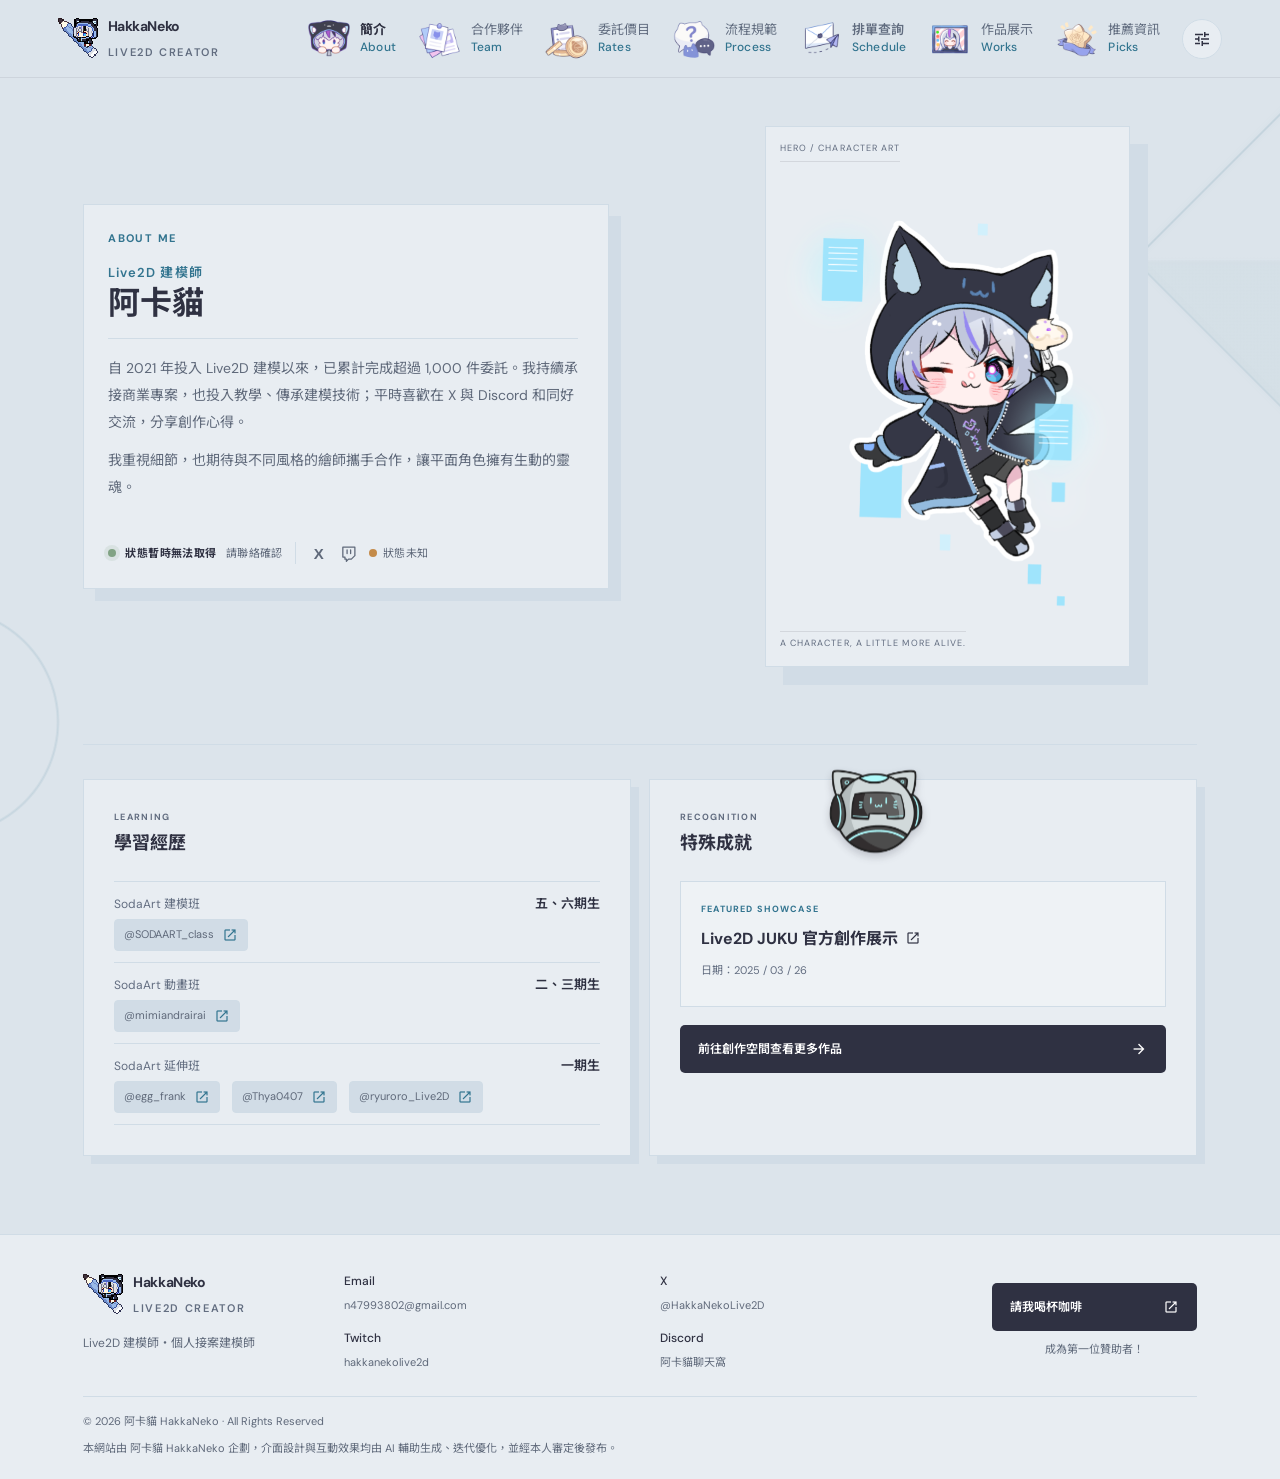
<file: index.html>
<!doctype html>
<html lang="zh-Hant">
  <head>
    <meta charset="utf-8" />
    <meta name="viewport" content="width=device-width, initial-scale=1" />
    <meta name="description" content="阿卡貓 HakkaNeko｜Live2D 建模、動態設計與創作交流。" />
    <meta name="theme-color" content="#e8eef3" />
    <meta property="og:type" content="website" />
    <meta property="og:site_name" content="阿卡貓 HakkaNeko" />
    <meta property="og:locale" content="zh_TW" />
    <meta property="og:title" content="阿卡貓 HakkaNeko｜Live2D 建模與動態設計" />
    <meta property="og:description" content="阿卡貓 HakkaNeko｜Live2D 建模、動態設計與創作交流。" />
    <meta property="og:url" content="https://hakkanekolive2d.cc/" />
    <meta property="og:image" content="https://hakkanekolive2d.cc/assets/images/hero-happy2024.png" />
    <meta property="og:image:type" content="image/png" />
    <meta property="og:image:width" content="965" />
    <meta property="og:image:height" content="1305" />
    <meta property="og:image:alt" content="阿卡貓 HakkaNeko，Live2D 建模與動態設計" />
    <meta name="twitter:card" content="summary" />
    <meta name="twitter:title" content="阿卡貓 HakkaNeko｜Live2D 建模與動態設計" />
    <meta name="twitter:description" content="阿卡貓 HakkaNeko｜Live2D 建模、動態設計與創作交流。" />
    <meta name="twitter:image" content="https://hakkanekolive2d.cc/assets/images/hero-happy2024.png" />
    <meta name="twitter:image:alt" content="阿卡貓 HakkaNeko 的角色插圖" />
    <link rel="icon" href="assets/images/hakkaneko-pixel.gif" type="image/gif" />
    <title>阿卡貓 HakkaNeko｜Live2D 建模與動態設計</title>
    <script src="theme-init.js?v=system-theme-follow-1"></script>
    <link rel="stylesheet" href="styles.css?v=site-background-flow-14" />
    <script src="script.js?v=site-preferences-9" defer></script>
  </head>
  <body>
    <div class="page-loader" data-page-loader role="status" aria-live="polite" aria-label="頁面載入中">
      <div class="page-loader-content">
        <span class="page-loader-mark" aria-hidden="true"><img class="page-loader-icon" src="assets/images/hakkaneko-pixel.gif" alt="" /></span>
        <span class="page-loader-label" aria-hidden="true">LOADING</span>
      </div>
    </div>
    <a class="skip-link" href="#main">跳至主要內容</a>
    <header class="site-header">
      <a class="brand" href="/" aria-label="阿卡貓首頁">
        <img class="brand-icon" src="assets/images/hakkaneko-pixel.gif" alt="" aria-hidden="true" />
        <span>HakkaNeko<small>LIVE2D CREATOR</small></span>
      </a>
      <button class="menu-toggle" aria-label="開啟導覽選單" aria-expanded="false" aria-controls="site-nav">
      </button>
      <nav class="site-nav" id="site-nav" aria-label="主要導覽">
        <a class="current nav-about" href="/" aria-current="page"><span class="nav-label">簡介<span class="nav-label-en" aria-hidden="true">About</span></span></a>
        <a class="nav-partners" href="collab/"><span class="nav-label">合作夥伴<span class="nav-label-en" aria-hidden="true">Team</span></span></a>
        <a class="nav-pricing" href="pricing/"><span class="nav-label">委託價目<span class="nav-label-en" aria-hidden="true">Rates</span></span></a>
        <a class="nav-process" href="process/"><span class="nav-label">流程規範<span class="nav-label-en" aria-hidden="true">Process</span></span></a>
        <a class="nav-schedule" href="schedule/"><span class="nav-label">排單查詢<span class="nav-label-en" aria-hidden="true">Schedule</span></span></a>
        <a class="nav-works" href="works/"><span class="nav-label">作品展示<span class="nav-label-en" aria-hidden="true">Works</span></span></a>
        <a class="nav-recommend" href="recommend/"><span class="nav-label">推薦資訊<span class="nav-label-en" aria-hidden="true">Picks</span></span></a>
        <div class="site-nav-settings" data-mobile-preferences-target>
          <p class="site-preferences-heading">顯示設定</p>
        </div>
      </nav>
      <div class="site-preferences">
        <button class="preferences-toggle" type="button" data-preferences-toggle aria-label="開啟顯示設定" aria-expanded="false" aria-controls="site-preferences-panel">
          <span class="material-icon" aria-hidden="true">tune</span>
        </button>
        <div class="site-preferences-panel" id="site-preferences-panel" data-preferences-panel hidden>
          <p class="site-preferences-heading">顯示設定</p>
          <div class="site-preferences-controls" data-preferences-controls>
            <button class="theme-toggle" type="button" data-theme-toggle aria-label="日夜模式" aria-pressed="false"><span class="material-icon" data-theme-icon aria-hidden="true">light_mode</span><span data-theme-label>日間模式</span></button>
            <button class="theme-toggle" type="button" data-pet-visibility-toggle aria-label="首頁貓球顯示設定" aria-pressed="true"><span class="material-icon" data-pet-visibility-icon aria-hidden="true">visibility</span><span data-pet-visibility-label>貓球顯示中</span></button>
          </div>
        </div>
      </div>
    </header>
    <main id="main">
      <section class="home-hero page-wrap">
        <div class="hero-copy">
          <p class="section-kicker">ABOUT ME</p>
          <h1 class="hero-profile-heading"><span class="hero-profile-role">Live2D 建模師</span><span class="hero-profile-name">阿卡貓</span></h1>
          <hr class="hero-profile-divider" aria-hidden="true" />
          <div class="hero-profile-copy">
            <p class="lead">自 2021 年投入 Live2D 建模以來，已累計完成超過 1,000 件委託。我持續承接商業專案，也投入教學、傳承建模技術；平時喜歡在 X 與 Discord 和同好交流，分享創作心得。</p>
            <p class="lead">我重視細節，也期待與不同風格的繪師攜手合作，讓平面角色擁有生動的靈魂。</p>
          </div>
          <div class="availability status-chip">
            <span class="availability-copy" data-commission-status data-state="unavailable" role="status" aria-live="polite">
              <span class="status-indicator" aria-hidden="true"></span>
              <strong data-status-label>狀態暫時無法取得</strong>
              <span data-status-detail>請聯絡確認</span>
            </span>
            <div class="availability-social" aria-label="社群連結與直播狀態">
              <a class="availability-social-link" href="https://x.com/HakkaNekoLive2D" target="_blank" rel="noopener noreferrer" aria-label="X（Twitter）">
                <span class="social-x-mark" aria-hidden="true">X</span>
              </a>
              <a class="availability-social-link" href="https://www.twitch.tv/hakkanekolive2d" target="_blank" rel="noopener noreferrer" aria-label="Twitch 頻道">
                <svg viewBox="0 0 24 24" aria-hidden="true">
                  <path d="M4 3h17v12l-5 5h-4l-3 3v-3H7v-3H4V3Z"></path>
                  <path d="M10 7v5M15 7v5"></path>
                </svg>
              </a>
              <span class="twitch-live-status" data-twitch-status data-endpoint="" data-state="loading" role="status" aria-live="polite" aria-label="Twitch 直播狀態：確認中">
                <span class="twitch-live-indicator" aria-hidden="true"></span>
                <span data-twitch-status-label>確認中</span>
              </span>
            </div>
          </div>
        </div>
        <div class="hero-visual">
          <button class="hero-frame" type="button" data-hero-card aria-label="阿卡貓角色卡，點擊與角色互動">
            <span class="frame-index">HERO / CHARACTER ART</span>
            <span class="hero-art-container">
              <img class="hero-art-image" src="assets/images/hero-happy2024.png" alt="阿卡貓穿著黑色貓耳帽外套、手持畫筆的角色插畫" fetchpriority="high" />
            </span>
            <span class="hero-pixel-popups" aria-hidden="true">
              <span class="hero-pixel-layout hero-pixel-layout--one">
                <span class="hero-pixel-popup" data-icon="auto_awesome"></span>
                <span class="hero-pixel-popup" data-icon="favorite"></span>
                <span class="hero-pixel-popup" data-icon="grid_view"></span>
                <span class="hero-pixel-popup" data-icon="add"></span>
              </span>
              <span class="hero-pixel-layout hero-pixel-layout--two">
                <span class="hero-pixel-popup" data-icon="diamond"></span>
                <span class="hero-pixel-popup" data-icon="auto_awesome"></span>
                <span class="hero-pixel-popup" data-icon="terminal"></span>
                <span class="hero-pixel-popup" data-icon="favorite"></span>
              </span>
              <span class="hero-pixel-layout hero-pixel-layout--three">
                <span class="hero-pixel-popup" data-icon="add"></span>
                <span class="hero-pixel-popup" data-icon="grid_view"></span>
                <span class="hero-pixel-popup" data-icon="auto_awesome"></span>
                <span class="hero-pixel-popup" data-icon="diamond"></span>
              </span>
            </span>
            <span class="hero-card-dialogue" data-hero-dialogue role="status" aria-live="polite"></span>
            <span class="frame-caption">A CHARACTER, A LITTLE MORE ALIVE.</span>
          </button>
        </div>
      </section>
      <section class="home-profile-records page-wrap content-section" aria-label="學習經歷與特殊成就">
        <hr class="profile-records-divider" aria-hidden="true" />
        <div class="profile-records-grid">
          <article class="profile-record-card">
            <header class="profile-record-card-heading">
              <div>
                <p class="profile-record-overline">LEARNING</p>
                <h3>學習經歷</h3>
              </div>
            </header>
            <ul class="learning-record-list">
              <li>
                <div class="learning-record-details">
                  <div class="learning-record-heading"><span class="learning-record-course">SodaArt 建模班</span><strong class="learning-record-cohort">五、六期生</strong></div>
                  <a class="learning-record-link" href="https://x.com/SODAART_class" target="_blank" rel="noopener noreferrer">@SODAART_class <span class="external-link-icon" aria-hidden="true"></span></a>
                </div>
              </li>
              <li>
                <div class="learning-record-details">
                  <div class="learning-record-heading"><span class="learning-record-course">SodaArt 動畫班</span><strong class="learning-record-cohort">二、三期生</strong></div>
                  <a class="learning-record-link" href="https://x.com/mimiandrairai" target="_blank" rel="noopener noreferrer">@mimiandrairai <span class="external-link-icon" aria-hidden="true"></span></a>
                </div>
              </li>
              <li>
                <div class="learning-record-details">
                  <div class="learning-record-heading"><span class="learning-record-course">SodaArt 延伸班</span><strong class="learning-record-cohort">一期生</strong></div>
                  <div class="learning-record-links" aria-label="延伸班相關帳號">
                    <a class="learning-record-link" href="https://x.com/egg_frank" target="_blank" rel="noopener noreferrer">@egg_frank <span class="external-link-icon" aria-hidden="true"></span></a>
                    <a class="learning-record-link" href="https://x.com/Thya0407" target="_blank" rel="noopener noreferrer">@Thya0407 <span class="external-link-icon" aria-hidden="true"></span></a>
                    <a class="learning-record-link" href="https://x.com/ryuroro_Live2D" target="_blank" rel="noopener noreferrer">@ryuroro_Live2D <span class="external-link-icon" aria-hidden="true"></span></a>
                  </div>
                </div>
              </li>
            </ul>
          </article>
          <article class="profile-record-card profile-achievement-card">
            <header class="profile-record-card-heading">
              <div>
                <p class="profile-record-overline">RECOGNITION</p>
                <h3>特殊成就</h3>
              </div>
            </header>
            <div class="profile-achievement">
              <p class="profile-achievement-label">FEATURED SHOWCASE</p>
              <h4><a href="https://x.com/HakkaNekoLive2D/status/1904751322123165795" target="_blank" rel="noopener noreferrer">Live2D JUKU 官方創作展示 <span class="external-link-icon" aria-hidden="true"></span></a></h4>
              <time datetime="2025-03-26">日期：2025 / 03 / 26</time>
            </div>
            <a class="button button-primary profile-record-link" href="works/">前往創作空間查看更多作品 <span class="material-icon button-arrow" aria-hidden="true">arrow_forward</span></a>
          </article>
        </div>
      </section>
    </main>
    <footer class="site-footer" id="site-footer">
      <div class="footer-main">
        <div class="footer-identity">
          <a class="brand" href="/"><img class="brand-icon" src="assets/images/hakkaneko-pixel.gif" alt="" aria-hidden="true" /><span>HakkaNeko<small>LIVE2D CREATOR</small></span></a>
          <p class="footer-role">Live2D 建模師・個人接案建模師</p>
        </div>
        <nav class="footer-links" aria-label="社群與聯絡方式">
          <a class="footer-link" href="mailto:n47993802@gmail.com"><span>Email</span><span>n47993802@gmail.com</span></a>
          <a class="footer-link" href="https://x.com/HakkaNekoLive2D" target="_blank" rel="noopener noreferrer"><span>X</span><span>@HakkaNekoLive2D</span></a>
          <a class="footer-link" href="https://www.twitch.tv/hakkanekolive2d" target="_blank" rel="noopener noreferrer"><span>Twitch</span><span>hakkanekolive2d</span></a>
          <a class="footer-link" href="https://discord.gg/sXeKwm4Bkz" target="_blank" rel="noopener noreferrer"><span>Discord</span><span>阿卡貓聊天窩</span></a>
        </nav>
      </div>
      <div class="footer-support">
        <a class="button button-primary" href="https://ko-fi.com/hakkanekolive2d" target="_blank" rel="noopener noreferrer">請我喝杯咖啡 <span class="button-arrow button-external-icon" aria-hidden="true"></span></a>
        <p>成為第一位贊助者！</p>
      </div>
      <div class="footer-bottom">
        <small>© <span data-year></span> 阿卡貓 HakkaNeko · All Rights Reserved</small>
        <p>本網站由 阿卡貓 HakkaNeko 企劃，介面設計與互動效果均由 AI 輔助生成、迭代優化，並經本人審定後發布。</p>
      </div>
    </footer>
    <aside class="desktop-pet" data-desktop-pet aria-label="貓球角色互動">
      <div class="desktop-pet-stage" data-pet-stage>
        <button class="desktop-pet-character is-floating" data-pet-character type="button" aria-label="貓球，點擊對話；拖曳並放開可拋出" title="點我說話，拖曳我再放開">
          <span class="desktop-pet-art">
            <img src="assets/images/cat-orb.png" alt="" draggable="false" />
          </span>
          <span class="desktop-pet-emote" data-pet-emote aria-hidden="true"></span>
        </button>
      </div>
      <span class="desktop-pet-speech" data-pet-speech role="status" aria-live="polite" aria-atomic="true">
        <span class="desktop-pet-speech-text" data-pet-speech-text aria-hidden="true"></span>
        <span class="visually-hidden" data-pet-speech-accessible></span>
      </span>
    </aside>
  </body>
</html>
</file>
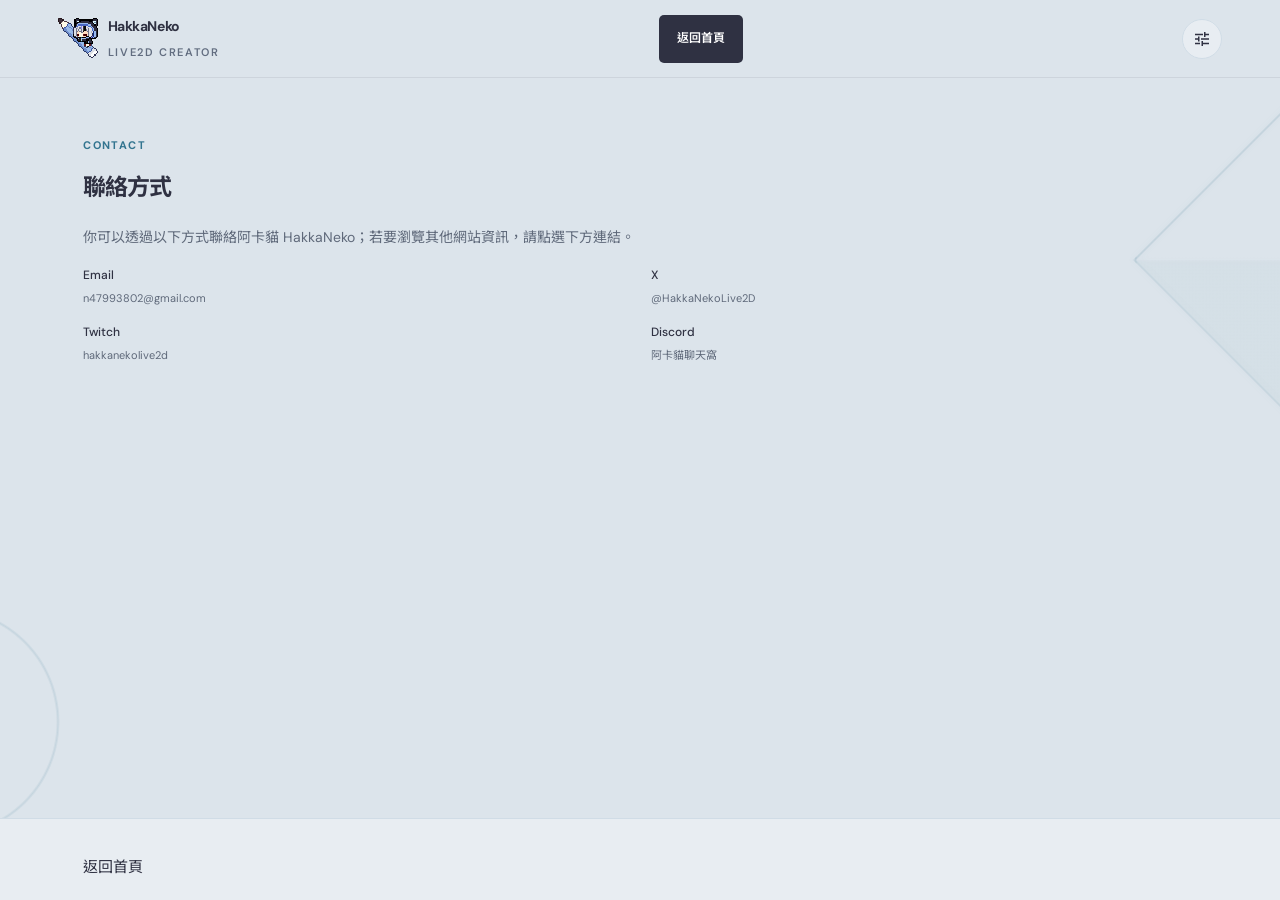
<file: contact/index.html>
<!doctype html>
<html lang="zh-Hant">
  <head>
    <meta charset="utf-8" />
    <meta name="viewport" content="width=device-width, initial-scale=1" />
    <meta name="description" content="聯絡阿卡貓 HakkaNeko，了解 Live2D 建模、動態設計與創作合作。" />
    <meta name="theme-color" content="#e8eef3" />
    <meta property="og:type" content="website" />
    <meta property="og:site_name" content="阿卡貓 HakkaNeko" />
    <meta property="og:locale" content="zh_TW" />
    <meta property="og:title" content="聯絡阿卡貓 HakkaNeko" />
    <meta property="og:description" content="聯絡阿卡貓 HakkaNeko，了解 Live2D 建模、動態設計與創作合作。" />
    <meta property="og:url" content="https://hakkanekolive2d.cc/contact/" />
    <meta property="og:image" content="https://hakkanekolive2d.cc/assets/images/hero-happy2024.png" />
    <meta property="og:image:type" content="image/png" />
    <meta property="og:image:width" content="965" />
    <meta property="og:image:height" content="1305" />
    <meta property="og:image:alt" content="阿卡貓 HakkaNeko 的角色插圖" />
    <meta name="twitter:card" content="summary_large_image" />
    <meta name="twitter:title" content="聯絡阿卡貓 HakkaNeko" />
    <meta name="twitter:description" content="聯絡阿卡貓 HakkaNeko，了解 Live2D 建模、動態設計與創作合作。" />
    <meta name="twitter:image" content="https://hakkanekolive2d.cc/assets/images/hero-happy2024.png" />
    <meta name="twitter:image:alt" content="阿卡貓 HakkaNeko 的角色插圖" />
    <link rel="icon" href="../assets/images/hakkaneko-pixel.gif" type="image/gif" />
    <script src="../theme-init.js?v=system-theme-follow-1"></script>
    <link rel="stylesheet" href="../styles.css?v=site-background-flow-14" />
    <script src="../script.js?v=site-preferences-9" defer></script>
    <title>聯絡阿卡貓 HakkaNeko</title>
  </head>
  <body>
    <header class="site-header">
      <a class="brand" href="../">
        <img class="brand-icon" src="../assets/images/hakkaneko-pixel.gif" alt="" aria-hidden="true" />
        <span>HakkaNeko<small>LIVE2D CREATOR</small></span>
      </a>
      <a class="button button-primary" href="../index.html#site-footer">返回首頁</a>
      <div class="site-preferences">
        <button class="preferences-toggle" type="button" data-preferences-toggle aria-label="開啟顯示設定" aria-expanded="false" aria-controls="site-preferences-panel"><span class="material-icon" aria-hidden="true">tune</span></button>
        <div class="site-preferences-panel" id="site-preferences-panel" data-preferences-panel hidden>
          <p class="site-preferences-heading">顯示設定</p>
          <div class="site-preferences-controls" data-preferences-controls>
            <button class="theme-toggle" type="button" data-theme-toggle aria-label="日夜模式" aria-pressed="false"><span class="material-icon" data-theme-icon aria-hidden="true">light_mode</span><span data-theme-label>日間模式</span></button>
            <button class="theme-toggle" type="button" data-pet-visibility-toggle aria-label="首頁貓球顯示設定" aria-pressed="true"><span class="material-icon" data-pet-visibility-icon aria-hidden="true">visibility</span><span data-pet-visibility-label>貓球顯示中</span></button>
          </div>
        </div>
      </div>
    </header>
    <main id="main" class="page-wrap content-section">
      <p class="section-kicker">CONTACT</p>
      <h1 class="page-subtitle">聯絡方式</h1>
      <p class="page-copy">你可以透過以下方式聯絡阿卡貓 HakkaNeko；若要瀏覽其他網站資訊，請點選下方連結。</p>
      <nav class="footer-links" aria-label="社群與聯絡方式">
        <a class="footer-link" href="mailto:n47993802@gmail.com"><span>Email</span><span>n47993802@gmail.com</span></a>
        <a class="footer-link" href="https://x.com/HakkaNekoLive2D" target="_blank" rel="noopener noreferrer"><span>X</span><span>@HakkaNekoLive2D</span></a>
        <a class="footer-link" href="https://www.twitch.tv/hakkanekolive2d" target="_blank" rel="noopener noreferrer"><span>Twitch</span><span>hakkanekolive2d</span></a>
        <a class="footer-link" href="https://discord.gg/sXeKwm4Bkz" target="_blank" rel="noopener noreferrer"><span>Discord</span><span>阿卡貓聊天窩</span></a>
      </nav>
    </main>
    <footer class="site-footer inner-footer">
      <a href="../">返回首頁</a>
    </footer>
  </body>
</html>
</file>
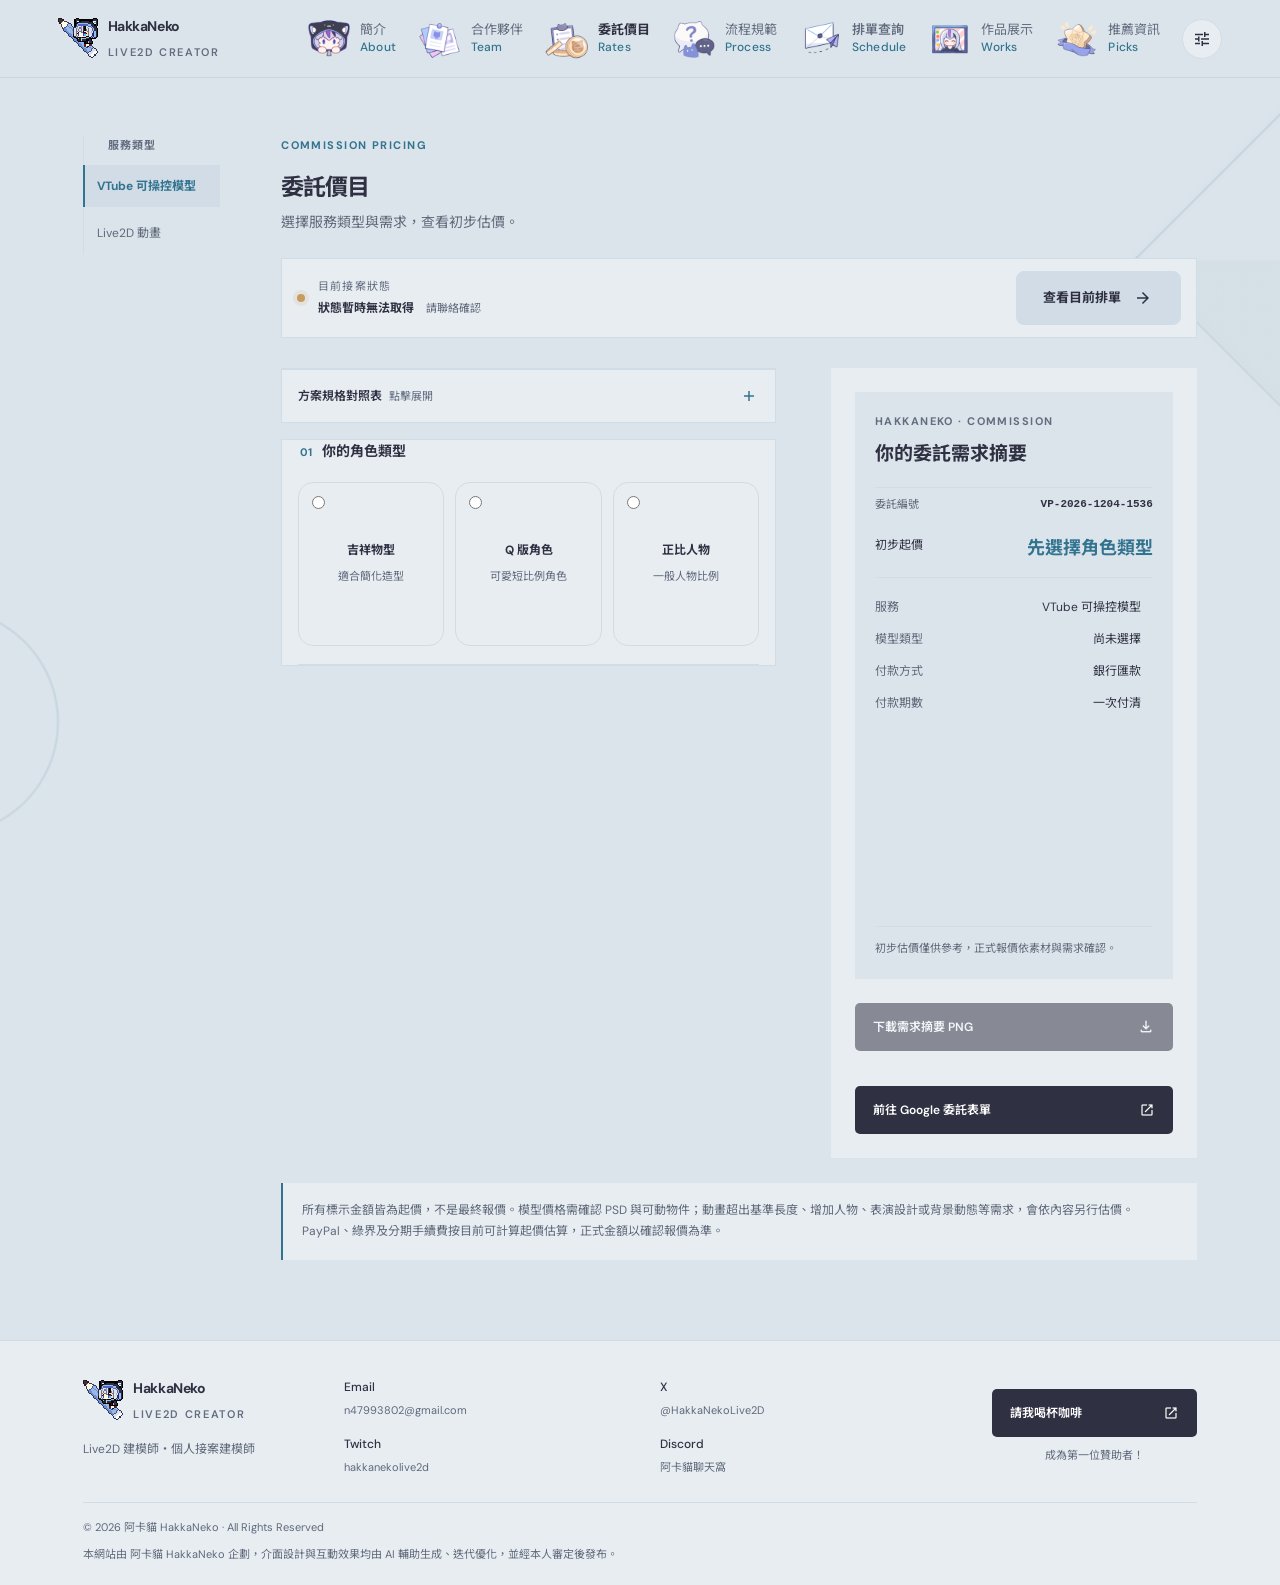
<file: pricing/index.html>
<!doctype html>
<html lang="zh-Hant">
  <head>
    <meta charset="utf-8" /><meta name="viewport" content="width=device-width, initial-scale=1" />
    <meta name="description" content="選擇你的 Live2D 建模或動態設計需求，整理規格並聯絡阿卡貓洽詢報價。" />
    <meta property="og:type" content="website" /><meta property="og:site_name" content="阿卡貓 HakkaNeko" /><meta property="og:locale" content="zh_TW" />
    <meta property="og:title" content="委託價目｜阿卡貓 HakkaNeko" /><meta property="og:description" content="選擇你的 Live2D 建模或動態設計需求，整理規格並聯絡阿卡貓洽詢報價。" /><meta property="og:url" content="https://hakkanekolive2d.cc/pricing/" />
    <meta property="og:image" content="https://hakkanekolive2d.cc/assets/images/hero-happy2024.png" /><meta property="og:image:type" content="image/png" /><meta property="og:image:width" content="965" /><meta property="og:image:height" content="1305" /><meta property="og:image:alt" content="阿卡貓 HakkaNeko 的角色插圖" />
    <meta name="twitter:card" content="summary_large_image" /><meta name="twitter:title" content="委託價目｜阿卡貓 HakkaNeko" /><meta name="twitter:description" content="選擇你的 Live2D 建模或動態設計需求，整理規格並聯絡阿卡貓洽詢報價。" />
    <meta name="twitter:image" content="https://hakkanekolive2d.cc/assets/images/hero-happy2024.png" /><meta name="twitter:image:alt" content="阿卡貓 HakkaNeko 的角色插圖" />
    <link rel="icon" href="../assets/images/hakkaneko-pixel.gif" type="image/gif" />
    <title>委託價目｜阿卡貓 HakkaNeko</title><script src="../theme-init.js?v=system-theme-follow-1"></script><link rel="stylesheet" href="../styles.css?v=site-background-flow-14" /><script src="../script.js?v=site-preferences-9" defer></script>
  </head>
  <body>
    <div class="page-loader" data-page-loader role="status" aria-live="polite" aria-label="頁面載入中">
      <div class="page-loader-content">
        <span class="page-loader-mark" aria-hidden="true"><img class="page-loader-icon" src="../assets/images/hakkaneko-pixel.gif" alt="" /></span>
        <span class="page-loader-label" aria-hidden="true">LOADING</span>
      </div>
    </div>
    <a class="skip-link" href="#main">跳至主要內容</a>
    <header class="site-header">
      <a class="brand" href="../"><img class="brand-icon" src="../assets/images/hakkaneko-pixel.gif" alt="" aria-hidden="true" /><span>HakkaNeko<small>LIVE2D CREATOR</small></span></a>
      <button class="menu-toggle" aria-label="開啟導覽選單" aria-expanded="false" aria-controls="site-nav"></button>
      <nav class="site-nav" id="site-nav" aria-label="主要導覽">
        <a class="nav-about" href="../"><span class="nav-label">簡介<span class="nav-label-en" aria-hidden="true">About</span></span></a><a class="nav-partners" href="../collab/"><span class="nav-label">合作夥伴<span class="nav-label-en" aria-hidden="true">Team</span></span></a><a class="current nav-pricing" href="./" aria-current="page"><span class="nav-label">委託價目<span class="nav-label-en" aria-hidden="true">Rates</span></span></a><a class="nav-process" href="../process/"><span class="nav-label">流程規範<span class="nav-label-en" aria-hidden="true">Process</span></span></a><a class="nav-schedule" href="../schedule/"><span class="nav-label">排單查詢<span class="nav-label-en" aria-hidden="true">Schedule</span></span></a><a class="nav-works" href="../works/"><span class="nav-label">作品展示<span class="nav-label-en" aria-hidden="true">Works</span></span></a><a class="nav-recommend" href="../recommend/"><span class="nav-label">推薦資訊<span class="nav-label-en" aria-hidden="true">Picks</span></span></a>
        <div class="site-nav-settings" data-mobile-preferences-target><p class="site-preferences-heading">顯示設定</p></div>
      </nav>
      <div class="site-preferences">
        <button class="preferences-toggle" type="button" data-preferences-toggle aria-label="開啟顯示設定" aria-expanded="false" aria-controls="site-preferences-panel"><span class="material-icon" aria-hidden="true">tune</span></button>
        <div class="site-preferences-panel" id="site-preferences-panel" data-preferences-panel hidden>
          <p class="site-preferences-heading">顯示設定</p>
          <div class="site-preferences-controls" data-preferences-controls>
            <button class="theme-toggle" type="button" data-theme-toggle aria-label="日夜模式" aria-pressed="false"><span class="material-icon" data-theme-icon aria-hidden="true">light_mode</span><span data-theme-label>日間模式</span></button>
            <button class="theme-toggle" type="button" data-pet-visibility-toggle aria-label="首頁貓球顯示設定" aria-pressed="true"><span class="material-icon" data-pet-visibility-icon aria-hidden="true">visibility</span><span data-pet-visibility-label>貓球顯示中</span></button>
          </div>
        </div>
      </div>
    </header>
    <main id="main">
      <section class="page-wrap content-section pricing-layout">
        <div class="local-page-nav pricing-local-nav">
          <p class="local-page-nav-heading">服務類型</p>
          <div class="local-page-nav-tabs" role="tablist" aria-label="委託服務類型" data-fade-panels data-replay-visited-panels>
            <button id="pricing-tab-model" type="button" role="tab" aria-selected="true" aria-controls="pricing-model-panel" tabindex="0" data-service-value="model">VTube 可操控模型</button>
            <button id="pricing-tab-animation" type="button" role="tab" aria-selected="false" aria-controls="pricing-animation-panel" tabindex="-1" data-service-value="animation">Live2D 動畫</button>
          </div>
        </div>
        <div class="pricing-main-content">
          <div class="pricing-page-heading">
            <p class="section-kicker">COMMISSION PRICING</p>
            <h1 class="page-subtitle">委託價目</h1>
            <p class="page-copy">選擇服務類型與需求，查看初步估價。</p>
          </div>
          <a class="status-panel" href="../schedule/" data-commission-status data-state="unavailable" aria-live="polite" aria-label="狀態暫時無法取得，請聯絡確認，查看目前排單">
            <span class="status-indicator" aria-hidden="true"></span>
            <div><small>目前接案狀態</small><strong data-status-label>狀態暫時無法取得</strong><span data-status-detail>請聯絡確認</span></div>
            <span class="status-link-arrow">查看目前排單<span class="material-icon" aria-hidden="true">arrow_forward</span></span>
          </a>
          <div class="calculator" id="commission-calculator">
          <input type="radio" name="service" value="model" checked hidden />
          <input type="radio" name="service" value="animation" hidden />
          <div class="calculator-groups">
            <div class="pricing-service-panel" id="pricing-model-panel" role="tabpanel" aria-labelledby="pricing-tab-model" tabindex="0">
          <details class="plan-comparison" id="plan-comparison">
              <summary>
                <span>方案規格對照表 <small>點擊展開</small></span>
                <span class="material-icon plan-comparison-icon" aria-hidden="true">add</span>
              </summary>
              <div class="plan-comparison-content" role="region" aria-label="建模方案規格對照表">
                <div class="plan-comparison-scroll">
                  <table class="plan-comparison-table">
                    <thead>
                      <tr>
                        <th scope="col">規格項目</th>
                        <th scope="col">標準</th>
                        <th scope="col">專業</th>
                        <th scope="col">頂級</th>
                      </tr>
                    </thead>
                    <tbody>
                      <tr>
                        <th scope="row">面部捕捉</th>
                        <td>基礎九軸</td>
                        <td>XYZ 軸大幅度</td>
                        <td>全功能精細捕捉</td>
                      </tr>
                      <tr>
                        <th scope="row">口型動態</th>
                        <td>基礎口型</td>
                        <td>進階口型（含特殊發音）</td>
                        <td>全口型（含舌頭與細節，AIUEO 口型免費）</td>
                      </tr>
                      <tr>
                        <th scope="row">物理晃動</th>
                        <td>基礎物理</td>
                        <td>複雜物理（多層服裝、長髮）</td>
                        <td>頂級物理（碰撞與細緻動態）</td>
                      </tr>
                      <tr>
                        <th scope="row">特效動畫</th>
                        <td>額外加購</td>
                        <td>額外加購</td>
                        <td>內含基礎特效</td>
                      </tr>
                      <tr class="plan-comparison-price">
                        <th scope="row">方案起價</th>
                        <td data-plan-comparison-price="standard">—</td>
                        <td data-plan-comparison-price="professional">—</td>
                        <td data-plan-comparison-price="top">—</td>
                      </tr>
                    </tbody>
                  </table>
                </div>
                <p>請先選擇角色類型查看對應起價；方案內容仍需依 PSD 與角色複雜度確認。</p>
              </div>
            </details>

            <div class="calculator-selection-flow" id="calculator-selection-flow">
              <div class="calculator-branch" id="model-options" data-service-panel="model">
                <fieldset class="choice-group choice-card-group">
                  <legend><span>01</span>你的角色類型</legend>
                  <label class="choice-row choice-card">
                    <input type="radio" name="model-type" value="simplified" />
                    <span class="choice-card-title">吉祥物型</span>
                    <span class="choice-card-summary">適合簡化造型</span>
                    <small><strong>吉祥物型適用</strong>例如史萊姆或輪廓、細節較簡化的角色。</small>
                  </label>
                  <label class="choice-row choice-card">
                    <input type="radio" name="model-type" value="chibi" />
                    <span class="choice-card-title">Q 版角色</span>
                    <span class="choice-card-summary">可愛短比例角色</span>
                    <small><strong>Q 版角色適用</strong>頭身比例較短、造型可愛的角色。</small>
                  </label>
                  <label class="choice-row choice-card">
                    <input type="radio" name="model-type" value="proportionate" />
                    <span class="choice-card-title">正比人物</span>
                    <span class="choice-card-summary">一般人物比例</span>
                    <small><strong>正比人物適用</strong>一般人物比例的角色，適合製作較完整的身體動態。</small>
                  </label>
                </fieldset>

                <fieldset class="choice-group choice-card-group" id="model-plan-options" hidden>
                  <legend><span>02</span>選擇建模方案</legend>
                  <label class="choice-row choice-card choice-plan-card" data-model-plan-option="standard">
                    <input type="radio" name="model-plan" value="standard" checked />
                    <span class="choice-plan-name"><strong>標準方案</strong><small data-model-plan-price="standard"></small></span>
                    <span class="choice-card-summary">頭部重點動態＋身體簡單動態</span>
                    <small><strong>標準方案包含</strong>基本頭部控制、眨眼／口型、簡單身體搖擺與呼吸物理（依模型適用）。</small>
                  </label>
                  <label class="choice-row choice-card choice-plan-card" data-model-plan-option="professional">
                    <input type="radio" name="model-plan" value="professional" />
                    <span class="choice-plan-name"><strong>專業方案</strong><small data-model-plan-price="professional"></small></span>
                    <span class="choice-card-summary">完整動態與優化物理效果</span>
                    <small><strong>專業方案包含</strong>完整身體與頭部動態、基本手部動態，以及物理效果優化。</small>
                  </label>
                  <label class="choice-row choice-card choice-plan-card" data-model-plan-option="top">
                    <input type="radio" name="model-plan" value="top" />
                    <span class="choice-plan-name"><strong>頂級方案</strong><small data-model-plan-price="top"></small></span>
                    <span class="choice-card-summary">全身高動態與極致物理</span>
                    <small><strong>頂級方案包含</strong>高精細度、追蹤判斷與五官連動、配件獨立物理，並可依需求規劃更完整的動態表現。</small>
                  </label>
                </fieldset>
              </div>
            </div>

            <div class="calculator-branch calculator-service-extra" id="model-extra-options" data-service-panel="model" hidden>
              <fieldset class="choice-group">
                <legend><span>03</span>想加做哪些項目？</legend>
                <div class="quantity-options">
                  <div class="quantity-option">
                    <label for="addon-expressions">表情拆分<small data-model-quantity-price="expressions"></small></label>
                    <div class="quantity-stepper">
                      <button class="quantity-step-button" type="button" data-quantity-step="down" aria-controls="addon-expressions" aria-label="減少表情拆分數量">−</button>
                      <input id="addon-expressions" type="number" min="0" step="1" value="0" data-model-quantity="expressions" aria-label="表情拆分數量" />
                      <button class="quantity-step-button" type="button" data-quantity-step="up" aria-controls="addon-expressions" aria-label="增加表情拆分數量">+</button>
                    </div>
                  </div>
                  <div class="quantity-option">
                    <label for="addon-hairstyles">髮型拆分<small data-model-quantity-price="hairstyles"></small></label>
                    <div class="quantity-stepper">
                      <button class="quantity-step-button" type="button" data-quantity-step="down" aria-controls="addon-hairstyles" aria-label="減少髮型拆分數量">−</button>
                      <input id="addon-hairstyles" type="number" min="0" step="1" value="0" data-model-quantity="hairstyles" aria-label="髮型拆分數量" />
                      <button class="quantity-step-button" type="button" data-quantity-step="up" aria-controls="addon-hairstyles" aria-label="增加髮型拆分數量">+</button>
                    </div>
                  </div>
                  <div class="quantity-option">
                    <label for="addon-outfits">服裝<small data-model-quantity-price="outfits"></small></label>
                    <div class="quantity-stepper">
                      <button class="quantity-step-button" type="button" data-quantity-step="down" aria-controls="addon-outfits" aria-label="減少服裝數量">−</button>
                      <input id="addon-outfits" type="number" min="0" step="1" value="0" data-model-quantity="outfits" aria-label="服裝數量" />
                      <button class="quantity-step-button" type="button" data-quantity-step="up" aria-controls="addon-outfits" aria-label="增加服裝數量">+</button>
                    </div>
                  </div>
                  <div class="quantity-option">
                    <label for="addon-accessories">配件<small data-model-quantity-price="accessories"></small></label>
                    <div class="quantity-stepper">
                      <button class="quantity-step-button" type="button" data-quantity-step="down" aria-controls="addon-accessories" aria-label="減少配件數量">−</button>
                      <input id="addon-accessories" type="number" min="0" step="1" value="0" data-model-quantity="accessories" aria-label="配件數量" />
                      <button class="quantity-step-button" type="button" data-quantity-step="up" aria-controls="addon-accessories" aria-label="增加配件數量">+</button>
                    </div>
                  </div>
                  <div class="quantity-option">
                    <label for="addon-gestures">手勢動畫<small data-model-quantity-price="gestures"></small></label>
                    <div class="quantity-stepper">
                      <button class="quantity-step-button" type="button" data-quantity-step="down" aria-controls="addon-gestures" aria-label="減少手勢動畫數量">−</button>
                      <input id="addon-gestures" type="number" min="0" step="1" value="0" data-model-quantity="gestures" aria-label="手勢動畫數量" />
                      <button class="quantity-step-button" type="button" data-quantity-step="up" aria-controls="addon-gestures" aria-label="增加手勢動畫數量">+</button>
                    </div>
                  </div>
                  <div class="quantity-option">
                    <label for="addon-effects">特效動畫<small data-model-quantity-price="effects"></small></label>
                    <div class="quantity-stepper">
                      <button class="quantity-step-button" type="button" data-quantity-step="down" aria-controls="addon-effects" aria-label="減少特效動畫數量">−</button>
                      <input id="addon-effects" type="number" min="0" step="1" value="0" data-model-quantity="effects" aria-label="特效動畫數量" />
                      <button class="quantity-step-button" type="button" data-quantity-step="up" aria-controls="addon-effects" aria-label="增加特效動畫數量">+</button>
                    </div>
                  </div>
                </div>
              </fieldset>
              <fieldset class="choice-group">
                <legend><span>04</span>還有其他功能需求嗎？（選填）</legend>
                <div class="toggle-options">
                  <label class="toggle-option"><input type="checkbox" data-model-addon="tongue" /><span>吐舌</span><small data-model-addon-price></small></label>
                  <label class="toggle-option"><input type="checkbox" data-model-addon="animalEars" /><span>獸耳</span><small data-model-addon-price></small></label>
                  <label class="toggle-option"><input type="checkbox" data-model-addon="tail" /><span>尾巴</span><small data-model-addon-price></small></label>
                  <label class="toggle-option"><input type="checkbox" data-model-addon="aiueo" /><span>AIUEO 口型</span><small data-model-addon-price></small></label>
                  <label class="toggle-option"><input type="checkbox" data-model-addon="trackingLoss" /><span>追蹤丟失動畫</span><small data-model-addon-price></small></label>
                  <label class="toggle-option"><input type="checkbox" data-model-addon="chibiConversion" /><span>Q 版化</span><small data-model-addon-price></small></label>
                  <label class="toggle-option"><input type="checkbox" data-model-addon="vbridger" data-requires-plan="top" /><span>VBridger 相容</span><small data-model-addon-price></small></label>
                  <label class="toggle-option"><input type="checkbox" value="工程資料加購" data-manual-model-option /><span>工程資料加購</span><small>需另外提出</small></label>
                </div>
                <p class="field-note auto-additions-note" data-auto-additions-note hidden>AIUEO 口型與追蹤丟失動畫會自動加入頂級方案（免費），無需手動勾選。</p>
              </fieldset>
            </div>

            </div>
            <div class="pricing-service-panel" id="pricing-animation-panel" role="tabpanel" aria-labelledby="pricing-tab-animation" tabindex="0" hidden>
            <div class="calculator-selection-flow">
              <div class="calculator-branch" id="animation-options" data-service-panel="animation" hidden>
                <fieldset class="choice-group choice-card-group choice-card-group-two">
                  <legend><span>01</span>想製作哪一類動畫？</legend>
                  <label class="choice-row choice-card">
                    <input type="radio" name="animation-type" value="short" />
                    <span class="choice-card-title">短版動態素材</span>
                    <span class="choice-card-summary">貼圖、Logo、短循環</span>
                    <small><strong>短版素材包含</strong>動態貼圖、動態 Logo 或適合循環播放的短動畫。</small>
                  </label>
                  <label class="choice-row choice-card">
                    <input type="radio" name="animation-type" value="scene" />
                    <span class="choice-card-title">場景／影片型動畫</span>
                    <span class="choice-card-summary">背景與演出設計</span>
                    <small><strong>影片型動畫包含</strong>背景、OP／ED 或其他需要場景與演出設計的動畫內容。</small>
                  </label>
                </fieldset>
              </div>
            </div>

            <div class="calculator-branch calculator-service-extra" id="animation-detail-options" data-service-panel="animation" hidden>
              <div data-animation-panel="short">
                <fieldset class="choice-group">
                  <legend><span>02</span>短版素材細節</legend>
                  <div class="animation-quantity-options">
                    <div class="form-field-row quantity-option">
                      <label for="short-quantity">想製作幾件？</label>
                      <div class="quantity-stepper">
                        <button class="quantity-step-button" type="button" data-quantity-step="down" aria-controls="short-quantity" aria-label="減少短版素材件數">−</button>
                        <input id="short-quantity" type="number" min="1" step="1" value="1" data-short-quantity />
                        <button class="quantity-step-button" type="button" data-quantity-step="up" aria-controls="short-quantity" aria-label="增加短版素材件數">+</button>
                      </div>
                    </div>
                    <div class="form-field-row quantity-option">
                      <label for="short-duration">每件預計幾秒？</label>
                      <div class="quantity-stepper">
                        <button class="quantity-step-button" type="button" data-quantity-step="down" aria-controls="short-duration" aria-label="減少短版素材秒數">−</button>
                        <input id="short-duration" type="number" min="1" step="1" value="3" data-short-duration />
                        <button class="quantity-step-button" type="button" data-quantity-step="up" aria-controls="short-duration" aria-label="增加短版素材秒數">+</button>
                      </div>
                    </div>
                  </div>
                  <label class="toggle-option"><input type="checkbox" value="循環播放" data-short-loop /><span>需要循環播放（已包含於起價）</span></label>
                  <p class="field-note">每件 3 秒 NT$500 起；超過 3 秒依內容另估。</p>
                </fieldset>
              </div>

              <div data-animation-panel="scene" hidden>
                <fieldset class="choice-group">
                  <legend><span>02</span>場景／影片細節</legend>
                  <div class="animation-quantity-options">
                    <div class="form-field-row quantity-option">
                      <label for="scene-duration">預計製作幾秒？</label>
                      <div class="quantity-stepper">
                        <button class="quantity-step-button" type="button" data-quantity-step="down" aria-controls="scene-duration" aria-label="減少動畫秒數">−</button>
                        <input id="scene-duration" type="number" min="1" step="1" value="5" data-scene-duration />
                        <button class="quantity-step-button" type="button" data-quantity-step="up" aria-controls="scene-duration" aria-label="增加動畫秒數">+</button>
                      </div>
                    </div>
                    <div class="form-field-row quantity-option">
                      <label for="scene-characters">動畫裡有幾位人物？</label>
                      <div class="quantity-stepper">
                        <button class="quantity-step-button" type="button" data-quantity-step="down" aria-controls="scene-characters" aria-label="減少人物數量">−</button>
                        <input id="scene-characters" type="number" min="1" step="1" value="1" data-scene-characters />
                        <button class="quantity-step-button" type="button" data-quantity-step="up" aria-controls="scene-characters" aria-label="增加人物數量">+</button>
                      </div>
                    </div>
                  </div>
                  <label class="text-field" for="scene-detail">想要的視覺風格或精緻度
                    <textarea id="scene-detail" rows="3" data-scene-detail placeholder="可以描述風格、畫面細節，或提供參考方向"></textarea>
                  </label>
                  <label class="text-field" for="scene-performance">有指定的表演內容嗎？
                    <textarea id="scene-performance" rows="3" data-scene-performance placeholder="有想呈現的動作或演出情節，都可以寫在這裡"></textarea>
                  </label>
                  <label class="text-field" for="scene-background">背景也需要動起來嗎？
                    <textarea id="scene-background" rows="3" data-scene-background placeholder="基準內容為靜態背景；若需要背景動畫，請描述想法"></textarea>
                  </label>
                  <p class="field-note">5 秒、1 位人物、單一循環動作、靜態背景 NT$2,000 起；其他需求另行確認。</p>
                </fieldset>
              </div>
            </div>
            </div>

            <div class="calculator-payment-options" data-payment-options hidden>
              <fieldset class="choice-group">
                <legend><span data-section-number="payment-method">05</span>選擇付款方式</legend>
                <label class="choice-row"><input type="radio" name="payment-method" value="bank" checked /><span>銀行匯款</span><small>無平台手續費</small></label>
                <label class="choice-row"><input type="radio" name="payment-method" value="paypal" /><span>PayPal</span><small>另加 5% 手續費</small></label>
                <label class="choice-row"><input type="radio" name="payment-method" value="ecpay" /><span>綠界／超商</span><small>另加 2.9% 手續費</small></label>
              </fieldset>
              <fieldset class="choice-group">
                <legend><span data-section-number="payment-plan">06</span>選擇付款期數</legend>
                <label class="choice-row"><input type="radio" name="payment-plan" value="full" checked /><span>一次付清</span></label>
                <label class="choice-row"><input type="radio" name="payment-plan" value="two" /><span>兩期分款</span><small>50%／50%，總價 +3%</small></label>
                <label class="choice-row"><input type="radio" name="payment-plan" value="three" /><span>三期付款</span><small>平均分三期，總價 +5%</small></label>
              </fieldset>
              <fieldset class="choice-group">
                <legend><span data-section-number="delivery">07</span>希望交期與其他想法</legend>
                <label class="toggle-option toggle-option-rush"><input type="checkbox" data-rush /><span>有加急需求（排程確認後另行報價）</span></label>
                <div class="form-field-row rush-date-field" data-rush-date-field hidden>
                  <label for="rush-date">希望哪天交付？</label><input id="rush-date" type="date" data-rush-date />
                </div>
                <label class="text-field" for="extra-notes">還有什麼想先聊聊？
                  <textarea id="extra-notes" rows="4" data-extra-notes placeholder="其他需求、疑問或想法，都可以先寫下來"></textarea>
                </label>
              </fieldset>
            </div>
          </div>
          <aside class="summary-card">
            <div class="quote-card" id="quote-card">
              <div class="quote-header">
                <p class="eyebrow">HAKKANEKO · COMMISSION</p>
                <h2>你的委託需求摘要</h2>
                <div class="commission-id">
                  <span>委託編號</span>
                  <code id="commission-id">選擇服務後產生</code>
                </div>
                <div class="summary-total" aria-live="off">
                  <span id="summary-total-label">初步起價</span>
                  <strong id="summary-total">選擇服務後顯示</strong>
                </div>
                <span class="visually-hidden" id="summary-total-announcement" aria-live="polite" aria-atomic="true"></span>
              </div>
              <div class="summary-scroll" role="region" aria-label="委託需求明細" tabindex="0">
                <ul class="summary-list" id="summary-list" aria-live="polite"></ul>
              </div>
              <p class="quote-note" id="summary-note">金額會依目前所選項目估算；正式報價須確認素材與 PSD。需人工估價的項目不包含在可計算起價內。</p>
            </div>
            <div class="quote-actions">
              <button class="button button-primary quote-download" id="download-quote" type="button" disabled>下載需求摘要 PNG <span class="material-icon button-arrow" aria-hidden="true">download</span></button>
              <p class="quote-status" id="quote-status" aria-live="polite"></p>
              <a class="button button-primary quote-form-link" href="https://forms.gle/4C5KzcuAiEAndyMf6" target="_blank" rel="noopener noreferrer">前往 Google 委託表單 <span class="button-arrow button-external-icon" aria-hidden="true"></span></a>
            </div>
          </aside>
          </div>
          <div class="notice-box">所有標示金額皆為起價，不是最終報價。模型價格需確認 PSD 與可動物件；動畫超出基準長度、增加人物、表演設計或背景動態等需求，會依內容另行估價。PayPal、綠界及分期手續費按目前可計算起價估算，正式金額以確認報價為準。</div>
          <div class="pricing-toast" data-auto-additions-toast role="status" aria-live="polite" aria-atomic="true" hidden></div>
        </div>
      </section>
    </main>
    <footer class="site-footer inner-footer">
      <div class="footer-main">
        <div class="footer-identity">
          <a class="brand" href="../"><img class="brand-icon" src="../assets/images/hakkaneko-pixel.gif" alt="" aria-hidden="true" /><span>HakkaNeko<small>LIVE2D CREATOR</small></span></a>
          <p class="footer-role">Live2D 建模師・個人接案建模師</p>
        </div>
        <nav class="footer-links" aria-label="社群與聯絡方式">
          <a class="footer-link" href="mailto:n47993802@gmail.com"><span>Email</span><span>n47993802@gmail.com</span></a>
          <a class="footer-link" href="https://x.com/HakkaNekoLive2D" target="_blank" rel="noopener noreferrer"><span>X</span><span>@HakkaNekoLive2D</span></a>
          <a class="footer-link" href="https://www.twitch.tv/hakkanekolive2d" target="_blank" rel="noopener noreferrer"><span>Twitch</span><span>hakkanekolive2d</span></a>
          <a class="footer-link" href="https://discord.gg/sXeKwm4Bkz" target="_blank" rel="noopener noreferrer"><span>Discord</span><span>阿卡貓聊天窩</span></a>
        </nav>
      </div>
      <div class="footer-support">
        <a class="button button-primary" href="https://ko-fi.com/hakkanekolive2d" target="_blank" rel="noopener noreferrer">請我喝杯咖啡 <span class="button-arrow button-external-icon" aria-hidden="true"></span></a>
        <p>成為第一位贊助者！</p>
      </div>
      <div class="footer-bottom">
        <small>© <span data-year></span> 阿卡貓 HakkaNeko · All Rights Reserved</small>
        <p>本網站由 阿卡貓 HakkaNeko 企劃，介面設計與互動效果均由 AI 輔助生成、迭代優化，並經本人審定後發布。</p>
      </div>
    </footer>
  </body>
</html>
</file>
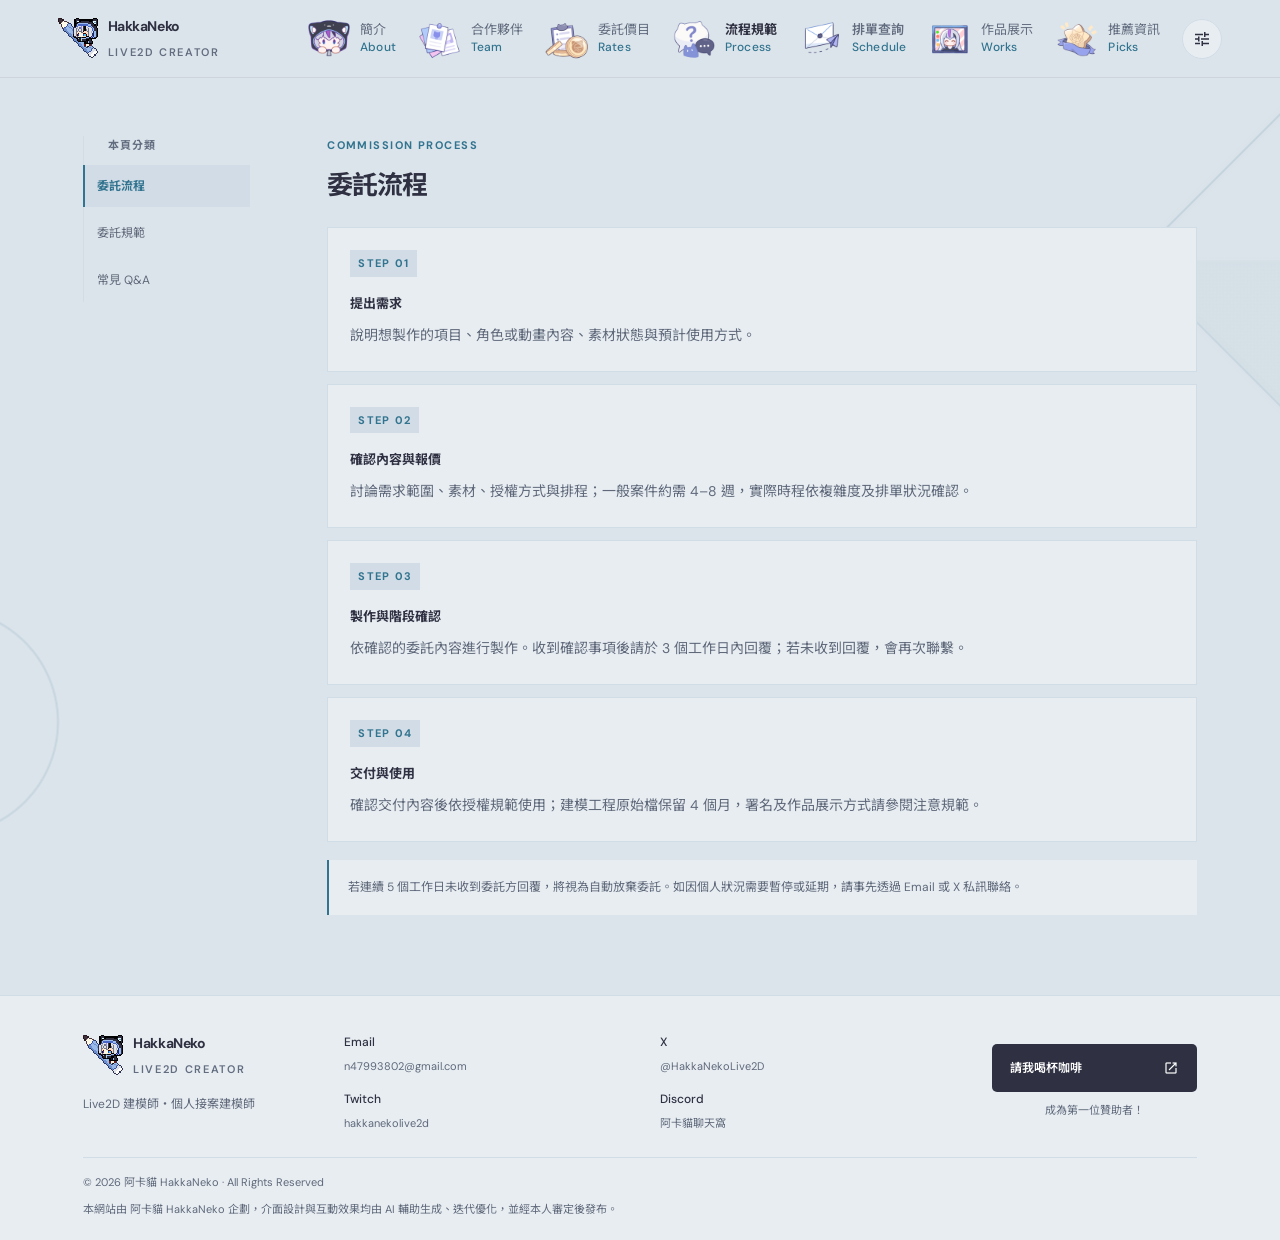
<file: process/index.html>
<!doctype html>
<html lang="zh-Hant">
  <head>
    <meta charset="utf-8" /><meta name="viewport" content="width=device-width, initial-scale=1" />
    <meta name="description" content="查看阿卡貓 Live2D 委託流程、常見問題與規範更新狀態。" />
    <meta property="og:type" content="website" /><meta property="og:site_name" content="阿卡貓 HakkaNeko" /><meta property="og:locale" content="zh_TW" />
    <meta property="og:title" content="委託流程與規範｜阿卡貓 HakkaNeko" /><meta property="og:description" content="查看阿卡貓 Live2D 委託流程、常見問題與規範更新狀態。" /><meta property="og:url" content="https://hakkanekolive2d.cc/process/" />
    <meta property="og:image" content="https://hakkanekolive2d.cc/assets/images/hero-happy2024.png" /><meta property="og:image:type" content="image/png" /><meta property="og:image:width" content="965" /><meta property="og:image:height" content="1305" /><meta property="og:image:alt" content="阿卡貓 HakkaNeko 的角色插圖" />
    <meta name="twitter:card" content="summary_large_image" /><meta name="twitter:title" content="委託流程與規範｜阿卡貓 HakkaNeko" /><meta name="twitter:description" content="查看阿卡貓 Live2D 委託流程、常見問題與規範更新狀態。" />
    <meta name="twitter:image" content="https://hakkanekolive2d.cc/assets/images/hero-happy2024.png" /><meta name="twitter:image:alt" content="阿卡貓 HakkaNeko 的角色插圖" />
    <link rel="icon" href="../assets/images/hakkaneko-pixel.gif" type="image/gif" />
    <title>委託流程與規範｜阿卡貓 HakkaNeko</title><script src="../theme-init.js?v=system-theme-follow-1"></script><link rel="stylesheet" href="../styles.css?v=site-background-flow-14" /><script src="../script.js?v=site-preferences-9" defer></script>
  </head>
  <body>
    <div class="page-loader" data-page-loader role="status" aria-live="polite" aria-label="頁面載入中">
      <div class="page-loader-content">
        <span class="page-loader-mark" aria-hidden="true"><img class="page-loader-icon" src="../assets/images/hakkaneko-pixel.gif" alt="" /></span>
        <span class="page-loader-label" aria-hidden="true">LOADING</span>
      </div>
    </div>
    <a class="skip-link" href="#main">跳至主要內容</a>
    <header class="site-header">
      <a class="brand" href="../"><img class="brand-icon" src="../assets/images/hakkaneko-pixel.gif" alt="" aria-hidden="true" /><span>HakkaNeko<small>LIVE2D CREATOR</small></span></a>
      <button class="menu-toggle" aria-label="開啟導覽選單" aria-expanded="false" aria-controls="site-nav"></button>
      <nav class="site-nav" id="site-nav" aria-label="主要導覽">
        <a class="nav-about" href="../"><span class="nav-label">簡介<span class="nav-label-en" aria-hidden="true">About</span></span></a><a class="nav-partners" href="../collab/"><span class="nav-label">合作夥伴<span class="nav-label-en" aria-hidden="true">Team</span></span></a><a class="nav-pricing" href="../pricing/"><span class="nav-label">委託價目<span class="nav-label-en" aria-hidden="true">Rates</span></span></a><a class="current nav-process" href="./" aria-current="page"><span class="nav-label">流程規範<span class="nav-label-en" aria-hidden="true">Process</span></span></a><a class="nav-schedule" href="../schedule/"><span class="nav-label">排單查詢<span class="nav-label-en" aria-hidden="true">Schedule</span></span></a><a class="nav-works" href="../works/"><span class="nav-label">作品展示<span class="nav-label-en" aria-hidden="true">Works</span></span></a><a class="nav-recommend" href="../recommend/"><span class="nav-label">推薦資訊<span class="nav-label-en" aria-hidden="true">Picks</span></span></a>
        <div class="site-nav-settings" data-mobile-preferences-target><p class="site-preferences-heading">顯示設定</p></div>
      </nav>
      <div class="site-preferences">
        <button class="preferences-toggle" type="button" data-preferences-toggle aria-label="開啟顯示設定" aria-expanded="false" aria-controls="site-preferences-panel"><span class="material-icon" aria-hidden="true">tune</span></button>
        <div class="site-preferences-panel" id="site-preferences-panel" data-preferences-panel hidden>
          <p class="site-preferences-heading">顯示設定</p>
          <div class="site-preferences-controls" data-preferences-controls>
            <button class="theme-toggle" type="button" data-theme-toggle aria-label="日夜模式" aria-pressed="false"><span class="material-icon" data-theme-icon aria-hidden="true">light_mode</span><span data-theme-label>日間模式</span></button>
            <button class="theme-toggle" type="button" data-pet-visibility-toggle aria-label="首頁貓球顯示設定" aria-pressed="true"><span class="material-icon" data-pet-visibility-icon aria-hidden="true">visibility</span><span data-pet-visibility-label>貓球顯示中</span></button>
          </div>
        </div>
      </div>
    </header>
    <main id="main">
      <h1 class="visually-hidden">委託流程與規範</h1>
      <div class="page-wrap local-page-layout process-page-layout">
        <div class="local-page-nav process-page-nav">
          <p class="local-page-nav-heading">本頁分類</p>
          <div class="local-page-nav-tabs" role="tablist" aria-label="流程頁面分類" data-replay-visited-panels data-reset-scroll-if-clamped>
            <button id="process-tab-overview" type="button" role="tab" aria-selected="true" aria-controls="process-overview" tabindex="0">委託流程</button>
            <button id="process-tab-guidelines" type="button" role="tab" aria-selected="false" aria-controls="commission-guidelines" tabindex="-1">委託規範</button>
            <button id="process-tab-faq" type="button" role="tab" aria-selected="false" aria-controls="process-faq" tabindex="-1">常見 Q&amp;A</button>
          </div>
        </div>
        <div class="local-page-content process-page-content">
          <section class="local-page-section tab-panel-enter" id="process-overview" role="tabpanel" aria-labelledby="process-tab-overview" tabindex="0">
            <p class="section-kicker">COMMISSION PROCESS</p><h2 class="page-subtitle">委託流程</h2>
            <div class="process-grid">
              <article class="process-step"><span>STEP 01</span><h2>提出需求</h2><p>說明想製作的項目、角色或動畫內容、素材狀態與預計使用方式。</p></article>
              <article class="process-step"><span>STEP 02</span><h2>確認內容與報價</h2><p>討論需求範圍、素材、授權方式與排程；一般案件約需 4–8 週，實際時程依複雜度及排單狀況確認。</p></article>
              <article class="process-step"><span>STEP 03</span><h2>製作與階段確認</h2><p>依確認的委託內容進行製作。收到確認事項後請於 3 個工作日內回覆；若未收到回覆，會再次聯繫。</p></article>
              <article class="process-step"><span>STEP 04</span><h2>交付與使用</h2><p>確認交付內容後依授權規範使用；建模工程原始檔保留 4 個月，署名及作品展示方式請參閱注意規範。</p></article>
            </div>
            <div class="notice-box">若連續 5 個工作日未收到委託方回覆，將視為自動放棄委託。如因個人狀況需要暫停或延期，請事先透過 Email 或 X 私訊聯絡。</div>
          </section>
          <section class="local-page-section" id="commission-guidelines" role="tabpanel" aria-labelledby="process-tab-guidelines" tabindex="0" hidden>
            <p class="section-kicker">COMMISSION GUIDELINES</p><h2 class="page-subtitle">委託規範</h2>
            <div class="faq-list commission-terms">
              <article class="guideline-card">
                <h3>一、委託資格</h3>
                <p>委託者須年滿 18 歲。若提供不實年齡資訊而引發法律糾紛，一切責任由委託方承擔；本人以個人身份接案，不負任何連帶責任。</p>
              </article>
              <article class="guideline-card">
                <h3>二、取消、終止與退款</h3>
                <ul>
                  <li>委託方主動取消：已付定金不退還，並需補足當前製作進度費用。</li>
                  <li>修改確認階段 3 個工作日內未回覆，將再次聯繫；若連續 5 個工作日無任何回應，視為自動放棄委託。</li>
                  <li>若因本人不可抗力因素取消，將全額退款。</li>
                </ul>
                <p><strong>暫停／延期申請：</strong>若因個人狀況暫時無法回覆，請事先透過 Email 或 X 私訊告知，可協議暫停製作進度，待確認後再繼續，不影響已付費用。</p>
              </article>
              <article class="guideline-card">
                <h3>三、製作期程與授權</h3>
                <ul>
                  <li>所有報價已包含商業使用授權費用，無需額外支付。</li>
                  <li>一般案件約 4–8 週完成，實際依專案複雜度與排單狀況調整。</li>
                  <li>排單等待情況請查看「排單查詢」，或直接聯繫詢問目前檔期。</li>
                  <li>建模工程原始檔保留 4 個月；逾期須重新支付全額費用方可取件。</li>
                </ul>
              </article>
              <article class="guideline-card">
                <h3>四、使用授權與作品展示</h3>
                <ul>
                  <li>公開使用時須標註：「Live2D 建模：阿卡貓 HakkaNeko」。</li>
                  <li>本人保留將成品收錄至個人作品集及宣傳素材的權利，除非選購買斷方案。</li>
                  <li>建模工程原始檔買斷以總金額 1.5 倍計算；買斷內容禁止再轉讓或聲稱為自製。</li>
                </ul>
              </article>
              <article class="guideline-card">
                <h3>五、禁止行為與違約責任</h3>
                <p>以下行為一經發現，即終止所有授權並依法追訴：</p>
                <ul>
                  <li>將成品轉售、轉交、轉讓，或提供第三方商業使用。</li>
                  <li>移除或偽造建模師署名資訊。</li>
                  <li>未經授權對成品進行二次修改後販售。</li>
                </ul>
                <p>違約者需支付原價 3 倍違約金，並承擔本人因此產生的相關法律費用。</p>
              </article>
              <article class="guideline-card">
                <h3>六、著作權保護聲明</h3>
                <p>本人（阿卡貓 HakkaNeko）以個人創作者身份提供服務，所有作品均受中華民國著作權法及 DMCA 相關規範保護。</p>
                <ul>
                  <li>如發現任何平台有盜用、仿冒或未授權使用情形，本人將依 DMCA 程序向平台申請下架，並保留追訴之權利。</li>
                  <li>Live2D 工程檔為個人智慧財產，任何反編譯或未授權解包行為均屬侵權。</li>
                  <li>以上規範為個人委託條款，如有疑問歡迎直接聯繫溝通；本人保有最終解釋權。</li>
                </ul>
                <p>以上條款由創作者本人（阿卡貓 HakkaNeko）制定，不代表任何機構立場。</p>
              </article>
            </div>
          </section>
          <section class="local-page-section" id="process-faq" role="tabpanel" aria-labelledby="process-tab-faq" tabindex="0" hidden>
            <p class="section-kicker">FAQ</p><h2 class="page-subtitle">常見問題</h2>
            <div class="faq-list">
              <details><summary>第一次詢問委託，需要準備哪些資料？</summary><p>可以先整理想製作的項目、角色設定或素材、預計使用方式和希望完成時間；詳細資料會依服務項目再確認。</p></details>
              <details><summary>已經有立繪，可以只委託 Live2D 建模嗎？</summary><p>請先說明目前持有的立繪素材與授權狀況，確認素材適合建模後，再討論委託範圍。</p></details>
              <details><summary>商業使用需要另外購買授權嗎？</summary><p>報價已包含商業使用授權費用。公開使用作品時，仍須標註「Live2D 建模：阿卡貓 HakkaNeko」。</p></details>
              <details><summary>一般需要多久交件？</summary><p>一般案件約 4–8 週完成，實際時程會依專案複雜度與排單狀況調整；目前排單請查看「排單查詢」。</p></details>
              <details><summary>建模工程原始檔會保留多久？可以買斷嗎？</summary><p>建模工程原始檔保留 4 個月；逾期取件需重新支付全額費用。建模工程原始檔買斷以總金額 1.5 倍計算，買斷內容不得轉讓或聲稱為自製。</p></details>
              <details><summary>如果我需要取消或暫停委託呢？</summary><p>委託方主動取消時，已付定金不退還，並需補足當前製作進度費用。若需暫停或延期，請事先透過 Email 或 X 私訊告知；若本人因不可抗力取消，將全額退款。</p></details>
              <details><summary>修改確認時需要多久回覆？</summary><p>請於 3 個工作日內回覆；未回覆時會再次聯繫，若連續 5 個工作日無回應，視為自動放棄委託。如有個人狀況，請提前聯繫討論暫停或延期。</p></details>
            </div>
          </section>
        </div>
      </div>
    </main>
    <footer class="site-footer inner-footer">
      <div class="footer-main">
        <div class="footer-identity">
          <a class="brand" href="../"><img class="brand-icon" src="../assets/images/hakkaneko-pixel.gif" alt="" aria-hidden="true" /><span>HakkaNeko<small>LIVE2D CREATOR</small></span></a>
          <p class="footer-role">Live2D 建模師・個人接案建模師</p>
        </div>
        <nav class="footer-links" aria-label="社群與聯絡方式">
          <a class="footer-link" href="mailto:n47993802@gmail.com"><span>Email</span><span>n47993802@gmail.com</span></a>
          <a class="footer-link" href="https://x.com/HakkaNekoLive2D" target="_blank" rel="noopener noreferrer"><span>X</span><span>@HakkaNekoLive2D</span></a>
          <a class="footer-link" href="https://www.twitch.tv/hakkanekolive2d" target="_blank" rel="noopener noreferrer"><span>Twitch</span><span>hakkanekolive2d</span></a>
          <a class="footer-link" href="https://discord.gg/sXeKwm4Bkz" target="_blank" rel="noopener noreferrer"><span>Discord</span><span>阿卡貓聊天窩</span></a>
        </nav>
      </div>
      <div class="footer-support">
        <a class="button button-primary" href="https://ko-fi.com/hakkanekolive2d" target="_blank" rel="noopener noreferrer">請我喝杯咖啡 <span class="button-arrow button-external-icon" aria-hidden="true"></span></a>
        <p>成為第一位贊助者！</p>
      </div>
      <div class="footer-bottom">
        <small>© <span data-year></span> 阿卡貓 HakkaNeko · All Rights Reserved</small>
        <p>本網站由 阿卡貓 HakkaNeko 企劃，介面設計與互動效果均由 AI 輔助生成、迭代優化，並經本人審定後發布。</p>
      </div>
    </footer>
  </body>
</html>
</file>
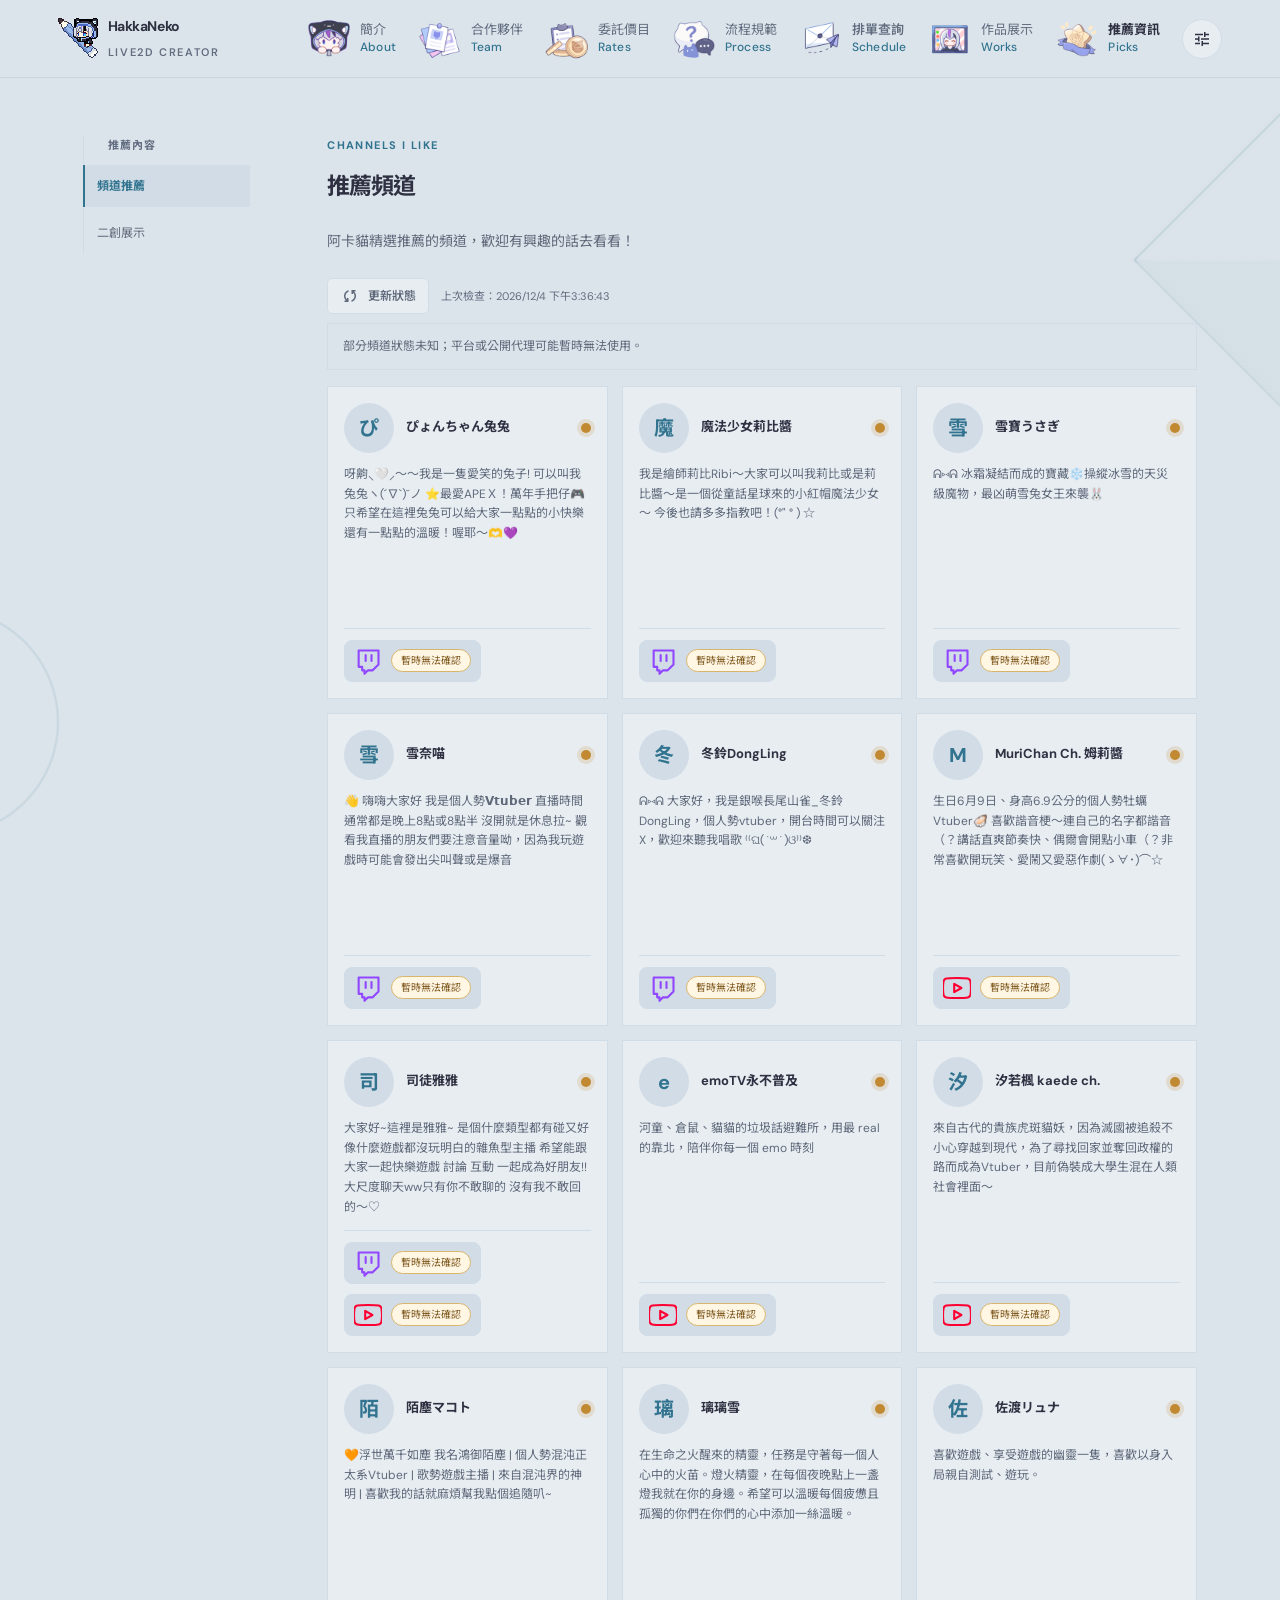
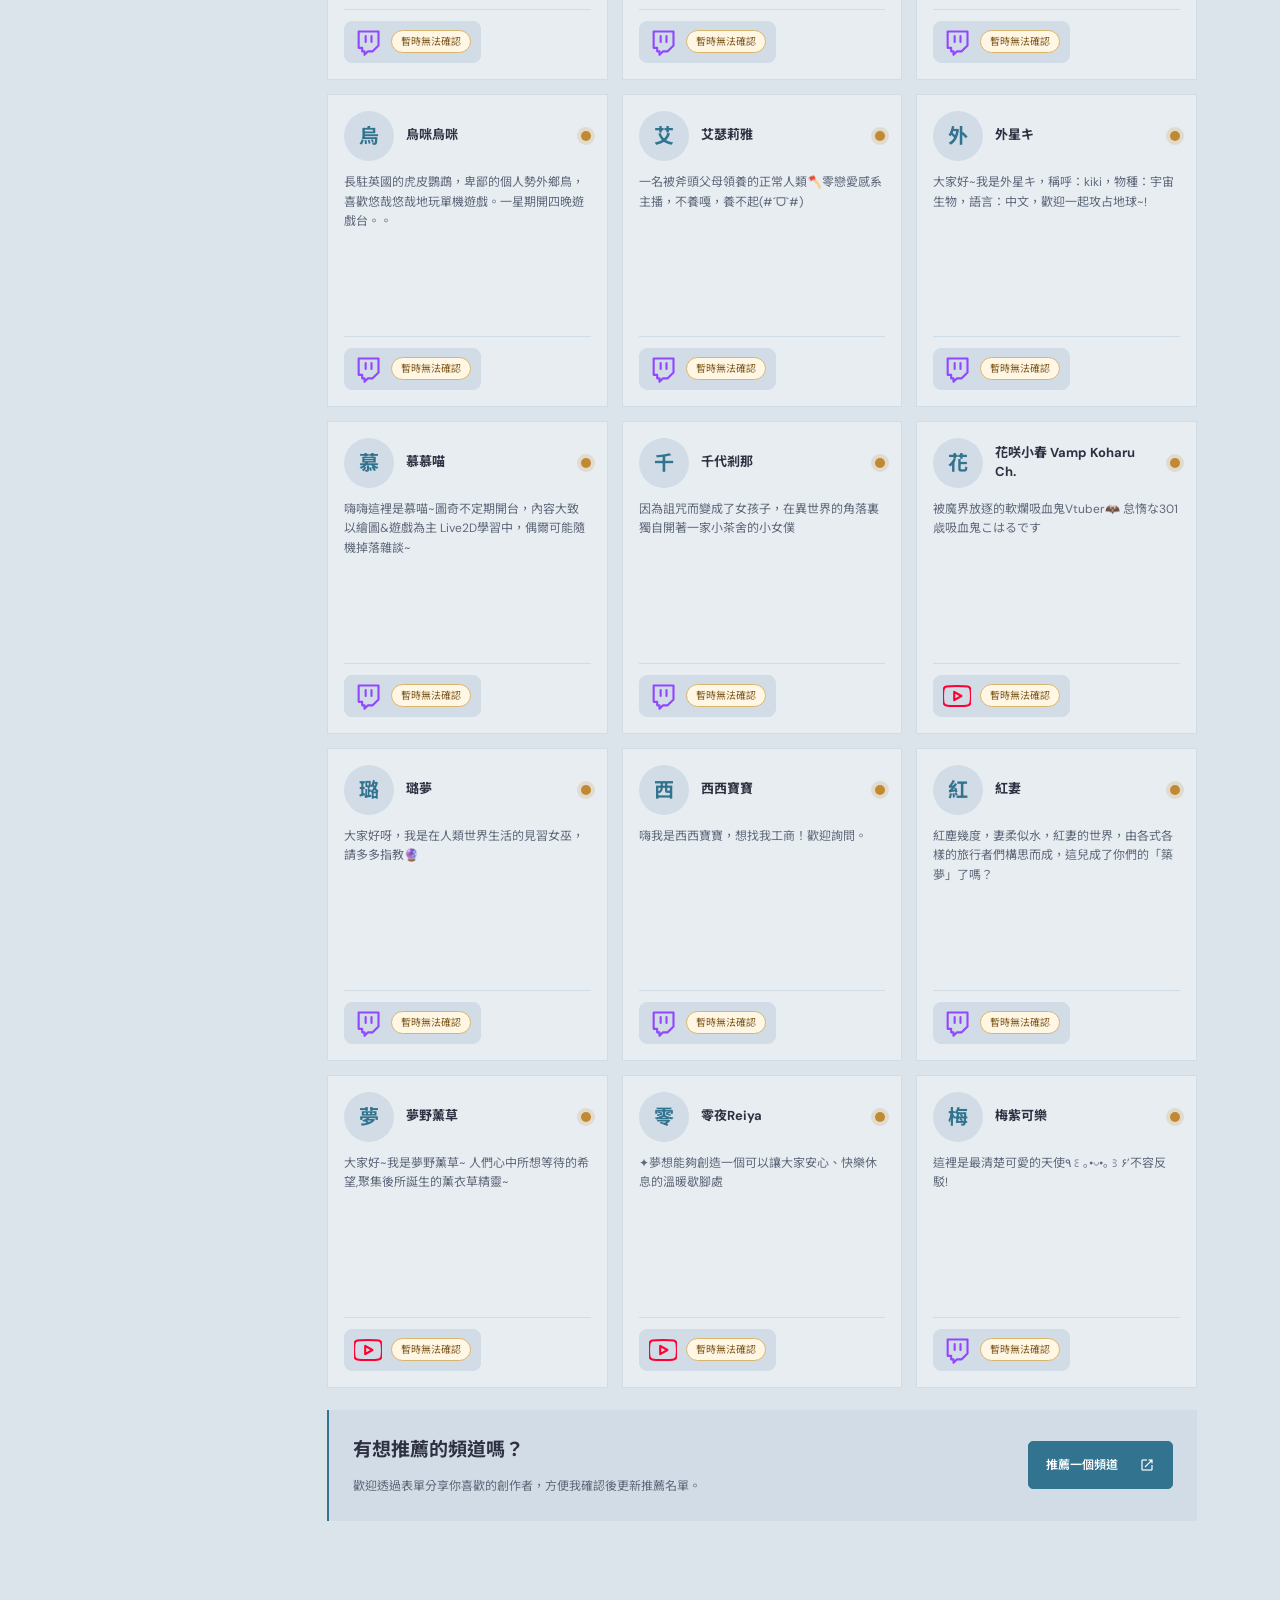
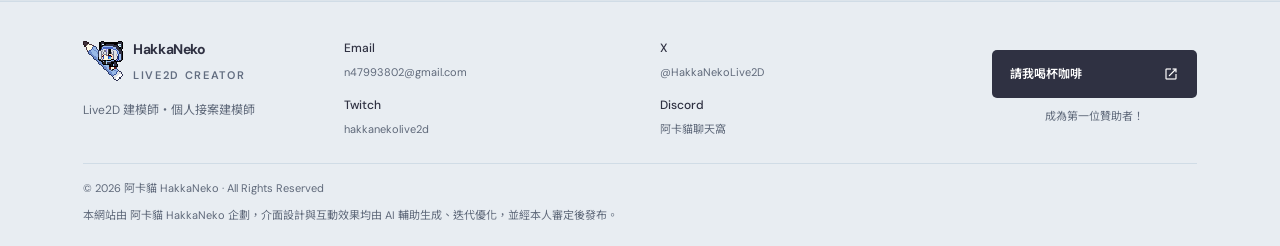
<file: recommend/index.html>
<!doctype html>
<html lang="zh-Hant">
  <head>
    <meta charset="utf-8" /><meta name="viewport" content="width=device-width, initial-scale=1" />
    <meta name="description" content="阿卡貓推薦的頻道，以及粉絲創作的阿卡貓二創作品。" />
    <meta property="og:type" content="website" /><meta property="og:site_name" content="阿卡貓 HakkaNeko" /><meta property="og:locale" content="zh_TW" />
    <meta property="og:title" content="推薦與粉絲二創｜阿卡貓 HakkaNeko" /><meta property="og:description" content="阿卡貓推薦的頻道，以及粉絲創作的阿卡貓二創作品。" /><meta property="og:url" content="https://hakkanekolive2d.cc/recommend/" />
    <meta property="og:image" content="https://hakkanekolive2d.cc/assets/images/hero-happy2024.png" /><meta property="og:image:type" content="image/png" /><meta property="og:image:width" content="965" /><meta property="og:image:height" content="1305" /><meta property="og:image:alt" content="阿卡貓 HakkaNeko 的角色插圖" />
    <meta name="twitter:card" content="summary_large_image" /><meta name="twitter:title" content="推薦與粉絲二創｜阿卡貓 HakkaNeko" /><meta name="twitter:description" content="阿卡貓推薦的頻道，以及粉絲創作的阿卡貓二創作品。" />
    <meta name="twitter:image" content="https://hakkanekolive2d.cc/assets/images/hero-happy2024.png" /><meta name="twitter:image:alt" content="阿卡貓 HakkaNeko 的角色插圖" />
    <link rel="icon" href="../assets/images/hakkaneko-pixel.gif" type="image/gif" />
    <title>推薦與粉絲二創｜阿卡貓 HakkaNeko</title><script src="../theme-init.js?v=system-theme-follow-1"></script><link rel="stylesheet" href="../styles.css?v=channel-card-compact-1" /><script src="channels-config.js?v=channel-add-recommended-3" defer></script><script src="fanart-config.js?v=fanart-inventory-fallback-1" defer></script><script src="../script.js?v=site-preferences-9" defer></script><script src="channels.js?v=channel-manual-refresh-silent-1" defer></script><script src="fanart.js?v=fanart-raw-media-fallback-1" defer></script>
  </head>
  <body>
    <div class="page-loader" data-page-loader data-page-loader-page="recommend" data-page-loader-wait-for="channels fanart" role="status" aria-live="polite" aria-label="頁面載入中">
      <div class="page-loader-content">
        <span class="page-loader-mark" aria-hidden="true"><img class="page-loader-icon" src="../assets/images/hakkaneko-pixel.gif" alt="" /></span>
        <span class="page-loader-label" aria-hidden="true">LOADING</span>
        <span class="page-loader-description" data-page-loader-message>正在載入頻道與二創資料……</span>
      </div>
    </div>
    <a class="skip-link" href="#main">跳至主要內容</a>
    <header class="site-header">
      <a class="brand" href="../"><img class="brand-icon" src="../assets/images/hakkaneko-pixel.gif" alt="" aria-hidden="true" /><span>HakkaNeko<small>LIVE2D CREATOR</small></span></a>
      <button class="menu-toggle" aria-label="開啟導覽選單" aria-expanded="false" aria-controls="site-nav"></button>
      <nav class="site-nav" id="site-nav" aria-label="主要導覽">
        <a class="nav-about" href="../"><span class="nav-label">簡介<span class="nav-label-en" aria-hidden="true">About</span></span></a><a class="nav-partners" href="../collab/"><span class="nav-label">合作夥伴<span class="nav-label-en" aria-hidden="true">Team</span></span></a><a class="nav-pricing" href="../pricing/"><span class="nav-label">委託價目<span class="nav-label-en" aria-hidden="true">Rates</span></span></a><a class="nav-process" href="../process/"><span class="nav-label">流程規範<span class="nav-label-en" aria-hidden="true">Process</span></span></a><a class="nav-schedule" href="../schedule/"><span class="nav-label">排單查詢<span class="nav-label-en" aria-hidden="true">Schedule</span></span></a><a class="nav-works" href="../works/"><span class="nav-label">作品展示<span class="nav-label-en" aria-hidden="true">Works</span></span></a><a class="current nav-recommend" href="./" aria-current="page"><span class="nav-label">推薦資訊<span class="nav-label-en" aria-hidden="true">Picks</span></span></a>
        <div class="site-nav-settings" data-mobile-preferences-target><p class="site-preferences-heading">顯示設定</p></div>
      </nav>
      <div class="site-preferences">
        <button class="preferences-toggle" type="button" data-preferences-toggle aria-label="開啟顯示設定" aria-expanded="false" aria-controls="site-preferences-panel"><span class="material-icon" aria-hidden="true">tune</span></button>
        <div class="site-preferences-panel" id="site-preferences-panel" data-preferences-panel hidden>
          <p class="site-preferences-heading">顯示設定</p>
          <div class="site-preferences-controls" data-preferences-controls>
            <button class="theme-toggle" type="button" data-theme-toggle aria-label="日夜模式" aria-pressed="false"><span class="material-icon" data-theme-icon aria-hidden="true">light_mode</span><span data-theme-label>日間模式</span></button>
            <button class="theme-toggle" type="button" data-pet-visibility-toggle aria-label="首頁貓球顯示設定" aria-pressed="true"><span class="material-icon" data-pet-visibility-icon aria-hidden="true">visibility</span><span data-pet-visibility-label>貓球顯示中</span></button>
          </div>
        </div>
      </div>
    </header>
    <main id="main">
      <h1 class="visually-hidden">推薦</h1>
      <div class="page-wrap local-page-layout">
        <div class="local-page-nav">
          <p class="local-page-nav-heading">推薦內容</p>
          <div class="local-page-nav-tabs" role="tablist" aria-label="推薦內容分類" data-replay-visited-panels data-reset-scroll-if-clamped>
            <button id="recommend-tab-channels" type="button" role="tab" aria-selected="true" aria-controls="channel-recommendations" tabindex="0">頻道推薦</button>
            <button id="recommend-tab-fan-art" type="button" role="tab" aria-selected="false" aria-controls="fan-art" tabindex="-1">二創展示</button>
          </div>
        </div>
        <div class="local-page-content recommend-page-content">
          <section class="local-page-section" id="channel-recommendations" role="tabpanel" aria-labelledby="recommend-tab-channels" tabindex="0">
            <p class="section-kicker">CHANNELS I LIKE</p><h2 class="page-subtitle">推薦頻道</h2>
            <p class="page-copy">阿卡貓精選推薦的頻道，歡迎有興趣的話去看看！</p>
            <div class="channel-toolbar">
              <button class="button channel-refresh-button" type="button" data-channel-refresh aria-label="手動更新 Twitch 與 YouTube 直播狀態">
                <span class="material-icon" aria-hidden="true">sync</span>
                <span>更新狀態</span>
              </button>
              <div class="channel-updated">
                <p>上次檢查：<time data-channel-updated>尚未檢查</time></p>
              </div>
            </div>
            <p class="channel-status-message" data-channel-status-message role="status" aria-live="polite" hidden></p>
            <div class="channel-grid" data-channel-list></div>
            <div class="channel-submit-note">
              <div class="channel-submit-copy">
                <h3>有想推薦的頻道嗎？</h3>
                <p>歡迎透過表單分享你喜歡的創作者，方便我確認後更新推薦名單。</p>
              </div>
              <a class="button button-primary" href="https://forms.gle/rVPU5LbpxFzeMySu7" target="_blank" rel="noopener noreferrer">推薦一個頻道 <span class="button-arrow button-external-icon" aria-hidden="true"></span></a>
            </div>
          </section>
          <section class="local-page-section" id="fan-art" role="tabpanel" aria-labelledby="recommend-tab-fan-art" tabindex="0" hidden>
            <p class="section-kicker">MADE BY YOU</p><h2 class="page-subtitle">二創展示</h2>
            <section class="fanart-character-intro" aria-labelledby="fanart-character-heading">
              <header class="fanart-character-intro-heading">
                <h3 id="fanart-character-heading">角色設定</h3>
                <p>先認識三位角色的基本資料與故事，再來看看大家為他們創作的二創作品。</p>
              </header>
              <div class="fanart-character-grid">
                <article class="fanart-character-card">
                  <header class="fanart-character-card-heading">
                    <span class="material-icon" aria-hidden="true">auto_awesome</span>
                    <h4>阿卡貓</h4>
                  </header>
                  <dl class="fanart-character-facts">
                    <div><dt>身高</dt><dd>174 公分</dd></div>
                    <div><dt>生日</dt><dd>08 / 19</dd></div>
                    <div><dt>性別</dt><dd>男性</dd></div>
                  </dl>
                  <p>誤入奇幻世界的普通男孩，意外獲得召喚「駭客面板」的能力。透過面板，他能在一定程度上修改現實，也因此接觸到許多原本不屬於他的事物。</p>
                </article>
                <article class="fanart-character-card">
                  <header class="fanart-character-card-heading">
                    <span class="material-icon" aria-hidden="true">auto_awesome</span>
                    <h4>阿卡咪</h4>
                  </header>
                  <dl class="fanart-character-facts">
                    <div><dt>身高</dt><dd>未公開</dd></div>
                    <div><dt>生日</dt><dd>未公開</dd></div>
                    <div><dt>性別</dt><dd>女性</dd></div>
                  </dl>
                  <p>她似乎某天突然出現在這個世界，是一名特殊角色。目前公開資訊不多。</p>
                </article>
                <article class="fanart-character-card">
                  <header class="fanart-character-card-heading">
                    <span class="material-icon" aria-hidden="true">auto_awesome</span>
                    <h4>貓球</h4>
                  </header>
                  <dl class="fanart-character-facts">
                    <div><dt>身高</dt><dd>未公開</dd></div>
                    <div><dt>生日</dt><dd>未公開</dd></div>
                    <div><dt>性別</dt><dd>？？？</dd></div>
                  </dl>
                  <p>一個來歷不明的小夥伴，平常總跟在阿卡貓身邊。牠喜歡陪大家聊天，也會在大家心情低落時，努力想辦法讓對方打起精神。</p>
                </article>
              </div>
            </section>
            <div class="artist-form-note">
              <div class="artist-form-copy">
                <p class="section-kicker">FAN ART SUBMISSION</p>
                <h3>二創投稿須知</h3>
                <ul class="fanart-submission-rules">
                  <li>請勿投稿過度血腥或 NSFW 作品；如需例外，請事先取得同意。</li>
                  <li>請尊重既有角色設定；服裝與造型創作不在此限。</li>
                  <li>投稿即表示同意阿卡貓於網站及社群媒體展示作品，署名方式可選擇標示創作者或匿名。</li>
                </ul>
                <div class="fanart-tag"><small>投稿 Tag</small><strong>#阿捏卡好</strong></div>
              </div>
              <div class="artist-form-action">
                <p>確認須知後，填寫投稿表單。</p>
                <a class="button button-primary" href="https://forms.gle/FTnW6fVrQpXQhqrN6" target="_blank" rel="noopener noreferrer">分享你的二創 <span class="button-arrow button-external-icon" aria-hidden="true"></span></a>
              </div>
            </div>
            <p class="fanart-status" data-fanart-status role="status" aria-live="polite">正在讀取二創作品清單……</p>
            <div class="filter-row fanart-filters" data-fanart-filters role="group" aria-label="二創作品類型篩選"></div>
            <div class="fanart-grid" data-fanart-gallery></div>
            <div class="notice-box">部分來源素材沒有附上創作者資訊，請先確認匿名投稿或補上署名，再公開展示。投稿署名資料可在二創設定中逐件維護。</div>
            <section class="fanart-r18" aria-labelledby="fanart-r18-heading">
              <header class="fanart-r18-heading">
                <p class="section-kicker">18+ CONTENT</p>
                <h3 id="fanart-r18-heading"><span class="fanart-r18-badge" aria-hidden="true">18+</span> R18 成人向作品</h3>
                <p>此區可能包含成人向內容。請確認你已年滿 18 歲，並同意檢視後再繼續。</p>
              </header>
              <div class="fanart-r18-gate" data-fanart-r18-gate>
                <p>作品預覽會在你同意後才載入。</p>
                <div class="fanart-r18-gate-actions">
                  <button class="button button-text" type="button" data-fanart-r18-decline>不同意，返回一般作品</button>
                  <button class="button button-primary" type="button" data-fanart-r18-consent aria-controls="fanart-r18-content">我已年滿 18 歲，並同意檢視</button>
                </div>
              </div>
              <div class="fanart-r18-content" id="fanart-r18-content" data-fanart-r18-content hidden>
                <p class="fanart-r18-status" data-fanart-r18-status role="status" aria-live="polite"></p>
                <div class="fanart-grid" data-fanart-r18-gallery></div>
                <button class="button button-primary" type="button" data-fanart-r18-retry hidden>重新載入 R18 作品</button>
              </div>
            </section>
          </section>
        </div>
      </div>
    </main>
    <footer class="site-footer inner-footer">
      <div class="footer-main">
        <div class="footer-identity">
          <a class="brand" href="../"><img class="brand-icon" src="../assets/images/hakkaneko-pixel.gif" alt="" aria-hidden="true" /><span>HakkaNeko<small>LIVE2D CREATOR</small></span></a>
          <p class="footer-role">Live2D 建模師・個人接案建模師</p>
        </div>
        <nav class="footer-links" aria-label="社群與聯絡方式">
          <a class="footer-link" href="mailto:n47993802@gmail.com"><span>Email</span><span>n47993802@gmail.com</span></a>
          <a class="footer-link" href="https://x.com/HakkaNekoLive2D" target="_blank" rel="noopener noreferrer"><span>X</span><span>@HakkaNekoLive2D</span></a>
          <a class="footer-link" href="https://www.twitch.tv/hakkanekolive2d" target="_blank" rel="noopener noreferrer"><span>Twitch</span><span>hakkanekolive2d</span></a>
          <a class="footer-link" href="https://discord.gg/sXeKwm4Bkz" target="_blank" rel="noopener noreferrer"><span>Discord</span><span>阿卡貓聊天窩</span></a>
        </nav>
      </div>
      <div class="footer-support">
        <a class="button button-primary" href="https://ko-fi.com/hakkanekolive2d" target="_blank" rel="noopener noreferrer">請我喝杯咖啡 <span class="button-arrow button-external-icon" aria-hidden="true"></span></a>
        <p>成為第一位贊助者！</p>
      </div>
      <div class="footer-bottom">
        <small>© <span data-year></span> 阿卡貓 HakkaNeko · All Rights Reserved</small>
        <p>本網站由 阿卡貓 HakkaNeko 企劃，介面設計與互動效果均由 AI 輔助生成、迭代優化，並經本人審定後發布。</p>
      </div>
    </footer>
  </body>
</html>
</file>
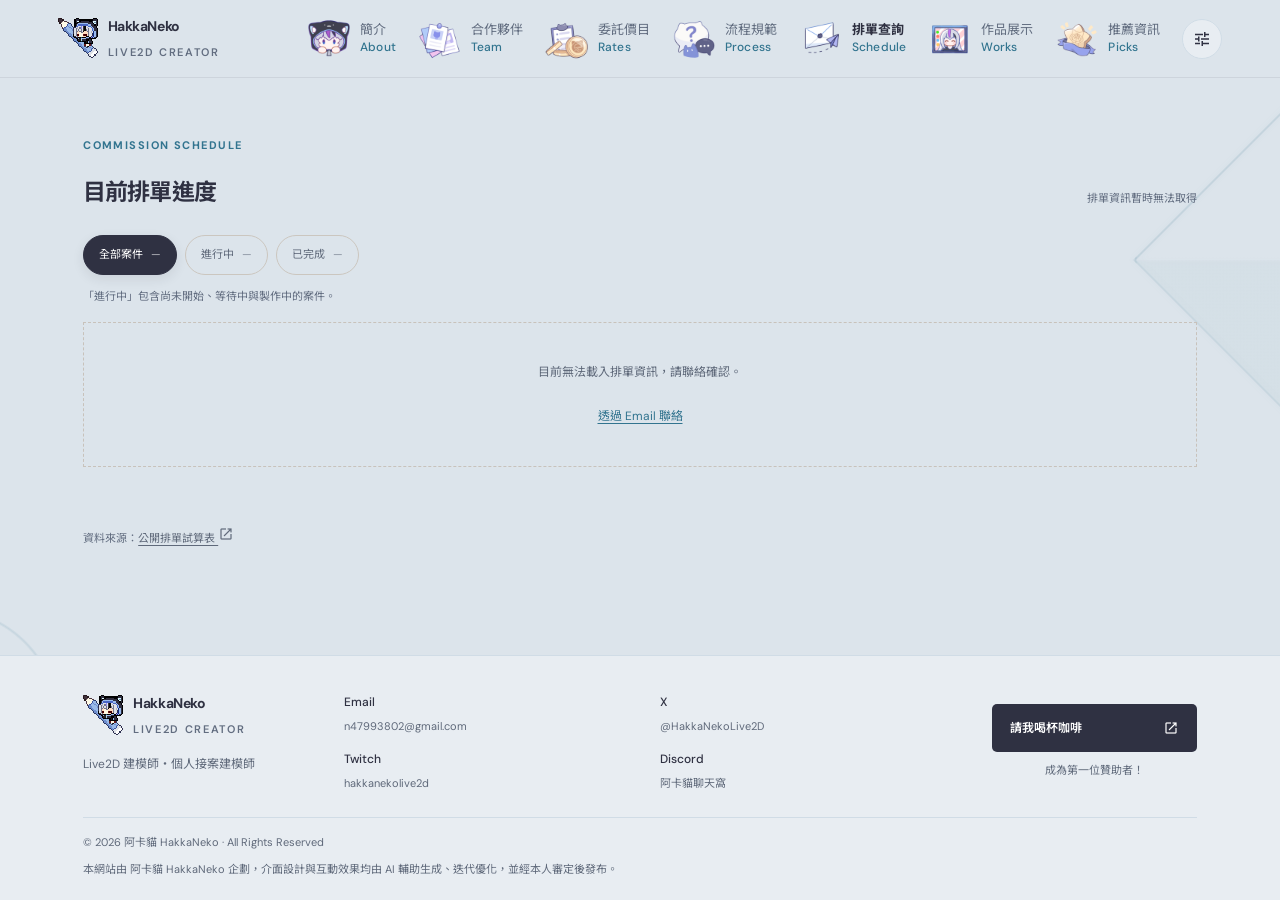
<file: schedule/index.html>
<!doctype html>
<html lang="zh-Hant">
  <head>
    <meta charset="utf-8" /><meta name="viewport" content="width=device-width, initial-scale=1" />
    <meta name="description" content="查看阿卡貓 Live2D 委託排單進度，依月份瀏覽進行中與已完成案件。" />
    <meta name="theme-color" content="#e8eef3" />
    <meta property="og:type" content="website" /><meta property="og:site_name" content="阿卡貓 HakkaNeko" /><meta property="og:locale" content="zh_TW" />
    <meta property="og:title" content="目前排單進度｜阿卡貓 HakkaNeko" /><meta property="og:description" content="查看阿卡貓 Live2D 委託排單進度，依月份瀏覽進行中與已完成案件。" /><meta property="og:url" content="https://hakkanekolive2d.cc/schedule/" />
    <meta property="og:image" content="https://hakkanekolive2d.cc/assets/images/hero-happy2024.png" /><meta property="og:image:type" content="image/png" /><meta property="og:image:width" content="965" /><meta property="og:image:height" content="1305" /><meta property="og:image:alt" content="阿卡貓 HakkaNeko 的角色插圖" />
    <meta name="twitter:card" content="summary_large_image" /><meta name="twitter:title" content="目前排單進度｜阿卡貓 HakkaNeko" /><meta name="twitter:description" content="查看阿卡貓 Live2D 委託排單進度，依月份瀏覽進行中與已完成案件。" />
    <meta name="twitter:image" content="https://hakkanekolive2d.cc/assets/images/hero-happy2024.png" /><meta name="twitter:image:alt" content="阿卡貓 HakkaNeko 的角色插圖" />
    <link rel="icon" href="../assets/images/hakkaneko-pixel.gif" type="image/gif" />
    <title>目前排單進度｜阿卡貓 HakkaNeko</title><script src="../theme-init.js?v=system-theme-follow-1"></script><link rel="stylesheet" href="../styles.css?v=site-background-flow-14" /><script src="../script.js?v=site-preferences-9" defer></script>
  </head>
  <body>
    <div class="page-loader" data-page-loader role="status" aria-live="polite" aria-label="頁面載入中">
      <div class="page-loader-content">
        <span class="page-loader-mark" aria-hidden="true"><img class="page-loader-icon" src="../assets/images/hakkaneko-pixel.gif" alt="" /></span>
        <span class="page-loader-label" aria-hidden="true">LOADING</span>
        <span class="page-loader-description" data-page-loader-message>正在讀取最新排單資料……</span>
      </div>
    </div>
    <a class="skip-link" href="#main">跳至主要內容</a>
    <header class="site-header">
      <a class="brand" href="../"><img class="brand-icon" src="../assets/images/hakkaneko-pixel.gif" alt="" aria-hidden="true" /><span>HakkaNeko<small>LIVE2D CREATOR</small></span></a>
      <button class="menu-toggle" aria-label="開啟導覽選單" aria-expanded="false" aria-controls="site-nav"></button>
      <nav class="site-nav" id="site-nav" aria-label="主要導覽">
        <a class="nav-about" href="../"><span class="nav-label">簡介<span class="nav-label-en" aria-hidden="true">About</span></span></a><a class="nav-partners" href="../collab/"><span class="nav-label">合作夥伴<span class="nav-label-en" aria-hidden="true">Team</span></span></a><a class="nav-pricing" href="../pricing/"><span class="nav-label">委託價目<span class="nav-label-en" aria-hidden="true">Rates</span></span></a><a class="nav-process" href="../process/"><span class="nav-label">流程規範<span class="nav-label-en" aria-hidden="true">Process</span></span></a><a class="nav-schedule current" href="./" aria-current="page"><span class="nav-label">排單查詢<span class="nav-label-en" aria-hidden="true">Schedule</span></span></a><a class="nav-works" href="../works/"><span class="nav-label">作品展示<span class="nav-label-en" aria-hidden="true">Works</span></span></a><a class="nav-recommend" href="../recommend/"><span class="nav-label">推薦資訊<span class="nav-label-en" aria-hidden="true">Picks</span></span></a>
        <div class="site-nav-settings" data-mobile-preferences-target><p class="site-preferences-heading">顯示設定</p></div>
      </nav>
      <div class="site-preferences">
        <button class="preferences-toggle" type="button" data-preferences-toggle aria-label="開啟顯示設定" aria-expanded="false" aria-controls="site-preferences-panel"><span class="material-icon" aria-hidden="true">tune</span></button>
        <div class="site-preferences-panel" id="site-preferences-panel" data-preferences-panel hidden>
          <p class="site-preferences-heading">顯示設定</p>
          <div class="site-preferences-controls" data-preferences-controls>
            <button class="theme-toggle" type="button" data-theme-toggle aria-label="日夜模式" aria-pressed="false"><span class="material-icon" data-theme-icon aria-hidden="true">light_mode</span><span data-theme-label>日間模式</span></button>
            <button class="theme-toggle" type="button" data-pet-visibility-toggle aria-label="首頁貓球顯示設定" aria-pressed="true"><span class="material-icon" data-pet-visibility-icon aria-hidden="true">visibility</span><span data-pet-visibility-label>貓球顯示中</span></button>
          </div>
        </div>
      </div>
    </header>
    <main id="main">
      <h1 class="visually-hidden">目前排單進度</h1>
      <section class="page-wrap content-section schedule-page-content">
        <div class="schedule-intro">
          <div><p class="section-kicker">COMMISSION SCHEDULE</p><h2 class="page-subtitle">目前排單進度</h2></div>
          <p class="schedule-updated" id="schedule-updated" aria-live="polite">正在讀取最新排單…</p>
        </div>
        <div class="filter-row schedule-filters" role="group" aria-label="依委託進度篩選">
          <button class="filter-button active" type="button" data-schedule-filter="all" aria-pressed="true">全部案件 <span data-count="all">—</span></button>
          <button class="filter-button" type="button" data-schedule-filter="active" aria-pressed="false">進行中 <span data-count="active">—</span></button>
          <button class="filter-button" type="button" data-schedule-filter="completed" aria-pressed="false">已完成 <span data-count="completed">—</span></button>
        </div>
        <p class="schedule-filter-note">「進行中」包含尚未開始、等待中與製作中的案件。</p>
        <div class="schedule-list" id="schedule-list" aria-live="polite" aria-busy="true">
        </div>
        <noscript><p class="notice-box">此排單頁需要啟用 JavaScript 才能讀取最新資料；請直接前往 <a href="https://docs.google.com/spreadsheets/d/1D-3fx7SqNWTx_prA4Wd0ricCVnM7Zaox3Br0EWQ7Yfc/edit?usp=sharing" target="_blank" rel="noreferrer">公開排單試算表</a> 查看。</p></noscript>
        <p class="schedule-source">資料來源：<a href="https://docs.google.com/spreadsheets/d/1D-3fx7SqNWTx_prA4Wd0ricCVnM7Zaox3Br0EWQ7Yfc/edit?usp=sharing" target="_blank" rel="noreferrer">公開排單試算表 <span class="external-link-icon" aria-hidden="true"></span></a></p>
      </section>
    </main>
    <footer class="site-footer inner-footer">
      <div class="footer-main">
        <div class="footer-identity">
          <a class="brand" href="../"><img class="brand-icon" src="../assets/images/hakkaneko-pixel.gif" alt="" aria-hidden="true" /><span>HakkaNeko<small>LIVE2D CREATOR</small></span></a>
          <p class="footer-role">Live2D 建模師・個人接案建模師</p>
        </div>
        <nav class="footer-links" aria-label="社群與聯絡方式">
          <a class="footer-link" href="mailto:n47993802@gmail.com"><span>Email</span><span>n47993802@gmail.com</span></a>
          <a class="footer-link" href="https://x.com/HakkaNekoLive2D" target="_blank" rel="noopener noreferrer"><span>X</span><span>@HakkaNekoLive2D</span></a>
          <a class="footer-link" href="https://www.twitch.tv/hakkanekolive2d" target="_blank" rel="noopener noreferrer"><span>Twitch</span><span>hakkanekolive2d</span></a>
          <a class="footer-link" href="https://discord.gg/sXeKwm4Bkz" target="_blank" rel="noopener noreferrer"><span>Discord</span><span>阿卡貓聊天窩</span></a>
        </nav>
      </div>
      <div class="footer-support">
        <a class="button button-primary" href="https://ko-fi.com/hakkanekolive2d" target="_blank" rel="noopener noreferrer">請我喝杯咖啡 <span class="button-arrow button-external-icon" aria-hidden="true"></span></a>
        <p>成為第一位贊助者！</p>
      </div>
      <div class="footer-bottom">
        <small>© <span data-year></span> 阿卡貓 HakkaNeko · All Rights Reserved</small>
        <p>本網站由 阿卡貓 HakkaNeko 企劃，介面設計與互動效果均由 AI 輔助生成、迭代優化，並經本人審定後發布。</p>
      </div>
    </footer>
  </body>
</html>
</file>
<file: styles.css>
@import url("https://fonts.googleapis.com/css2?family=DM+Sans:wght@400;500;600;700&family=Noto+Sans+TC:wght@400;500;600;700;800&display=swap");
@import url("https://fonts.googleapis.com/css2?family=Material+Symbols+Outlined:opsz,wght,FILL,GRAD@20..48,400,0,0");

@property --geometry-light-angle {
  syntax: "<angle>";
  inherits: false;
  initial-value: 0deg;
}

:root {
  --font-sans: "DM Sans", "Noto Sans TC", sans-serif;
  --type-body: 15px;
  --type-copy: 14px;
  --type-ui: 13px;
  --type-small: 12px;
  --type-caption: 11px;
  --weight-regular: 400;
  --weight-medium: 500;
  --weight-semibold: 600;
  --weight-bold: 700;
  font-family: var(--font-sans);
  color: var(--ink);
  background: var(--paper);
  color-scheme: light;
  --paper: #dce4eb;
  --ink: #2f3142;
  --muted: #626d80;
  --line: #d0dce6;
  --accent: #32748f;
  --blush: #b96b88;
  --sage: #dcecf3;
  --blue: #bdeaf7;
  --lilac: #e0ddf3;
  --peach: #f4dfe8;
  --surface: #e8edf2;
  --surface-soft: #d1dce6;
  --surface-raised: #eef2f5;
  --field: #f6f8fa;
  --text-soft: #5f697a;
  --header-bg: rgba(220,228,235,.96);
  --geo-line: rgba(50,116,143,.1);
  --geo-fill: rgba(50,116,143,.03);
  --geo-glow: rgba(50,116,143,.42);
  --pixel-tone-sage: #6f8d82;
  --pixel-tone-lilac: #8984a8;
  --channel-live: #398453;
  --channel-live-ring: #3984532e;
  --channel-live-text: #28613b;
  --channel-live-border: #87b596;
  --channel-live-bg: #eaf5ed;
  --channel-offline: #858b95;
  --channel-offline-text: #626d80;
  --channel-offline-bg: #f0f2f4;
  --channel-unknown: #c18a32;
  --channel-unknown-ring: #c18a322e;
  --channel-unknown-text: #805b20;
  --channel-unknown-border: #d8b56d;
  --channel-unknown-bg: #fff6e4;
}

* { box-sizing: border-box; }
* { transition: background-color .22s ease, border-color .22s ease; }
.visually-hidden { position: absolute; width: 1px; height: 1px; padding: 0; margin: -1px; overflow: hidden; clip: rect(0,0,0,0); white-space: nowrap; border: 0; }
html { overflow-x: clip; overflow-y: scroll; scroll-behavior: smooth; scroll-padding-top: 84px; }
body { position: relative; isolation: isolate; min-height: 100vh; min-height: 100svh; margin: 0; min-width: 320px; display: flex; flex-direction: column; overflow-x: clip; color: var(--ink); background: var(--paper); font-size: var(--type-body); font-weight: var(--weight-regular); line-height: 1.7; -webkit-user-select: none; user-select: none; transition: background-color .24s ease; }
input, textarea, select, [contenteditable]:not([contenteditable="false"]), [contenteditable]:not([contenteditable="false"]) * { -webkit-user-select: text; user-select: text; }
body::before,
body::after { content: ""; position: fixed; z-index: -1; pointer-events: none; border: 1px solid var(--geo-line); }
body::before { top: 12vh; right: -220px; width: 300px; height: 300px; transform: rotate(45deg); background: linear-gradient(45deg,transparent 49.7%,var(--geo-line) 50%,transparent 50.3%),linear-gradient(135deg,transparent 50%,var(--geo-fill) 50.2%); }
body::after { bottom: 7vh; left: -170px; width: 230px; height: 230px; border-radius: 50%; background: radial-gradient(circle,transparent 58%,var(--geo-line) 59% 59.4%,transparent 60%),linear-gradient(0deg,transparent 49.7%,var(--geo-line) 50%,transparent 50.3%),linear-gradient(90deg,transparent 49.7%,var(--geo-line) 50%,transparent 50.3%); }
@keyframes geometry-line-flow { to { --geometry-light-angle: 360deg; } }
@media (min-width: 701px) {
  body::before { border: 2px solid transparent; border-image: conic-gradient(from var(--geometry-light-angle),var(--geo-line) 0deg 304deg,var(--geo-glow) 322deg 330deg,var(--geo-line) 348deg 360deg) 1; filter: drop-shadow(0 0 3px var(--geo-glow)); }
  body::after { border: 0; background: conic-gradient(from var(--geometry-light-angle),var(--geo-line) 0deg 286deg,var(--geo-glow) 302deg 338deg,var(--geo-line) 354deg 360deg); -webkit-mask: radial-gradient(circle closest-side,transparent calc(100% - 4px),#000 calc(100% - 2px),transparent 100%); mask: radial-gradient(circle closest-side,transparent calc(100% - 4px),#000 calc(100% - 2px),transparent 100%); filter: drop-shadow(0 0 7px var(--geo-glow)); }
  :root[data-theme="night"] .hero-frame::after { content: ""; position: absolute; inset: -1px; border: 1px solid transparent; border-image: conic-gradient(from var(--geometry-light-angle),var(--line) 0deg 304deg,var(--geo-glow) 322deg 330deg,var(--line) 348deg 360deg) 1; pointer-events: none; filter: drop-shadow(0 0 1.5px var(--geo-glow)); }
}
@media (min-width: 701px) and (prefers-reduced-motion: no-preference) {
  body::before,
  body::after { animation: geometry-line-flow 24s linear infinite; }
  body::after { animation-delay: -10s; }
  :root[data-theme="night"] .hero-frame::after { animation: geometry-line-flow 30s linear infinite; animation-delay: -20s; }
}
@media (prefers-reduced-motion: reduce) {
  body::before,
  body::after,
  :root[data-theme="night"] .hero-frame::after { animation: none; }
}
.page-loader { position: fixed; z-index: 1000; inset: 0; display: grid; place-items: center; padding: 24px; color: var(--ink); background: var(--paper); opacity: 1; visibility: visible; transition: opacity .24s ease,visibility 0s linear .24s; }
.page-loader[hidden],html[data-page-loader-seen="true"] .page-loader:not([data-page-loader-wait-for]) { display: none; }
.page-loader.is-hidden { opacity: 0; visibility: hidden; pointer-events: none; }
.page-loader-content { display: grid; justify-items: center; gap: 12px; }
.page-loader-mark { position: relative; display: grid; width: 104px; height: 104px; place-items: center; }
.page-loader-mark::before { content: ""; position: absolute; inset: 0; border: 1px solid var(--line); border-top-color: var(--accent); border-radius: 50%; animation: page-loader-spin 1.2s linear infinite; }
.page-loader-icon { width: 64px; height: 64px; object-fit: contain; image-rendering: pixelated; }
.page-loader-label { color: var(--muted); font-size: var(--type-small); font-weight: var(--weight-semibold); letter-spacing: .16em; }
.page-loader-description { color: var(--text-soft); font-size: var(--type-small); text-align: center; }
@keyframes page-loader-spin { to { transform: rotate(360deg); } }
body.page-data-loading > main { visibility: hidden; }
body.page-data-ready > main { animation: content-arrive .3s cubic-bezier(.2,.8,.2,1) both; }
main { flex: 1 0 auto; }
a { color: inherit; text-decoration: none; }
button, input { font: inherit; }
button, a { -webkit-tap-highlight-color: transparent; }
::selection { background: var(--blue); color: var(--ink); }
.skip-link { position: absolute; z-index: 50; top: -100px; left: 16px; padding: 12px 16px; background: white; }
.skip-link:focus { top: 12px; }
.page-wrap { width: min(1120px, 87%); margin-inline: auto; }

.site-header { position: sticky; z-index: 30; top: 0; min-height: 78px; padding: 0 6.5%; display: flex; align-items: center; justify-content: space-between; gap: 22px; background: var(--header-bg); border-bottom: 1px solid #292b3115; backdrop-filter: blur(12px); }
.brand { display: inline-flex; flex-shrink: 0; align-items: center; gap: 10px; font-weight: var(--weight-bold); font-size: 14px; letter-spacing: -.03em; }
.brand-icon { width: 40px; height: 40px; flex: 0 0 auto; object-fit: contain; image-rendering: pixelated; }
.brand small { display: block; margin-top: 4px; font-size: var(--type-caption); font-weight: var(--weight-semibold); color: var(--muted); letter-spacing: .15em; }
.site-nav { margin-left: auto; display: flex; align-items: center; gap: 8px; padding: 0; border: 0; background: transparent; }
.site-nav a { position: relative; display: inline-flex; flex-shrink: 0; align-items: center; justify-content: center; gap: 7px; padding: 10px 6px; border-radius: 10px; color: var(--muted); font-size: 13px; white-space: nowrap; transition: color .2s ease; }
.site-nav .nav-about::before, .site-nav .nav-partners::before, .site-nav .nav-pricing::before, .site-nav .nav-process::before, .site-nav .nav-schedule::before, .site-nav .nav-works::before, .site-nav .nav-recommend::before { content: ""; width: 48px; height: 48px; flex: 0 0 48px; background-position: center; background-repeat: no-repeat; background-size: contain; pointer-events: none; }
.site-nav .nav-about::before { background-image: url("assets/images/icon-about.png?v=1"); }
.site-nav .nav-partners::before { background-image: url("assets/images/icon-partners.png?v=1"); }
.site-nav .nav-works::before { background-image: url("assets/images/icon-works.png?v=1"); }
.site-nav .nav-recommend::before { background-image: url("assets/images/icon-recommend.png?v=1"); }
.site-nav .nav-pricing::before { background-image: url("assets/images/icon-pricing.png?v=2"); }
.site-nav .nav-process::before { background-image: url("assets/images/icon-process.png?v=2"); }
.site-nav .nav-schedule::before { background-image: url("assets/images/icon-schedule.png?v=2"); }
.site-nav .nav-label { display: grid; gap: 3px; text-align: left; line-height: 1.15; }
.site-nav .nav-label-en { max-width: 88px; color: var(--accent); font-size: 12px; font-weight: var(--weight-medium); letter-spacing: .015em; line-height: 1.1; white-space: normal; }
.site-nav a::after { display: none; }
.site-nav a:hover, .site-nav a:focus-visible { color: var(--accent); }
.site-nav a:hover::before, .site-nav a:focus-visible::before { animation: nav-icon-bounce .64s cubic-bezier(.22,.61,.36,1) both; }
.site-nav a:focus-visible { outline: 2px solid var(--accent); outline-offset: 2px; }
.site-nav a.current { color: var(--ink); font-weight: var(--weight-bold); }
.site-nav a.current .nav-label-en { position: relative; }
.site-nav .nav-schedule { padding: 10px 6px; color: var(--muted); font-weight: var(--weight-semibold); }
.site-nav .nav-schedule:hover { color: var(--accent); }
.site-nav > .theme-toggle { margin-left: 12px; }
@media (min-width: 1241px) {
  .site-header { gap: 16px; padding-inline: 4.5%; }
  .site-nav > .theme-toggle { flex-shrink: 0; white-space: nowrap; }
}
@media (min-width: 701px) and (max-width: 1240px) {
  .site-header { gap: 10px; padding-inline: 3%; }
  .site-nav { gap: 2px; }
  .site-nav a { gap: 4px; padding-inline: 3px; font-size: 11px; }
  .site-nav .nav-about::before, .site-nav .nav-partners::before, .site-nav .nav-pricing::before, .site-nav .nav-process::before, .site-nav .nav-schedule::before, .site-nav .nav-works::before, .site-nav .nav-recommend::before { width: 36px; height: 36px; flex-basis: 36px; }
  .site-nav .nav-label-en { max-width: 64px; font-size: 10px; }
  .site-nav > .theme-toggle { margin-left: 4px; }
}
.menu-toggle { display: none; }
.theme-toggle { min-height: 36px; padding: 6px 10px; display: inline-flex; align-items: center; gap: 7px; border: 1px solid var(--line); border-radius: 999px; color: var(--ink); background: transparent; cursor: pointer; font-size: var(--type-caption); transition: color .2s,background-color .2s,border-color .2s,transform .25s; }
.theme-toggle:hover, .theme-toggle:focus-visible { color: var(--accent); background: var(--surface); border-color: var(--accent); }
.theme-toggle[aria-pressed="true"] { color: var(--accent); border-color: var(--accent); background: var(--surface-soft); }
.theme-toggle:active { transform: scale(.96); }
.site-preferences { position: relative; z-index: 35; flex: 0 0 auto; }
.preferences-toggle { width: 40px; height: 40px; display: grid; place-items: center; padding: 0; border: 1px solid var(--line); border-radius: 50%; color: var(--ink); background: var(--surface); cursor: pointer; transition: color .2s,border-color .2s,background-color .2s,transform .2s; }
.preferences-toggle:hover, .preferences-toggle:focus-visible, .preferences-toggle[aria-expanded="true"] { color: var(--accent); border-color: var(--accent); background: var(--surface-raised); }
.preferences-toggle .material-icon { font-size: 20px; }
.site-preferences-panel { position: absolute; top: calc(100% + 12px); right: 0; z-index: 36; width: min(280px,calc(100vw - 24px)); padding: 15px; border: 1px solid var(--line); border-radius: 12px; color: var(--ink); background: var(--surface); box-shadow: 0 12px 28px #292b3226; }
.site-preferences-panel[hidden] { display: none; }
.site-preferences-heading { margin: 0 0 12px; font-size: var(--type-ui); font-weight: var(--weight-bold); }
.site-preferences-controls { display: grid; gap: 8px; }
.site-preferences-panel .theme-toggle { width: 100%; justify-content: flex-start; border-radius: 9px; }
.theme-toggle > .material-icon { width: 20px; flex: 0 0 20px; }
.site-nav-settings { display: none; }
.material-icon,
.menu-toggle::before,
.external-link-icon::before,
.button-arrow.button-external-icon::before,
.artist-card-arrow::before { font-family: "Material Symbols Outlined"; font-weight: 400; font-style: normal; font-size: 20px; line-height: 1; letter-spacing: normal; text-transform: none; white-space: nowrap; direction: ltr; font-feature-settings: "liga"; -webkit-font-feature-settings: "liga"; font-variation-settings: "FILL" 0,"wght" 400,"GRAD" 0,"opsz" 20; -webkit-font-smoothing: antialiased; }
.material-icon { display: inline-flex; align-items: center; justify-content: center; }
.theme-toggle [data-theme-icon] { font-size: 17px; line-height: 1; transition: transform .3s cubic-bezier(.2,1.5,.5,1); }
.theme-toggle:hover [data-theme-icon] { transform: rotate(-18deg) scale(1.12); }

.eyebrow { margin: 0 0 16px; color: var(--muted); font-size: var(--type-caption); font-weight: var(--weight-bold); letter-spacing: .16em; }
.live-dot { display: inline-block; width: 7px; height: 7px; margin: 0 8px 1px 0; background: #7e9a81; border-radius: 50%; box-shadow: 0 0 0 4px #7e9a8122; }
.home-hero { min-height: 600px; position: relative; display: grid; grid-template-columns: 1fr .95fr; gap: 8%; align-items: center; padding-top: 48px; padding-bottom: 77px; }
.hero-copy { position: relative; z-index: 2; padding: 24px; background: var(--surface); border: 1px solid var(--line); box-shadow: 12px 12px 0 var(--surface-soft); }
.home-hero .hero-profile-heading { max-width: 470px; margin: 0; display: flex; flex-direction: column; gap: 3px; font-size: 20px; font-weight: var(--weight-bold); line-height: 1.2; letter-spacing: 0; }
.hero-profile-role { color: var(--accent); font-size: var(--type-ui); font-weight: var(--weight-semibold); letter-spacing: .08em; }
.hero-profile-name { color: var(--ink); font-size: 32px; font-weight: var(--weight-bold); }
.hero-profile-divider { max-width: 470px; margin: 16px 0 0; border: 0; border-top: 1px solid var(--line); }
.hero-profile-copy { max-width: 470px; margin-top: 16px; }
.hero-profile-copy .lead { margin: 0; font-size: var(--type-copy); line-height: 1.9; }
.hero-profile-copy .lead + .lead { margin-top: 12px; }
.home-profile-records.content-section { padding-top: 0; padding-bottom: 78px; }
.profile-records-divider { margin: 0 0 34px; border: 0; border-top: 1px solid var(--line); }
.profile-records-grid { display: grid; grid-template-columns: repeat(2, minmax(0, 1fr)); gap: 18px; }
.profile-record-card { min-width: 0; padding: clamp(20px, 3vw, 30px); background: var(--surface); border: 1px solid var(--line); box-shadow: 8px 8px 0 var(--surface-soft); }
.profile-record-card-heading { display: flex; align-items: center; margin-bottom: 22px; }
.profile-record-overline { margin: 0 0 3px; color: var(--muted); font-size: 9px; font-weight: var(--weight-bold); letter-spacing: .14em; }
.profile-record-card-heading h3 { margin: 0; font-size: 18px; }
.learning-record-list { margin: 0; padding: 0; list-style: none; border-top: 1px solid var(--line); }
.learning-record-list li { padding: 11px 0; border-bottom: 1px solid var(--line); }
.learning-record-details { display: grid; gap: 4px; }
.learning-record-heading { min-width: 0; display: flex; align-items: baseline; justify-content: space-between; gap: 12px; }
.learning-record-course { color: var(--muted); font-size: var(--type-small); }
.learning-record-cohort { color: var(--ink); font-size: var(--type-ui); font-weight: var(--weight-semibold); text-align: right; }
.learning-record-links { display: flex; flex-wrap: wrap; gap: 4px 12px; }
.learning-record-link { width: fit-content; min-height: 32px; padding: 5px 9px; display: inline-flex; align-items: center; gap: 8px; border: 1px solid var(--line); border-radius: 4px; color: var(--text-soft); background: var(--surface-soft); font-size: var(--type-caption); line-height: 1.4; text-decoration: none; overflow-wrap: anywhere; transition: color .2s,border-color .2s,background .2s; }
.learning-record-link:hover, .learning-record-link:focus-visible { border-color: var(--accent); color: var(--ink); }
.learning-record-link span { display: inline-block; transition: transform .2s ease; }
.external-link-icon, .artist-card-arrow { width: 16px; height: 16px; flex: 0 0 auto; display: inline-flex; align-items: center; justify-content: center; font-size: 0; }
.external-link-icon::before, .button-arrow.button-external-icon::before, .artist-card-arrow::before { content: "open_in_new"; font-size: 16px; }
.learning-record-link .external-link-icon { color: var(--accent); }
.learning-record-link:hover .external-link-icon, .learning-record-link:focus-visible .external-link-icon { transform: translate(2px, -2px); }
.learning-record-link:focus-visible, .profile-achievement h4 a:focus-visible { outline: 2px solid var(--accent); outline-offset: 3px; }
.profile-achievement { min-height: 126px; margin-bottom: 18px; padding: 20px; background: var(--surface-raised); border: 1px solid var(--line); }
.profile-achievement-label { margin: 0 0 9px; color: var(--accent); font-size: 9px; font-weight: var(--weight-bold); letter-spacing: .13em; }
.profile-achievement h4 { margin: 0; font-size: 16px; line-height: 1.6; }
.profile-achievement h4 a:hover { color: var(--accent); }
.profile-achievement .external-link-icon { margin-inline-start: 3px; vertical-align: -2px; }
.profile-achievement time { display: block; margin-top: 9px; color: var(--muted); font-size: var(--type-caption); }
.profile-record-link { width: 100%; justify-content: space-between; }
h1, h2, h3, p { margin-top: 0; }
h2, h3 { font-weight: var(--weight-bold); }
h1 { margin-bottom: 0; font-size: clamp(48px, 6.2vw, 78px); font-weight: var(--weight-bold); line-height: 1.28; letter-spacing: -.08em; }
h1 em, h2 em { color: var(--accent); font-style: normal; }
.lead { max-width: 470px; margin: 22px 0 0; color: var(--text-soft); font-size: var(--type-copy); line-height: 1.9; }
.button-row { display: flex; align-items: center; gap: 24px; margin-top: 30px; }
.button { min-height: 48px; padding: 0 17px; display: inline-flex; align-items: center; justify-content: space-between; gap: 21px; border: 1px solid transparent; border-radius: 5px; font-size: var(--type-small); font-weight: var(--weight-semibold); transition: color .24s ease, background .24s ease, border-color .24s ease, box-shadow .24s ease; }
.button:not(.button-text):hover, .button:not(.button-text):focus-visible { box-shadow: 0 5px 14px #25283a1a; }
.button:active { box-shadow: none; transition-duration: .1s; }
.button:focus-visible, .filter-button:focus-visible, .theme-toggle:focus-visible { outline: 2px solid var(--accent); outline-offset: 3px; }
.button-primary { color: white; background: var(--ink); }
.button-primary:hover, .button-primary:focus-visible { background: var(--accent); }
.button-light { color: var(--ink); background: var(--paper); }
.button-light:hover, .button-light:focus-visible { color: white; background: var(--accent); }
.button-arrow { min-width: 1em; display: inline-flex; align-items: center; justify-content: center; font-size: 18px; text-align: center; transition: transform .24s cubic-bezier(.2,.8,.2,1); }
.button-arrow.button-external-icon { width: 16px; height: 16px; min-width: 16px; font-size: 0; }
.button:hover .button-arrow, .button:focus-visible .button-arrow { transform: translateX(3px); }
.button-text { padding-inline: 0; }
.button-text:hover { color: var(--accent); }
.availability { display: flex; align-items: center; flex-wrap: wrap; gap: 12px; margin: 42px 0 0; color: var(--text-soft); font-size: var(--type-caption); letter-spacing: .04em; }
.availability-copy { display: inline-flex; align-items: center; flex-wrap: wrap; gap: 9px; }
.status-chip { width: fit-content; }
.status-chip strong { color: var(--ink); font-size: var(--type-caption); }
.status-chip [data-status-detail] { color: var(--text-soft); }
.status-chip:hover .status-link-arrow, .status-panel:hover .status-link-arrow, .status-panel:focus-visible .status-link-arrow { border-color: var(--accent); color: var(--accent); }
.status-chip:hover .status-link-arrow > span, .status-panel:hover .status-link-arrow > span, .status-panel:focus-visible .status-link-arrow > span { transform: translateX(2px); }
.status-link-arrow { min-width: 165px; min-height: 54px; margin-left: auto; padding: 0 18px; display: inline-flex; flex: 0 0 auto; align-items: center; justify-content: center; gap: 12px; border: 1px solid var(--line); border-radius: 8px; color: var(--ink); background: var(--surface-soft); font-size: var(--type-ui); font-weight: var(--weight-bold); white-space: nowrap; transition: color .2s,border-color .2s; }
.status-link-arrow > span { font-size: 20px; line-height: 1; transition: transform .2s ease; }
.status-panel:hover .status-link-arrow > span, .status-panel:focus-visible .status-link-arrow > span { transform: translateX(3px); }
.status-indicator { flex: 0 0 auto; width: 8px; height: 8px; background: #81a384; border-radius: 50%; box-shadow: 0 0 0 4px #81a38424; transition: background .3s ease,box-shadow .3s ease; }
.availability-social { display: flex; align-items: center; gap: 10px; padding-left: 13px; border-left: 1px solid var(--line); }
.availability-social-link { width: 20px; height: 22px; display: inline-flex; align-items: center; justify-content: center; color: var(--text-soft); text-decoration: none; transition: color .2s ease, transform .2s ease; }
.availability-social-link:hover, .availability-social-link:focus-visible { color: var(--accent); transform: translateY(-1px); }
.availability-social-link:focus-visible { outline: 2px solid var(--accent); outline-offset: 3px; }
.social-x-mark { font-family: Arial, sans-serif; font-size: 15px; font-weight: 700; line-height: 1; }
.availability-social-link svg { width: 17px; height: 17px; fill: none; stroke: currentColor; stroke-linecap: round; stroke-linejoin: round; stroke-width: 1.8; }
.twitch-live-status { display: inline-flex; align-items: center; gap: 6px; color: var(--text-soft); font-size: var(--type-caption); white-space: nowrap; }
.twitch-live-indicator { flex: 0 0 auto; width: 8px; height: 8px; background: #92939a; border-radius: 50%; transition: background .3s ease, box-shadow .3s ease; }
.twitch-live-status[data-state="online"] .twitch-live-indicator { background: #9146ff; box-shadow: 0 0 0 4px #9146ff24; }
.twitch-live-status[data-state="offline"] .twitch-live-indicator { background: #92939a; }
.twitch-live-status[data-state="error"] .twitch-live-indicator { background: #c48b49; }
.status-chip[data-state="open"] .status-indicator { animation: status-pulse 2.2s ease-out infinite; }
.status-chip[data-state="queueing"] .status-indicator { background: #c89b62; box-shadow: 0 0 0 4px #c89b6224; }
.status-chip[data-state="paused"] .status-indicator { background: #96939a; box-shadow: 0 0 0 4px #96939a24; }
.status-chip[data-state="full"] .status-indicator { background: var(--blush); box-shadow: 0 0 0 4px #b96b8824; }
.status-chip[data-state="unavailable"] .status-indicator { background: #c89b62; box-shadow: 0 0 0 4px #c89b6224; }
.hero-visual { min-height: 500px; position: relative; display: grid; place-items: center; }
.hero-frame { width: min(77%, 365px); height: auto; padding: 10px 14px; display: flex; flex-direction: column; gap: 8px; position: relative; z-index: 2; color: var(--ink); background: var(--surface); border: 1px solid var(--line); box-shadow: 18px 18px 0 var(--surface-soft); appearance: none; text-align: left; transition: border-color .3s ease, box-shadow .3s ease; cursor: pointer; }
.hero-frame:hover { border-color: var(--accent); box-shadow: 18px 18px 0 var(--surface-soft), 0 10px 24px #22283a18; }
.hero-frame:disabled { cursor: default; }
.hero-frame:focus-visible { outline: 2px solid var(--accent); outline-offset: 5px; }
.hero-card-dialogue { position: absolute; top: -20px; left: 50%; z-index: 6; width: max-content; max-width: min(320px,calc(100vw - 40px)); padding: 7px 11px; border: 1px solid var(--line); color: var(--ink); background: var(--surface-soft); box-shadow: 3px 3px 0 var(--surface); font-size: var(--type-small); line-height: 1.5; white-space: normal; text-align: center; opacity: 0; visibility: hidden; transform: translateX(-50%) translateY(4px); transition: opacity .2s ease,visibility .2s,transform .2s ease; pointer-events: none; }
.hero-card-dialogue.is-visible { opacity: 1; visibility: visible; transform: translateX(-50%) translateY(0); }
.hero-card-dialogue::after { content: ""; position: absolute; bottom: -4px; left: 50%; width: 7px; height: 7px; border-right: 1px solid var(--line); border-bottom: 1px solid var(--line); background: var(--surface-soft); transform: translateX(-50%) rotate(45deg); }
.frame-index, .frame-caption { min-height: 25px; display: flex; align-items: center; justify-content: space-between; color: var(--muted); font-size: 9px; letter-spacing: .12em; }
.frame-index { border-bottom: 1px solid #292b311c; }
.frame-caption { border-top: 1px solid #292b311c; }
.hero-art-container { width: 100%; display: block; transform: rotate(1.5deg); transition: transform .55s cubic-bezier(.2,1.2,.4,1); }
.hero-frame:hover .hero-art-container { transform: rotate(0deg) translateY(-3px) scale(1.01); }
.hero-art-image { display: block; width: 100%; height: auto; animation: hero-art-float 4.8s ease-in-out infinite; }
.hero-pixel-popups { position: absolute; z-index: 3; inset: 36px 14px; pointer-events: none; }
.hero-pixel-layout { position: absolute; inset: 0; opacity: 0; }
.hero-pixel-layout--two { transform: translateY(2px) rotate(1deg); }
.hero-pixel-layout--three { transform: translateY(-2px) rotate(-.8deg); }
.hero-pixel-popup { --pixel-window-tone: var(--accent); position: absolute; width: 38px; height: 30px; border: 1px solid var(--line); background: linear-gradient(var(--pixel-window-tone),var(--pixel-window-tone)) 5px 12px/7px 1px no-repeat,linear-gradient(var(--line),var(--line)) 5px 16px/12px 1px no-repeat,linear-gradient(var(--line),var(--line)) 5px 20px/9px 1px no-repeat,var(--surface-soft); background-color: color-mix(in srgb,var(--surface-soft) 88%,var(--pixel-window-tone) 12%); box-shadow: 2px 2px 0 var(--surface); opacity: .88; transform: translateY(6px) scale(.9); }
.hero-pixel-popup::before { content: ""; position: absolute; top: 0; right: 0; left: 0; height: 6px; border-bottom: 1px solid var(--line); background: linear-gradient(var(--pixel-window-tone),var(--pixel-window-tone)) 4px 2px/2px 2px no-repeat,linear-gradient(var(--pixel-window-tone),var(--pixel-window-tone)) 8px 2px/2px 2px no-repeat,var(--surface); }
.hero-pixel-popup::after { content: attr(data-icon); position: absolute; right: 4px; bottom: 3px; color: var(--pixel-window-tone); font-family: "Material Symbols Outlined"; font-size: 10px; line-height: 1; font-feature-settings: "liga"; -webkit-font-feature-settings: "liga"; font-variation-settings: "FILL" 0,"wght" 400,"GRAD" 0,"opsz" 12; }
.hero-pixel-layout .hero-pixel-popup:nth-child(2) { --pixel-window-tone: var(--blush); }
.hero-pixel-layout .hero-pixel-popup:nth-child(3) { --pixel-window-tone: var(--pixel-tone-sage); }
.hero-pixel-layout .hero-pixel-popup:nth-child(4) { --pixel-window-tone: var(--pixel-tone-lilac); }
.hero-pixel-layout--one .hero-pixel-popup:nth-child(1) { top: 22%; left: 5%; }
.hero-pixel-layout--one .hero-pixel-popup:nth-child(2) { top: 31%; right: 7%; }
.hero-pixel-layout--one .hero-pixel-popup:nth-child(3) { top: 48%; left: 17%; }
.hero-pixel-layout--one .hero-pixel-popup:nth-child(4) { right: 5%; bottom: 18%; }
.hero-pixel-layout--two .hero-pixel-popup:nth-child(1) { top: 26%; right: 19%; }
.hero-pixel-layout--two .hero-pixel-popup:nth-child(2) { top: 41%; left: 4%; }
.hero-pixel-layout--two .hero-pixel-popup:nth-child(3) { right: 6%; bottom: 27%; }
.hero-pixel-layout--two .hero-pixel-popup:nth-child(4) { bottom: 15%; left: 22%; }
.hero-pixel-layout--three .hero-pixel-popup:nth-child(1) { top: 20%; right: 6%; }
.hero-pixel-layout--three .hero-pixel-popup:nth-child(2) { top: 40%; left: 19%; }
.hero-pixel-layout--three .hero-pixel-popup:nth-child(3) { bottom: 28%; left: 5%; }
.hero-pixel-layout--three .hero-pixel-popup:nth-child(4) { right: 20%; bottom: 13%; }
@media (prefers-reduced-motion: no-preference) {
  .hero-pixel-popups { animation: hero-art-float 4.8s ease-in-out infinite; }
  .hero-pixel-layout { animation: hero-pixel-arrangement-one 12s ease-in-out infinite; }
  .hero-pixel-layout--two { animation-name: hero-pixel-arrangement-two; animation-delay: 3.2s; }
  .hero-pixel-layout--three { animation-name: hero-pixel-arrangement-three; animation-delay: 6.8s; }
  .hero-pixel-popup { animation: hero-pixel-window-one 12s ease-in-out infinite; }
  .hero-pixel-popup:nth-child(2) { animation-name: hero-pixel-window-two; }
  .hero-pixel-popup:nth-child(3) { animation-name: hero-pixel-window-three; }
  .hero-pixel-popup:nth-child(4) { animation-name: hero-pixel-window-four; }
  .hero-pixel-layout--two .hero-pixel-popup { animation-delay: 3.2s; }
  .hero-pixel-layout--three .hero-pixel-popup { animation-delay: 6.8s; }
}
@media (prefers-reduced-motion: reduce) {
  .hero-pixel-popups { display: none; }
}
@media (max-width: 700px) {
  .hero-pixel-popups { display: none; }
}
.scroll-cue { position: absolute; left: 4%; bottom: 26px; display: flex; align-items: center; gap: 9px; color: #89858a; font-size: 9px; }
.scroll-cue span { width: 25px; height: 1px; background: var(--accent); transition: width .25s; }
.scroll-cue:hover span { width: 40px; }
.intro-band { min-height: 70px; padding: 17px 6.5%; display: flex; align-items: center; justify-content: space-between; gap: 20px; color: var(--paper); background: var(--ink); }
.intro-band p { margin: 0; font-size: 12px; }.intro-band span { color: #c5c1c7; font-size: 9px; letter-spacing: .1em; }
.home-about { padding-top: 105px; padding-bottom: 110px; display: grid; grid-template-columns: .86fr 1.14fr; gap: 0 10%; }
.section-title .eyebrow { margin-bottom: 13px; }
.section-title h2 { margin: 0; font-size: clamp(31px, 4vw, 46px); line-height: 1.48; letter-spacing: -.07em; }
.about-text { padding-top: 27px; }
.about-text .lead { margin: 0 0 14px; color: var(--ink); font-size: 15px; font-weight: 600; }
.about-text p:not(.lead) { max-width: 580px; margin: 0 0 12px; color: #747178; font-size: 11px; line-height: 2.1; }
.inline-link { display: inline-flex; align-items: center; gap: 10px; padding: 5px 0; border-bottom: 1px solid #bcb7b1; font-size: 10px; font-weight: 600; transition: color .2s ease; }
.inline-link span { color: var(--accent); transition: transform .25s cubic-bezier(.2,1.5,.5,1); }
.inline-link:hover { color: var(--accent); }
.inline-link:hover span { transform: translateX(3px); }
.fact-row { grid-column: 1 / -1; display: grid; grid-template-columns: repeat(3,1fr); gap: 20px; margin-top: 43px; padding-top: 20px; border-top: 1px solid var(--line); }
.fact-row div { display: flex; flex-direction: column; gap: 5px; }.fact-row strong { font-size: 22px; letter-spacing: -.05em; }.fact-row strong span { color: var(--accent); }.fact-row div > span { color: #7b7880; font-size: 9px; }
.home-work { padding: 92px 0 82px; background: var(--surface); }
.section-heading-row { display: flex; justify-content: space-between; align-items: flex-end; gap: 24px; margin-bottom: 29px; }
.section-heading-row .inline-link { margin-bottom: 5px; }
.featured-grid { display: grid; grid-template-columns: 1.25fr 1fr; gap: 19px; }
.featured-card { height: 260px; position: relative; overflow: hidden; display: flex; align-items: flex-end; background: var(--lilac); }
.featured-card img { position: absolute; inset: 0; width: 100%; height: 100%; object-fit: cover; transition: transform .7s cubic-bezier(.2,.8,.2,1), filter .35s; }
.featured-card::after { content: ""; position: absolute; inset: 38% 0 0; background: linear-gradient(transparent,#14151bd9); }
.featured-card:hover img { transform: scale(1.06); filter: saturate(1.08); }
.featured-card > div { position: relative; z-index: 1; padding: 20px; color: white; display: flex; flex-direction: column; gap: 7px; }
.featured-card small { color: #ffffffc9; font-size: 8px; letter-spacing: .15em; }.featured-card strong { font-size: 13px; }
.card-arrow { position: absolute; z-index: 2; top: 13px; right: 13px; width: 31px; height: 31px; display: grid; place-items: center; color: var(--ink); background: var(--paper); border-radius: 50%; transition: transform .35s cubic-bezier(.2,1.5,.5,1); }
.featured-card:hover .card-arrow { transform: rotate(45deg) scale(1.1); }
.small-note { margin: 15px 0 0; color: #87838a; font-size: 9px; }.small-note a { margin-left: 6px; color: #5f5c63; text-decoration: underline; text-underline-offset: 3px; }
.home-links { display: grid; grid-template-columns: .7fr 1.3fr; gap: 10%; padding-top: 105px; padding-bottom: 105px; }
.home-links .section-title h2 { font-size: 34px; }
.explore-list { border-top: 1px solid var(--line); }
.explore-list a { min-height: 62px; display: grid; grid-template-columns: 1fr 1fr 18px; align-items: center; gap: 12px; border-bottom: 1px solid var(--line); transition: color .2s, background-color .2s; }
.explore-list a:hover { color: var(--accent); background: var(--surface-raised); }
.explore-list span { color: #8a858c; font-size: 8px; letter-spacing: .1em; }.explore-list strong { font-size: 12px; }.explore-list b { font-weight: 400; transition: transform .25s; }.explore-list a:hover b { transform: translate(3px,-3px); }
.home-contact { padding: 72px 0; color: var(--paper); background: var(--ink); }
.contact-cta { display: flex; justify-content: space-between; align-items: center; gap: 30px; }
.contact-cta .eyebrow { color: #c7dbe7; }.contact-cta h2 { margin: 0; font-size: clamp(32px,4vw,46px); line-height: 1.5; letter-spacing: -.07em; }.contact-cta h2 em { color: var(--blush); }
.site-footer { margin-top: auto; padding: 36px 6.5% 20px; display: grid; grid-template-columns: minmax(0,1fr) 205px; gap: 25px 38px; border-top: 1px solid var(--line); background: var(--surface); }
.footer-main { min-width: 0; display: grid; grid-template-columns: minmax(180px,.55fr) minmax(0,1.45fr); align-items: start; gap: 30px; }
.footer-role { margin: 10px 0 0; color: var(--text-soft); font-size: var(--type-small); }
.footer-links { display: grid; grid-template-columns: repeat(2,minmax(0,1fr)); gap: 14px 22px; }
.footer-link { min-width: 0; display: flex; flex-direction: column; gap: 4px; color: var(--ink); font-size: var(--type-small); transition: color .2s; }
.footer-link > span:first-child { font-weight: var(--weight-medium); }
.footer-link:hover, .footer-link:focus-visible { color: var(--accent); }
.footer-link span:last-child { color: var(--text-soft); font-size: var(--type-caption); overflow-wrap: anywhere; }
.footer-link:hover span:last-child { color: inherit; }
.footer-support { align-self: center; text-align: center; }
.footer-support .button { width: 100%; justify-content: space-between; gap: 10px; }
.footer-support p { margin: 9px 0 0; color: var(--text-soft); font-size: var(--type-caption); }
.footer-bottom { grid-column: 1 / -1; display: grid; gap: 7px; padding-top: 15px; border-top: 1px solid var(--line); }
.footer-bottom small, .footer-bottom p { margin: 0; color: var(--text-soft); font-size: var(--type-caption); line-height: 1.8; }

/* Shared page components */
.content-section { padding: 58px 0 80px; }
.content-section + .content-section { padding-top: 0; }
.local-page-layout { width: min(1120px, 87%); margin-inline: auto; padding-block: 58px 80px; display: grid; grid-template-columns: 180px minmax(0, 1fr); align-items: start; gap: clamp(28px, 5vw, 64px); }
.local-page-nav { position: sticky; top: 104px; display: grid; gap: 5px; padding-left: 12px; border-left: 1px solid var(--line); }
.local-page-nav-heading { margin: 0 0 5px; padding: 0 12px; color: var(--muted); font-size: var(--type-caption); font-weight: var(--weight-bold); letter-spacing: .08em; }
.local-page-nav-tabs { display: grid; gap: 5px; }
.local-page-nav [role="tab"] { width: 100%; margin-left: -13px; padding: 11px 12px; border: 0; border-left: 2px solid transparent; color: var(--text-soft); background: transparent; font: inherit; font-size: var(--type-small); text-align: left; cursor: pointer; transition: color .2s ease, background .2s ease, border-color .2s ease; }
.local-page-nav [role="tab"]:hover, .local-page-nav [role="tab"]:focus-visible { color: var(--ink); background: var(--surface-soft); }
.local-page-nav [role="tab"][aria-selected="true"] { border-left-color: var(--accent); color: var(--accent); background: var(--surface-soft); font-weight: var(--weight-bold); }
.local-page-nav [role="tab"]:focus-visible { outline: 2px solid var(--accent); outline-offset: 3px; }
.local-page-content { min-width: 0; display: grid; gap: 48px; }
.recommend-page-content > .local-page-section { grid-area: 1 / 1; }
.content-load-warning { margin: 12px 0 0; padding: 12px 14px; border-left: 2px solid var(--accent); background: var(--surface); color: var(--text-soft); font-size: var(--type-small); line-height: 1.7; }
.local-page-section { min-width: 0; scroll-margin-top: 100px; }
.local-page-section + .local-page-section { padding-top: 32px; border-top: 1px solid var(--line); }
.local-page-layout .local-page-section { padding-top: 0; border-top: 0; }
.works-content { gap: 24px; }
.tab-panel-enter { animation: content-arrive .36s ease both; }
.local-page-section.tab-panel-exit { pointer-events: none; animation: content-leave .36s ease both; }
.recommend-page-content > .local-page-section.tab-panel-enter { animation-duration: .24s; animation-timing-function: cubic-bezier(.2,.8,.2,1); }
.work-category-enter { animation: content-arrive .65s cubic-bezier(.2,.8,.2,1) both; }
.local-page-section .section-kicker { margin-bottom: 12px; }
.pricing-layout { display: grid; grid-template-columns: 150px minmax(0, 1fr); align-items: start; gap: clamp(22px, 4vw, 48px); }
.pricing-main-content { min-width: 0; }
.pricing-page-heading { margin-bottom: 22px; }
.pricing-page-heading .page-subtitle { margin-bottom: 7px; }
.pricing-page-heading .page-copy { margin: 0; }
.pricing-main-content > .status-panel { margin-top: 0; }
.pricing-layout .local-page-nav { top: 104px; }
.pricing-layout .calculator-groups { display: grid; }
.pricing-layout .pricing-service-panel { grid-area: 1 / 1; min-width: 0; }
.pricing-layout .pricing-service-panel.tab-panel-exit { pointer-events: none; animation: content-leave .36s ease both; }
.pricing-service-panel > .plan-comparison { margin-bottom: 16px; }
.section-kicker { margin: 0 0 18px; color: var(--accent); font-size: var(--type-caption); font-weight: var(--weight-bold); letter-spacing: .13em; }
.page-copy { max-width: 760px; color: var(--text-soft); font-size: var(--type-copy); line-height: 1.9; }
.notice-box { margin-top: 25px; padding: 17px 19px; border-left: 2px solid var(--accent); background: var(--surface); color: var(--text-soft); font-size: var(--type-small); line-height: 1.8; }
.page-subtitle { margin: 0 0 22px; font-size: 23px; font-weight: var(--weight-bold); letter-spacing: -.04em; }
.timeline { max-width: 790px; border-top: 1px solid var(--line); }
.timeline-row { display: grid; grid-template-columns: 110px 1fr; gap: 20px; padding: 20px 0; border-bottom: 1px solid var(--line); }
.timeline-row strong { color: var(--accent); font-size: var(--type-small); }.timeline-row div { color: var(--text-soft); font-size: var(--type-small); line-height: 1.85; }.timeline-row b { display: block; margin-bottom: 4px; color: var(--ink); font-size: var(--type-ui); }
.art-placeholder { min-height: 230px; display: grid; place-items: center; align-content: center; gap: 8px; background: var(--surface); border: 1px dashed var(--line); color: #65616a; text-align: center; }
.art-placeholder strong { font-size: var(--type-ui); }.art-placeholder small { color: var(--muted); font-size: var(--type-caption); }
.work-group-list { display: grid; gap: 44px; }
.work-group { scroll-margin-top: 100px; }
.work-group[hidden] { display: none !important; }
.work-group-heading { display: flex; align-items: center; justify-content: space-between; gap: 16px; margin-bottom: 18px; padding-bottom: 11px; border-bottom: 1px solid var(--line); }
.work-group-title { margin: 0; font-size: clamp(20px,2.2vw,26px); }
.work-group-count { flex: 0 0 auto; color: var(--muted); font-size: var(--type-caption); }
.work-group-actions { display: flex; align-items: center; gap: 14px; }
.work-group-pager { display: flex; align-items: center; gap: 8px; }
.work-group-pager[hidden] { display: none !important; }
.work-pager-button { display: grid; width: 34px; height: 34px; place-items: center; border: 1px solid var(--line); color: var(--ink); background: var(--surface); cursor: pointer; font-family: "Material Symbols Outlined"; font-size: 20px; font-feature-settings: "liga"; -webkit-font-feature-settings: "liga"; font-variation-settings: "FILL" 0,"wght" 400,"GRAD" 0,"opsz" 20; transition: transform .16s ease, color .18s ease, border-color .18s ease, background-color .18s ease; }
.work-pager-button:not(:disabled):hover, .work-pager-button:not(:disabled):focus-visible { transform: translateY(-1px); border-color: var(--accent); color: var(--accent); background: var(--surface-raised); }
.work-pager-button:not(:disabled):active { transform: scale(.95); }
.work-pager-button:disabled { opacity: .4; cursor: not-allowed; }
.work-page-indicator { min-width: 38px; color: var(--muted); font-size: var(--type-caption); text-align: center; }
.work-grid { display: grid; grid-template-columns: repeat(3,1fr); gap: 25px 18px; }
.work-item { min-width: 0; }
.work-item[hidden] { display: none !important; }
.work-item a { display: block; }
.work-thumb { aspect-ratio: 4 / 3; position: relative; overflow: hidden; background: var(--surface-soft); }
.work-media-link,
.work-media-button { position: relative; display: block; width: 100%; height: 100%; overflow: hidden; }
.work-media-button { padding: 0; border: 0; color: inherit; background: transparent; cursor: zoom-in; }
.work-media-link:focus-visible,
.work-media-button:focus-visible { outline: 2px solid var(--accent); outline-offset: -3px; }
.work-thumb img { width: 100%; height: 100%; object-fit: cover; transition: transform .65s cubic-bezier(.2,.8,.2,1); }
.work-item a:hover img, .work-item a:focus-visible img { transform: scale(1.06); }
.work-item small { display: block; margin: 13px 0 5px; color: var(--muted); font-size: var(--type-caption); letter-spacing: .12em; }
.work-item h2 { margin: 0 0 5px; font-size: 15px; font-weight: var(--weight-bold); }.work-item p { margin: 0; color: var(--text-soft); font-size: var(--type-small); line-height: 1.8; }
.work-tags { display: flex; flex-wrap: wrap; gap: 6px; margin-top: 9px; }
.work-tags span { padding: 3px 8px; border: 1px solid var(--line); border-radius: 999px; color: var(--text-soft); font-size: var(--type-caption); line-height: 1.5; }
.scroll-reveal { opacity: 1; transform: none; scale: 1; }
.scroll-reveal.is-revealing { animation: scroll-reveal-in .6s ease var(--reveal-delay, 0ms) both; }
@keyframes scroll-reveal-in {
  from { opacity: .72; }
  to { opacity: 1; }
}
@media (prefers-reduced-motion: no-preference) {
  .home-hero .hero-frame.is-bouncing .hero-art-container { animation: hero-card-hop .42s cubic-bezier(.2,.8,.2,1); }
  .home-hero > .hero-copy > *,
  main > .content-section > * {
    animation: content-arrive .38s cubic-bezier(.2,.8,.2,1) both;
  }
  .home-hero > .hero-copy > :nth-child(2),
  main > .content-section > :nth-child(2) { animation-delay: 40ms; }
  .home-hero > .hero-copy > :nth-child(3),
  main > .content-section > :nth-child(3) { animation-delay: 80ms; }
  .home-hero > .hero-copy > :nth-child(4),
  main > .content-section > :nth-child(4) { animation-delay: 120ms; }
  .home-hero > .hero-copy > :nth-child(5),
  main > .content-section > :nth-child(5) { animation-delay: 160ms; }
  .home-hero > .hero-visual { animation: content-arrive .4s cubic-bezier(.2,.8,.2,1) 60ms both; }
  .home-hero .hero-art-container { animation: hero-frame-arrive .42s cubic-bezier(.2,.8,.2,1) 80ms both; }
  main > .content-section:nth-of-type(n + 2) > * { animation-delay: 60ms; }
  main > .content-section:nth-of-type(n + 2) > :nth-child(2) { animation-delay: 100ms; }
  main > .content-section:nth-of-type(n + 2) > :nth-child(3) { animation-delay: 140ms; }
  main > .content-section:nth-of-type(n + 2) > :nth-child(4) { animation-delay: 180ms; }
  .site-footer { animation: content-arrive .38s cubic-bezier(.2,.8,.2,1) 100ms both; }
}
.filter-row { display: flex; flex-wrap: wrap; gap: 8px; margin: 0 0 24px; }
.filter-button { min-height: 40px; padding: 9px 15px; border: 1px solid #cbc6bf; border-radius: 999px; background: transparent; color: var(--text-soft); cursor: pointer; font-size: var(--type-caption); transition: background .22s,color .22s,border-color .22s,box-shadow .22s; }
.filter-button.active,.filter-button:hover { color: white; background: var(--ink); border-color: var(--ink); box-shadow: 0 4px 12px #292b3118; }
.work-item[hidden] { display: none; }
.action-card { padding: 25px; display: flex; align-items: center; justify-content: space-between; gap: 20px; background: var(--surface-soft); }
.action-card h2 { margin: 0 0 7px; font-size: 17px; font-weight: var(--weight-bold); }.action-card p { margin: 0; color: var(--text-soft); font-size: var(--type-small); }
.button-outline { color: var(--ink); border-color: #aaa6a0; white-space: nowrap; }.button-outline:hover { color: white; background: var(--ink); }
.collab-heading { margin-bottom: 25px; }
.collab-heading-top { display: flex; align-items: flex-end; justify-content: space-between; gap: 18px; }
.collab-heading .section-kicker { margin-bottom: 10px; }
.collab-heading .page-subtitle { margin-bottom: 0; }
.collab-heading .page-copy { margin: 10px 0 0; }
.artist-count { flex: 0 0 auto; margin-bottom: 5px; padding: 6px 11px; border: 1px solid var(--line); border-radius: 999px; color: var(--muted); font-size: var(--type-caption); }
.artist-grid { display: grid; grid-template-columns: repeat(4, minmax(0, 1fr)); gap: 13px; }
.artist-card { min-width: 0; min-height: 82px; display: flex; align-items: center; gap: 11px; padding: 12px; color: var(--ink); background: var(--surface); border: 1px solid var(--line); transition: border-color .22s, box-shadow .25s; }
.artist-card:hover, .artist-card:focus-visible { border-color: var(--accent); box-shadow: 0 7px 18px #22283a1a; }
.artist-card:focus-visible { outline: 2px solid var(--accent); outline-offset: 3px; }
.artist-card-avatar { width: 54px; height: 54px; flex: 0 0 auto; overflow: hidden; border-radius: 50%; background: var(--surface-soft); }
.artist-card-avatar img { display: block; width: 100%; height: 100%; object-fit: cover; }
.artist-avatar-fallback { display: grid; place-items: center; color: var(--accent); font-size: 20px; font-weight: var(--weight-bold); }
.artist-card-info { min-width: 0; display: grid; flex: 1; gap: 3px; }
.artist-card-info strong { font-size: var(--type-small); line-height: 1.45; overflow-wrap: anywhere; }
.artist-card-info small { color: var(--muted); font-size: var(--type-caption); line-height: 1.4; overflow-wrap: anywhere; }
.artist-card-arrow { display: none; }
.artist-form-note,
.channel-submit-note { margin-top: 28px; padding: 24px; display: flex; align-items: center; justify-content: space-between; gap: 24px; border-left: 2px solid var(--accent); background: var(--surface-soft); }
.artist-form-copy .section-kicker { margin-bottom: 7px; }
.artist-form-note h2, .artist-form-note h3, .channel-submit-note h3 { margin: 0 0 9px; font-size: 19px; font-weight: var(--weight-bold); }
.artist-form-note p:not(.section-kicker), .channel-submit-note p { max-width: 650px; margin: 0; color: var(--text-soft); font-size: var(--type-small); line-height: 1.85; }
.artist-form-note > .button, .artist-form-action { flex: 0 0 auto; }
.artist-form-action { width: min(100%, 245px); display: grid; gap: 12px; }
.artist-form-action .button { width: 100%; }
.fanart-submission-rules { display: grid; gap: 6px; margin: 0 0 14px; padding-inline-start: 20px; color: var(--text-soft); font-size: var(--type-small); line-height: 1.8; }
.channel-submit-note { margin-top: 22px; }
.channel-submit-copy { min-width: 0; }
.channel-submit-note .button { flex: 0 0 auto; }
.calculator { display: grid; grid-template-columns: 1.1fr .9fr; gap: 8%; align-items: start; }
.calculator-groups { border-top: 1px solid var(--line); }
.choice-group { margin: 0; padding: 20px 0; border: 0; border-bottom: 1px solid var(--line); }
.choice-group legend { width: 100%; margin-bottom: 13px; font-size: var(--type-ui); font-weight: var(--weight-bold); }
.choice-group legend span { margin-right: 10px; color: var(--accent); font-size: var(--type-caption); }
.choice-row { display: flex; align-items: center; gap: 10px; padding: 11px; border: 1px solid transparent; cursor: pointer; font-size: var(--type-small); transition: background-color .18s ease, border-color .18s ease; }
.choice-row:has(input:checked) { border-color: #9bcfe0; background: #e8f6fb; }
.choice-row input { accent-color: var(--accent); }.choice-row small { margin-left: auto; color: var(--muted); text-align: right; font-size: var(--type-caption); }
.calculator .choice-row .choice-plan-name { flex: 0 0 86px; }
.calculator .choice-row .choice-plan-name [data-model-plan-price] { display: block; max-width: none; margin: 2px 0 0; color: var(--accent); text-align: left; white-space: nowrap; }
.summary-card { padding: 24px; background: var(--surface); }
.summary-card .eyebrow { margin-bottom: 8px; }.summary-card h2 { margin: 0 0 16px; font-size: 19px; }
.commission-id { display: flex; justify-content: space-between; align-items: center; gap: 10px; padding: 7px 0; border-top: 1px solid var(--line); color: var(--text-soft); font-size: var(--type-caption); }
.commission-id code { color: var(--ink); font-family: ui-monospace, Consolas, monospace; font-size: 12px; font-weight: var(--weight-semibold); text-align: right; overflow-wrap: anywhere; }
.summary-list { margin: 0; padding: 14px 0; list-style: none; }
.summary-list li { display: flex; justify-content: space-between; gap: 15px; padding: 6px 0; font-size: var(--type-small); }.summary-list li span:last-child { color: var(--text-soft); }
.summary-total { display: flex; justify-content: space-between; padding: 15px 0; font-size: var(--type-small); }.summary-total strong { display: inline-block; color: var(--accent); font-size: 16px; }
@media (prefers-reduced-motion: reduce) {
  .summary-total strong.is-updating { outline: 2px solid var(--accent); outline-offset: 3px; }
}
.summary-card .button { width: 100%; }
.quote-header { flex: 0 0 auto; }
.summary-scroll { min-height: 0; flex: 1 1 auto; overflow-y: auto; overscroll-behavior: contain; scrollbar-width: thin; padding-inline-end: 12px; border-block: 1px solid var(--line); }
.quote-note { flex: 0 0 auto; margin: 12px 0 0; color: var(--text-soft); font-size: var(--type-caption); line-height: 1.8; }
.quote-actions { display: grid; flex: 0 0 auto; gap: 9px; margin-top: 12px; }
.calculator { grid-template-columns: minmax(0, 1.15fr) minmax(300px, .85fr); gap: 6%; }
.calculator-groups { min-width: 0; }
.calculator .choice-group { padding: 22px 0; }
.calculator .choice-group legend { font-size: 14px; }
.plan-comparison { margin-bottom: 14px; border: 1px solid var(--line); background: var(--surface); }
.plan-comparison > summary { min-height: 52px; padding: 12px 16px; display: flex; align-items: center; justify-content: space-between; gap: 12px; cursor: pointer; font-size: var(--type-small); font-weight: var(--weight-semibold); list-style: none; transition: color .18s ease, background-color .18s ease; }
.plan-comparison > summary:hover, .plan-comparison > summary:focus-visible { color: var(--accent); background: var(--surface-raised); }
.plan-comparison > summary::-webkit-details-marker { display: none; }
.plan-comparison > summary > span:first-child { display: flex; align-items: baseline; flex-wrap: wrap; gap: 7px; }
.plan-comparison > summary small { color: var(--muted); font-size: var(--type-caption); font-weight: var(--weight-regular); }
.plan-comparison-icon { color: var(--accent); font-size: 20px; transition: transform .2s ease; }
.plan-comparison[open] .plan-comparison-icon { transform: rotate(45deg); }
.plan-comparison-content { padding: 12px 14px 14px; border-top: 1px solid var(--line); }
.plan-comparison-scroll { overflow-x: auto; scrollbar-width: thin; }
.plan-comparison-table { width: 100%; min-width: 540px; border-collapse: collapse; font-size: var(--type-caption); line-height: 1.6; }
.plan-comparison-table th, .plan-comparison-table td { padding: 9px 8px; border-bottom: 1px solid var(--line); text-align: center; vertical-align: top; }
.plan-comparison-table thead th { color: var(--accent); background: var(--surface-soft); font-weight: var(--weight-semibold); }
.plan-comparison-table th:first-child { width: 106px; text-align: left; }
.plan-comparison-table tbody th { color: var(--text-soft); font-weight: var(--weight-medium); }
.plan-comparison-table .plan-comparison-price { color: var(--accent); font-weight: var(--weight-bold); }
.plan-comparison-content > p { margin: 10px 0 0; color: var(--text-soft); font-size: var(--type-caption); line-height: 1.7; }
.calculator-selection-flow { margin-bottom: 20px; padding: 0 16px; border: 1px solid var(--line); background: var(--surface); }
.calculator-selection-flow .choice-group { padding: 18px 0; }
.calculator-selection-flow .calculator-branch { border: 0; }
.calculator-selection-flow #model-options .choice-group:last-child,
.calculator-selection-flow #animation-options .choice-group { border-bottom: 0; }
.calculator-selection-flow .choice-row { position: relative; z-index: 0; }
.calculator-selection-flow .choice-row:hover,
.calculator-selection-flow .choice-row:focus-within { z-index: 2; }
.calculator-selection-flow .choice-card-group { display: grid; grid-template-columns: repeat(3, minmax(0, 1fr)); gap: 11px; }
.calculator-selection-flow .choice-card-group-two { grid-template-columns: repeat(2, minmax(0, 1fr)); }
.calculator-selection-flow .choice-card-group > legend { grid-column: 1 / -1; margin-bottom: 0; }
.calculator-selection-flow .choice-card {
  min-width: 0;
  min-height: 164px;
  display: flex;
  align-items: center;
  justify-content: center;
  flex-direction: column;
  gap: 8px;
  padding: 20px 13px;
  border: 1px solid var(--line);
  border-radius: 15px;
  background: var(--surface);
  isolation: isolate;
  overflow: hidden;
  text-align: center;
  transition: border-color .18s ease, background-color .18s ease, box-shadow .18s ease;
}
.calculator-selection-flow .choice-card::before {
  position: absolute;
  z-index: 1;
  top: -35%;
  bottom: -35%;
  left: -80%;
  width: 52%;
  background: linear-gradient(105deg, transparent 10%, #ffffff08 35%, #ffffff75 50%, #ffffff08 65%, transparent 90%);
  content: "";
  pointer-events: none;
  transform: skewX(-18deg);
}
.calculator-selection-flow .choice-card:has(input:checked) {
  border-color: var(--accent);
  background: var(--surface-soft);
  box-shadow: inset 0 0 0 1px var(--accent);
}
.calculator-selection-flow .choice-card:hover,
.calculator-selection-flow .choice-card:focus-within { border-color: var(--accent); box-shadow: 0 10px 22px #10131c35; }
.calculator-selection-flow .choice-card:hover::before,
.calculator-selection-flow .choice-card:focus-within::before { animation: choice-card-shine .72s ease-out; }
.calculator-selection-flow .choice-card:focus-within { outline: 2px solid var(--accent); outline-offset: 2px; }
.calculator-selection-flow .choice-card input { position: absolute; z-index: 2; top: 13px; left: 13px; margin: 0; }
.calculator-selection-flow .choice-card-title,
.calculator-selection-flow .choice-plan-name { position: relative; z-index: 2; min-width: 0; font-size: var(--type-small); font-weight: var(--weight-bold); line-height: 1.45; }
.calculator-selection-flow .choice-card-summary { position: relative; z-index: 2; max-width: 100%; color: var(--text-soft); font-size: var(--type-caption); line-height: 1.55; }
.calculator-selection-flow .choice-plan-card { min-height: 190px; }
.calculator-selection-flow .choice-plan-name { flex: 0 0 auto; display: grid; gap: 8px; }
.calculator-selection-flow .choice-plan-name [data-model-plan-price] {
  display: block;
  max-width: none;
  margin: 0;
  padding: 0;
  background: transparent;
  color: var(--accent);
  text-align: center;
  white-space: nowrap;
  font-size: 17px;
  font-weight: var(--weight-bold);
}
.calculator-selection-flow .choice-card > small {
  position: absolute;
  z-index: 3;
  inset: 0;
  max-width: none;
  display: flex;
  flex-direction: column;
  justify-content: center;
  gap: 9px;
  margin: 0;
  padding: 19px 16px;
  border: 1px solid var(--accent);
  border-radius: inherit;
  background: var(--paper);
  box-shadow: 0 8px 20px #10131c30;
  color: var(--text-soft);
  text-align: left;
  line-height: 1.75;
  opacity: 0;
  pointer-events: none;
  transition: opacity .16s ease;
}
.calculator-selection-flow .choice-card > small strong { color: var(--accent); font-size: var(--type-small); }
.calculator-selection-flow .choice-card:hover > small,
.calculator-selection-flow .choice-card:has(input:focus-visible) > small { opacity: 1; }
#model-options .choice-card-group:has([data-model-plan-option="standard"]:not([hidden])):not(:has([data-model-plan-option="professional"]:not([hidden]))):not(:has([data-model-plan-option="top"]:not([hidden]))) {
  grid-template-columns: minmax(0, 250px);
  justify-content: center;
}
.calculator .choice-row { align-items: flex-start; font-size: 13px; line-height: 1.6; }
.calculator-selection-flow .choice-card { align-items: center; padding: 20px 13px; }
.calculator .choice-row input { flex: 0 0 auto; margin-top: 4px; }
.calculator .choice-row small { max-width: 39%; font-size: var(--type-caption); line-height: 1.6; }
.calculator .calculator-selection-flow .choice-card input { margin-top: 0; }
.calculator .calculator-selection-flow .choice-card > small { max-width: none; margin: 0; text-align: left; }
@media (max-width: 700px) {
  .calculator-selection-flow .choice-card-group:not(.choice-card-group-two) { grid-template-columns: repeat(2, minmax(0, 1fr)); }
}
@media (hover: none), (pointer: coarse) {
  .calculator-selection-flow .choice-card { min-height: 190px; }
  .calculator .calculator-selection-flow .choice-card > small {
    position: static;
    max-width: none;
    display: block;
    margin: 0;
    padding: 0;
    border: 0;
    border-radius: 0;
    background: transparent;
    box-shadow: none;
    text-align: center;
    opacity: 1;
    pointer-events: auto;
    transform: none;
  }
}
.calculator-branch { border-bottom: 1px solid var(--line); }
.quantity-options { display: grid; grid-template-columns: repeat(3, minmax(0, 1fr)); gap: 10px; }
.animation-quantity-options { display: grid; grid-template-columns: repeat(2, minmax(0, 1fr)); gap: 10px; }
.quantity-option { display: grid; grid-template-columns: minmax(0, 1fr); align-content: space-between; gap: 10px; min-width: 0; min-height: 114px; padding: 12px; border: 1px solid var(--line); font-size: var(--type-small); }
.quantity-option label { display: grid; gap: 3px; min-width: 0; cursor: pointer; }
.quantity-option label small, .field-note { color: var(--text-soft); font-size: var(--type-caption); line-height: 1.7; }
.quantity-option input, .form-field-row > input, .text-field textarea { width: 100%; min-width: 0; padding: 9px 10px; border: 1px solid #b9cbd7; border-radius: 2px; background: var(--field); color: var(--ink); font: inherit; }
.quantity-option input { text-align: center; }
.quantity-stepper { min-width: 0; height: 36px; display: flex; align-items: center; justify-content: flex-end; gap: 7px; }
.quantity-stepper input[type="number"] { width: 24px; height: 32px; flex: 0 0 24px; padding: 0; border: 0; border-radius: 2px; background: transparent; color: var(--ink); font-weight: var(--weight-bold); appearance: textfield; }
.quantity-stepper input[type="number"]::-webkit-inner-spin-button,
.quantity-stepper input[type="number"]::-webkit-outer-spin-button { margin: 0; -webkit-appearance: none; }
.quantity-stepper input[type="number"]:focus-visible { outline: 2px solid var(--accent); outline-offset: 2px; }
.quantity-step-button { width: 32px; height: 32px; flex: 0 0 32px; display: grid; place-items: center; padding: 0; border: 1px solid var(--line); border-radius: 50%; background: transparent; color: var(--muted); cursor: pointer; font-size: 17px; font-weight: var(--weight-medium); line-height: 1; transition: color .2s ease, background-color .2s ease, border-color .2s ease, transform .2s ease; }
.quantity-step-button:hover, .quantity-step-button:focus-visible { border-color: var(--accent); color: var(--accent); background: var(--surface); }
.quantity-step-button:focus-visible { outline: 2px solid var(--accent); outline-offset: 2px; }
.quantity-step-button:active { transform: scale(.97); }
.quantity-option input[aria-invalid="true"], .form-field-row > input[aria-invalid="true"] { border-color: #b45656; outline: 1px solid #b45656; }
.toggle-options { display: grid; grid-template-columns: repeat(2, minmax(0, 1fr)); gap: 8px; }
.toggle-option { display: flex; align-items: flex-start; gap: 9px; min-width: 0; padding: 9px 10px; border: 1px solid var(--line); font-size: var(--type-small); line-height: 1.6; cursor: pointer; }
.toggle-option-rush { border-color: transparent; }
.toggle-option input { flex: 0 0 auto; margin-top: 4px; accent-color: var(--accent); }
.toggle-option span { flex: 1; min-width: 0; }
.toggle-option small { margin-left: auto; color: var(--text-soft); font-size: var(--type-caption); white-space: nowrap; }
.toggle-option.is-disabled { cursor: not-allowed; opacity: .55; }
.form-field-row { display: grid; grid-template-columns: minmax(0, 1fr) minmax(92px, 150px); align-items: center; gap: 14px; padding: 9px 11px; font-size: var(--type-small); }
.form-field-row.quantity-option { grid-template-columns: minmax(0, 1fr); align-items: stretch; align-content: space-between; gap: 10px; min-width: 0; min-height: 114px; padding: 12px; border: 1px solid var(--line); }
.text-field { display: grid; gap: 7px; padding: 10px 11px; font-size: var(--type-small); line-height: 1.6; }
.text-field textarea { resize: vertical; min-height: 76px; }
.field-note { margin: 9px 11px 0; }
.rush-date-field { margin-top: 4px; }
.summary-card { position: sticky; top: calc(78px + 16px); height: calc(100vh - 110px); display: flex; flex-direction: column; gap: 12px; overflow: hidden; }
.quote-card { min-height: 0; flex: 1 1 auto; display: flex; flex-direction: column; overflow: hidden; padding: 20px; background: var(--paper); }
.quote-card .eyebrow { font-size: var(--type-caption); letter-spacing: .13em; }
.commission-id { font-size: var(--type-caption); }
.commission-id code { font-size: var(--type-caption); }
.summary-list li { align-items: flex-start; font-size: var(--type-small); line-height: 1.65; }
.summary-list li span:first-child { flex: 0 0 34%; color: var(--text-soft); }
.summary-list li span:last-child { max-width: 66%; color: var(--ink); text-align: right; overflow-wrap: anywhere; }
.summary-total { align-items: flex-start; gap: 12px; font-size: var(--type-small); }
.summary-total strong { text-align: right; font-size: 18px; line-height: 1.5; }
.quote-download:not(:disabled):hover .button-arrow,
.quote-download:not(:disabled):focus-visible .button-arrow { transform: translateY(3px); }
.quote-download:disabled { opacity: .52; cursor: not-allowed; transform: none; }
.quote-status { min-height: 1.5em; margin: 0; color: var(--text-soft); font-size: var(--type-caption); line-height: 1.6; }
.quote-status[data-state="success"] { color: var(--accent); font-weight: var(--weight-semibold); animation: content-arrive .24s ease both; }
.pricing-toast {
  position: fixed;
  z-index: 1000;
  bottom: calc(100px + env(safe-area-inset-bottom));
  left: 50%;
  width: max-content;
  max-width: min(460px, calc(100vw - 32px));
  padding: 12px 18px;
  border: 1px solid var(--accent);
  border-radius: 999px;
  background: var(--surface);
  box-shadow: 0 10px 28px #10131c45;
  color: var(--ink);
  font-size: var(--type-small);
  line-height: 1.6;
  text-align: center;
  opacity: 0;
  pointer-events: none;
  transform: translate(-50%, 12px);
  transition: opacity .4s ease, transform .4s ease;
}
.pricing-toast.is-visible { opacity: 1; transform: translate(-50%, 0); }
[hidden] { display: none !important; }
.status-panel { min-height: 67px; margin: -14px 0 30px; padding: 12px 15px; display: flex; flex-wrap: wrap; align-items: center; gap: 13px; border: 1px solid var(--line); background: var(--surface); transition: border-color .2s,box-shadow .3s ease; }
.status-panel:hover, .status-panel:focus-visible { border-color: var(--accent); box-shadow: 0 5px 16px #22283a12; }
.status-panel:focus-visible { outline: 2px solid var(--accent); outline-offset: 3px; }
.status-panel[data-state="open"] .status-indicator { animation: status-pulse 2.2s ease-out infinite; }
.status-panel > div { display: grid; grid-template-columns: auto auto; align-items: baseline; gap: 2px 12px; }
.status-panel small { grid-column: 1 / -1; color: var(--muted); font-size: var(--type-caption); letter-spacing: .1em; }
.status-panel strong { font-size: var(--type-small); }.status-panel [data-status-detail] { color: var(--text-soft); font-size: var(--type-caption); }
.status-panel[data-state="queueing"] .status-indicator { background: #c89b62; box-shadow: 0 0 0 4px #c89b6224; }
.status-panel[data-state="paused"] .status-indicator { background: #96939a; box-shadow: 0 0 0 4px #96939a24; }
.status-panel[data-state="full"] .status-indicator { background: var(--blush); box-shadow: 0 0 0 4px #b96b8824; }
.status-panel[data-state="unavailable"] .status-indicator { background: #c89b62; box-shadow: 0 0 0 4px #c89b6224; }
.schedule-intro { display: flex; align-items: flex-end; justify-content: space-between; gap: 18px; }
.schedule-intro .page-subtitle { margin-bottom: 0; }
.schedule-updated { margin: 0 0 4px; color: var(--muted); font-size: var(--type-caption); }
.schedule-filters { margin-top: 23px; }
.filter-button span { margin-left: 5px; color: inherit; opacity: .7; }
.schedule-filter-note { margin: -12px 0 17px; color: var(--muted); font-size: var(--type-caption); }
.schedule-list { min-height: 180px; }
.schedule-loading, .schedule-message { min-height: 145px; padding: 22px; display: flex; align-items: center; justify-content: center; gap: 11px; border: 1px dashed #c8c2bb; color: var(--text-soft); font-size: var(--type-small); text-align: center; }
.schedule-message { flex-direction: column; line-height: 1.8; }
.schedule-message a { color: var(--accent); text-decoration: underline; text-underline-offset: 3px; }
.loading-dot { width: 9px; height: 9px; border-radius: 50%; background: var(--accent); animation: status-pulse 1.2s ease-out infinite; }
.schedule-month { margin-top: 24px; }
.schedule-month-heading { display: flex; align-items: baseline; gap: 12px; margin-bottom: 12px; padding-bottom: 9px; border-bottom: 1px solid var(--line); }
.schedule-month-heading h2 { margin: 0; font-size: 20px; font-weight: var(--weight-bold); letter-spacing: -.04em; }
.schedule-month-heading span { color: var(--muted); font-size: var(--type-caption); }
.schedule-cards { display: grid; grid-template-columns: repeat(2,minmax(0,1fr)); gap: 12px; }
.schedule-card { min-width: 0; padding: 16px 17px; border: 1px solid var(--line); background: var(--surface-raised); transition: border-color .2s,box-shadow .3s ease; }
.schedule-card:hover, .schedule-card:focus-within { border-color: var(--accent); box-shadow: 0 6px 18px #22283a12; }
.schedule-card-top { display: flex; align-items: flex-start; justify-content: space-between; gap: 12px; }
.schedule-client { font-size: var(--type-small); font-weight: var(--weight-bold); overflow-wrap: anywhere; }
.schedule-order { display: block; margin-top: 4px; color: var(--muted); font-size: var(--type-caption); }
.progress-badge { display: inline-flex; align-items: center; flex: 0 0 auto; padding: 5px 8px; color: #64626a; background: var(--surface-soft); font-size: var(--type-caption); }
.progress-badge[data-progress="已完成"] { color: #49694f; background: #e0e9df; }
.progress-badge[data-progress="製作中"] { color: #456975; background: #deebed; }
.progress-badge[data-progress="等待中"] { color: #8c6845; background: #f0e6d8; }
.schedule-card h3 { margin: 15px 0 11px; font-size: var(--type-ui); font-weight: var(--weight-bold); line-height: 1.6; }
.schedule-dates { display: grid; grid-template-columns: 1fr 1fr; gap: 8px; margin: 0; padding-top: 10px; border-top: 1px solid var(--line); }
.schedule-dates div { min-width: 0; }.schedule-dates dt { margin-bottom: 4px; color: var(--muted); font-size: var(--type-caption); }.schedule-dates dd { margin: 0; font-size: var(--type-caption); overflow-wrap: anywhere; }
.schedule-note { margin: 11px 0 0; padding-top: 9px; border-top: 1px dashed var(--line); color: var(--text-soft); font-size: var(--type-caption); line-height: 1.7; overflow-wrap: anywhere; }
.schedule-source { margin: 24px 0 0; color: var(--muted); font-size: var(--type-caption); }.schedule-source a { color: var(--text-soft); text-decoration: underline; text-underline-offset: 3px; }
.process-grid { display: grid; grid-template-columns: repeat(4,1fr); border-top: 1px solid var(--line); border-bottom: 1px solid var(--line); }
.process-step { min-height: 184px; padding: 20px 18px 19px 0; }.process-step + .process-step { padding-left: 18px; border-left: 1px solid var(--line); }
.process-step span { color: var(--accent); font-size: var(--type-caption); letter-spacing: .12em; }.process-step h2 { margin: 22px 0 9px; font-size: var(--type-ui); font-weight: var(--weight-bold); }.process-step p { margin: 0; color: var(--text-soft); font-size: var(--type-small); line-height: 1.85; }
.process-page-layout { width: min(1120px, 87%); grid-template-columns: 180px minmax(0, 1fr); gap: clamp(28px, 5vw, 64px); }
.process-page-nav { position: sticky; top: 104px; display: grid; align-items: stretch; gap: 5px; padding: 0 0 0 12px; border: 0; border-left: 1px solid var(--line); }
.process-page-nav .local-page-nav-heading { margin: 0 0 5px; padding: 0 12px; }
.process-page-nav .local-page-nav-tabs { display: grid; gap: 5px; }
.process-page-nav [role="tab"] { width: 100%; margin-left: -13px; padding: 11px 12px; border: 0; border-left: 2px solid transparent; color: var(--text-soft); background: transparent; text-align: left; }
.process-page-nav [role="tab"]:hover,
.process-page-nav [role="tab"]:focus-visible { border-left-color: var(--accent); color: var(--ink); background: var(--surface-soft); }
.process-page-nav [role="tab"][aria-selected="true"] { border-left-color: var(--accent); color: var(--accent); background: var(--surface-soft); font-weight: var(--weight-bold); }
.process-page-content { gap: 30px; }
.process-page-layout .local-page-section .section-kicker { margin-bottom: 8px; }
.process-page-layout .page-subtitle { margin-bottom: 20px; font-size: 26px; }
.process-page-layout .process-grid { grid-template-columns: minmax(0, 1fr); gap: 12px; border: 0; }
.process-page-layout .process-step,
.process-page-layout .process-step + .process-step { min-height: 0; padding: 22px; border: 1px solid var(--line); background: var(--surface); }
.process-page-layout .process-step span { display: inline-flex; padding: 4px 8px; background: var(--surface-soft); font-size: var(--type-caption); font-weight: var(--weight-bold); }
.process-page-layout .process-step h2 { margin: 16px 0 8px; font-size: var(--type-ui); }
.process-page-layout .process-step p { font-size: var(--type-copy); }
.process-page-layout .notice-box { margin-top: 18px; }
.process-page-layout .commission-terms { max-width: none; display: grid; grid-template-columns: minmax(0, 1fr); gap: 12px; border: 0; }
.process-page-layout #process-faq .faq-list { max-width: none; display: grid; grid-template-columns: minmax(0, 1fr); gap: 12px; border: 0; }
.process-page-layout .faq-list details { padding-inline: 17px; border: 1px solid var(--line); background: var(--surface); }
.process-page-layout .faq-list summary { padding-block: 15px; line-height: 1.65; }
.process-page-layout .faq-list details p,
.process-page-layout .faq-list details ul { margin: 0 0 16px; color: var(--text-soft); font-size: var(--type-copy); line-height: 1.8; }
.process-page-layout .faq-list details ul { padding-inline-start: 20px; }
.process-page-layout .guideline-card { padding: 18px; border: 1px solid var(--line); background: var(--surface); }
.process-page-layout .guideline-card h3 { margin: 0 0 10px; font-size: var(--type-ui); font-weight: var(--weight-bold); }
.process-page-layout .guideline-card p,
.process-page-layout .guideline-card ul { margin: 0 0 12px; color: var(--text-soft); font-size: var(--type-copy); line-height: 1.8; }
.process-page-layout .guideline-card > :last-child { margin-bottom: 0; }
.process-page-layout .guideline-card ul { padding-inline-start: 20px; }
.faq-list { max-width: 820px; border-top: 1px solid var(--line); }
.faq-list details { border-bottom: 1px solid var(--line); }.faq-list summary { padding: 16px 0; display: flex; justify-content: space-between; gap: 16px; cursor: pointer; list-style: none; font-size: var(--type-ui); font-weight: var(--weight-semibold); transition: color .18s ease; }
.faq-list summary:hover, .faq-list summary:focus-visible { color: var(--accent); }
.faq-list summary::-webkit-details-marker { display: none; }.faq-list summary::after { content: "+"; color: var(--accent); font-size: 16px; font-weight: 400; transition: transform .25s; }.faq-list details[open] summary::after { transform: rotate(45deg); }
.faq-list details p { max-width: 700px; margin: -2px 20px 15px 0; color: var(--text-soft); font-size: var(--type-small); line-height: 1.85; }
.recommend-grid { display: grid; grid-template-columns: 1fr 1fr; gap: 20px; }
.recommend-card { min-height: 220px; padding: 22px; display: flex; flex-direction: column; align-items: flex-start; position: relative; background: var(--lilac); transition: box-shadow .3s ease; }
.recommend-card:nth-child(2) { background: var(--peach); }.recommend-card:hover, .recommend-card:focus-within { box-shadow: 0 8px 20px #22283a18; }
.recommend-card .eyebrow { margin: auto 0 7px; font-size: var(--type-caption); }.recommend-card h2 { margin: 0 0 7px; font-size: 19px; font-weight: var(--weight-bold); }.recommend-card p { margin: 0; color: var(--text-soft); font-size: var(--type-small); }.recommend-card .card-arrow { top: 16px; right: 16px; }
.recommend-card:hover .card-arrow, .recommend-card:focus-within .card-arrow { transform: rotate(45deg) scale(1.1); }
.site-footer.inner-footer { border-top: 1px solid var(--line); }

:root[data-theme="night"] {
  color-scheme: dark;
  --paper: #191c28;
  --ink: #f0f2fa;
  --muted: #bbc4d5;
  --line: #3b4358;
  --accent: #7acfea;
  --blush: #e7a5bd;
  --sage: #303b4f;
  --blue: #35556b;
  --lilac: #45425c;
  --peach: #4d3948;
  --surface: #242a3a;
  --surface-soft: #2d3446;
  --surface-raised: #202636;
  --field: #202636;
  --text-soft: #c5cede;
  --header-bg: rgba(25,28,40,.96);
  --geo-line: rgba(122,207,234,.12);
  --geo-fill: rgba(122,207,234,.035);
  --geo-glow: rgba(122,207,234,.62);
  --pixel-tone-sage: #a0c3b2;
  --pixel-tone-lilac: #c0bae2;
  --channel-live: #79ce91;
  --channel-live-ring: #79ce9133;
  --channel-live-text: #a9dfb5;
  --channel-live-border: #50775e;
  --channel-live-bg: #26392d;
  --channel-offline: #8992a2;
  --channel-offline-text: #c5cede;
  --channel-offline-bg: #2d3446;
  --channel-unknown: #e0b15e;
  --channel-unknown-ring: #e0b15e33;
  --channel-unknown-text: #f0ca82;
  --channel-unknown-border: #78643f;
  --channel-unknown-bg: #393222;
}

:root[data-theme="night"] body { color: var(--ink); background-color: var(--paper); }
:root[data-theme="night"] ::selection { background: #3a4e63; color: var(--ink); }
:root[data-theme="night"] .skip-link,
:root[data-theme="night"] .site-header { background: var(--surface); }
:root[data-theme="night"] .site-header { background: var(--header-bg); border-bottom-color: var(--line); }
:root[data-theme="night"] .site-nav a { color: var(--text-soft); }
:root[data-theme="night"] .site-nav a.current { color: var(--ink); }
:root[data-theme="night"] .site-nav a:hover,
:root[data-theme="night"] .site-nav a:focus-visible,
:root[data-theme="night"] .site-nav .nav-schedule:hover { color: var(--accent); }
:root[data-theme="night"] .site-nav.is-open,
:root[data-theme="night"] .site-nav.is-closing { background: var(--surface); }
:root[data-theme="night"] .theme-toggle { border-color: var(--line); }
:root[data-theme="night"] .button-primary { color: var(--ink); background: var(--surface-soft); border-color: var(--line); }
:root[data-theme="night"] .button-primary:hover,
:root[data-theme="night"] .button-primary:focus-visible { color: var(--ink); background: #39445a; border-color: var(--accent); }
:root[data-theme="night"] .button-light { color: var(--ink); background: var(--surface); }
:root[data-theme="night"] .button-light:hover,
:root[data-theme="night"] .button-light:focus-visible { color: #1d2730; background: #a7e6f5; }
:root[data-theme="night"] .hero-frame,
:root[data-theme="night"] .home-work,
:root[data-theme="night"] .notice-box,
:root[data-theme="night"] .art-placeholder,
:root[data-theme="night"] .summary-card,
:root[data-theme="night"] .quote-card,
:root[data-theme="night"] .status-panel { background: var(--surface); }
:root[data-theme="night"] .hero-frame { border-color: var(--line); box-shadow: 18px 18px 0 var(--surface-soft); }
:root[data-theme="night"] .action-card,
:root[data-theme="night"] .artist-form-note { background: var(--surface-soft); }
:root[data-theme="night"] .intro-band { color: var(--ink); background: #252d40; }
:root[data-theme="night"] .home-contact { color: var(--ink); background: var(--paper); }
:root[data-theme="night"] .work-thumb { background: var(--surface-soft); }
:root[data-theme="night"] .choice-row:has(input:checked) { border-color: #537287; background: #303b4f; }
:root[data-theme="night"] .quantity-option input,
:root[data-theme="night"] .form-field-row > input,
:root[data-theme="night"] .text-field textarea { border-color: var(--line); background: var(--field); color: var(--ink); }
:root[data-theme="night"] .quantity-stepper input[type="number"] { border: 0; background: transparent; }
:root[data-theme="night"] .filter-button { border-color: var(--line); color: var(--text-soft); }
:root[data-theme="night"] .filter-button.active,
:root[data-theme="night"] .filter-button:hover { color: #1d2730; background: var(--accent); border-color: var(--accent); }
:root[data-theme="night"] .recommend-page-content .filter-button.active,
:root[data-theme="night"] .recommend-page-content .filter-button.active:hover,
:root[data-theme="night"] .recommend-page-content .button-primary { border-color: var(--accent); color: #191c28; background: var(--accent); }
:root[data-theme="night"] .recommend-page-content .button-primary:hover,
:root[data-theme="night"] .recommend-page-content .button-primary:focus-visible { border-color: var(--accent); color: #191c28; background: color-mix(in srgb,var(--accent),var(--ink) 18%); }
:root[data-theme="night"] .button-outline { border-color: var(--line); }
:root[data-theme="night"] .button-outline:hover { color: var(--paper); background: var(--accent); }
:root[data-theme="night"] .status-panel { border-color: var(--line); }
:root[data-theme="night"] .schedule-loading,
:root[data-theme="night"] .schedule-message { border-color: var(--line); }
:root[data-theme="night"] .schedule-card { border-color: var(--line); background: var(--surface-raised); }
:root[data-theme="night"] .schedule-card:hover { border-color: #75616a; }
:root[data-theme="night"] .progress-badge { color: var(--text-soft); background: #37383e; }
:root[data-theme="night"] .progress-badge[data-progress="已完成"] { color: #bdd6c0; background: #304137; }
:root[data-theme="night"] .progress-badge[data-progress="製作中"] { color: #c0dce0; background: #304146; }
:root[data-theme="night"] .progress-badge[data-progress="等待中"] { color: #e0c7a5; background: #483d31; }
:root[data-theme="night"] .button-outline:hover { border-color: var(--accent); }
:root[data-theme="night"] .footer-role,
:root[data-theme="night"] .footer-link span:last-child,
:root[data-theme="night"] .footer-support p,
:root[data-theme="night"] .footer-bottom small,
:root[data-theme="night"] .footer-bottom p,
:root[data-theme="night"] .eyebrow,
:root[data-theme="night"] .lead,
:root[data-theme="night"] .availability,
:root[data-theme="night"] .status-chip [data-status-detail],
:root[data-theme="night"] .status-link-arrow,
:root[data-theme="night"] .frame-index,
:root[data-theme="night"] .frame-caption,
:root[data-theme="night"] .scroll-cue,
:root[data-theme="night"] .intro-band span,
:root[data-theme="night"] .page-copy,
:root[data-theme="night"] .notice-box,
:root[data-theme="night"] .timeline-row div,
:root[data-theme="night"] .art-placeholder,
:root[data-theme="night"] .art-placeholder small,
:root[data-theme="night"] .work-item small,
:root[data-theme="night"] .work-item p,
:root[data-theme="night"] .action-card p,
:root[data-theme="night"] .artist-form-note p,
:root[data-theme="night"] .choice-row small,
:root[data-theme="night"] .summary-list li span:last-child,
:root[data-theme="night"] .summary-card > p,
:root[data-theme="night"] .quote-status,
:root[data-theme="night"] .status-panel small,
:root[data-theme="night"] .status-panel [data-status-detail],
:root[data-theme="night"] .schedule-updated,
:root[data-theme="night"] .schedule-filter-note,
:root[data-theme="night"] .schedule-loading,
:root[data-theme="night"] .schedule-message,
:root[data-theme="night"] .schedule-month-heading span,
:root[data-theme="night"] .schedule-order,
:root[data-theme="night"] .schedule-dates dt,
:root[data-theme="night"] .schedule-note,
:root[data-theme="night"] .schedule-source,
:root[data-theme="night"] .schedule-source a,
:root[data-theme="night"] .process-step p,
:root[data-theme="night"] .faq-list details p,
:root[data-theme="night"] .recommend-card p { color: var(--text-soft); }
:root[data-theme="night"] .status-panel:hover { border-color: #537287; }
:root[data-theme="night"] .quantity-option,
:root[data-theme="night"] .summary-list,
:root[data-theme="night"] .summary-list li,
:root[data-theme="night"] .schedule-dates,
:root[data-theme="night"] .schedule-note { border-color: var(--line); }

@keyframes hero-art-float { 0%,100% { transform: translateY(0); } 50% { transform: translateY(-9px); } }
@keyframes hero-card-hop { 0%,100% { transform: rotate(1.5deg) translateY(0) scale(1); } 34% { transform: rotate(-1deg) translateY(-17px) scale(1.015); } 62% { transform: rotate(1deg) translateY(2px) scale(.99); } }
@keyframes hero-pixel-arrangement-one { 0%,2%,23%,100% { opacity: 0; } 5%,19% { opacity: 1; } }
@keyframes hero-pixel-arrangement-two { 0%,2%,25%,100% { opacity: 0; } 5%,21% { opacity: 1; } }
@keyframes hero-pixel-arrangement-three { 0%,2%,22%,100% { opacity: 0; } 5%,18% { opacity: 1; } }
@keyframes hero-pixel-window-one { 0%,2% { opacity: 0; transform: translateY(6px) scale(.9); } 4% { opacity: .88; transform: translateY(0) scale(1); } 25% { opacity: .88; transform: translateY(0) scale(1); } 27%,100% { opacity: 0; transform: translateY(-2px) scale(.97); } }
@keyframes hero-pixel-window-two { 0%,4.5% { opacity: 0; transform: translate(5px,2px) scale(.92); } 6.5% { opacity: .88; transform: translate(0) scale(1); } 25% { opacity: .88; transform: translate(0) scale(1); } 27%,100% { opacity: 0; transform: translate(3px,-2px) scale(.97); } }
@keyframes hero-pixel-window-three { 0%,7% { opacity: 0; transform: translateY(-5px) scale(.92); } 9% { opacity: .88; transform: translateY(0) scale(1); } 25% { opacity: .88; transform: translateY(0) scale(1); } 27%,100% { opacity: 0; transform: translateY(2px) scale(.97); } }
@keyframes hero-pixel-window-four { 0%,9.5% { opacity: 0; transform: translate(-5px,3px) scale(.92); } 11.5% { opacity: .88; transform: translate(0) scale(1); } 25% { opacity: .88; transform: translate(0) scale(1); } 27%,100% { opacity: 0; transform: translate(-3px,-2px) scale(.97); } }
@keyframes status-pulse { 0% { box-shadow: 0 0 0 0 #81a3843d; } 70%,100% { box-shadow: 0 0 0 7px #81a38400; } }
@keyframes choice-card-shine { from { left: -80%; } to { left: 140%; } }
@keyframes content-arrive { from { opacity: 0; translate: 0 8px; } to { opacity: 1; translate: 0 0; } }
@keyframes content-leave { from { opacity: 1; } to { opacity: 0; } }
@keyframes menu-arrive { from { opacity: 0; } to { opacity: 1; } }
@keyframes menu-leave { from { opacity: 1; } to { opacity: 0; } }
@keyframes hero-frame-arrive { from { scale: .94; rotate: -1.5deg; } to { scale: 1; rotate: 0deg; } }
@keyframes nav-icon-bounce {
  0%,100% { transform: translateY(0) rotate(0) scale(1); }
  12% { transform: translateY(1px) rotate(0) scale(1.02,.96); }
  38% { transform: translateY(-8px) rotate(-4deg) scale(.98,1.07); }
  62% { transform: translateY(1px) rotate(2deg) scale(1.05,.95); }
  82% { transform: translateY(-2px) rotate(-1deg) scale(.99,1.02); }
}
@media (max-width: 900px) {
  .site-header { padding-inline: 4%; gap: 14px; }.site-nav { gap: 4px; }.site-nav a { padding-inline: 4px; font-size: 13px; }.site-nav .nav-about::before, .site-nav .nav-partners::before, .site-nav .nav-pricing::before, .site-nav .nav-process::before, .site-nav .nav-schedule::before, .site-nav .nav-works::before, .site-nav .nav-recommend::before { width: 32px; height: 32px; flex-basis: 32px; }.site-nav .nav-label-en { max-width: 64px; font-size: 8px; white-space: normal; }.site-nav > .theme-toggle { margin-left: 8px; }.theme-toggle { padding-inline: 7px; }.theme-toggle [data-theme-label] { display: none; }
  .quantity-options { grid-template-columns: repeat(2, minmax(0, 1fr)); }
  .home-hero { min-height: 550px; gap: 2%; }.hero-copy { padding: 18px; }.hero-frame { width: 77%; height: 355px; }
  .work-grid { gap: 20px 14px; }.artist-grid { grid-template-columns: repeat(3,minmax(0,1fr)); }
}
@media (max-width: 1100px) {
  .pricing-layout { grid-template-columns: 1fr; gap: 18px; }
  .pricing-layout .local-page-nav { position: static; display: flex; overflow-x: auto; gap: 6px; padding: 0 0 8px; border-left: 0; border-bottom: 1px solid var(--line); scrollbar-width: none; }
  .pricing-layout .local-page-nav::-webkit-scrollbar { display: none; }
  .pricing-layout .local-page-nav-heading { display: none; }
  .pricing-layout .local-page-nav-tabs { display: flex; flex: 0 0 auto; gap: 6px; }
  .pricing-layout .local-page-nav [role="tab"] { width: auto; flex: 0 0 auto; margin: 0 0 -9px; padding: 10px 12px; border-left: 0; border-bottom: 2px solid transparent; }
  .pricing-layout .local-page-nav [role="tab"]:hover, .pricing-layout .local-page-nav [role="tab"]:focus-visible, .pricing-layout .local-page-nav [role="tab"][aria-selected="true"] { border-left-color: transparent; border-bottom-color: var(--accent); }
}
@media (min-width: 701px) and (max-width: 900px) {
  .menu-toggle { width: 40px; height: 40px; display: grid; place-items: center; padding: 9px; border: 0; color: var(--ink); background: transparent; cursor: pointer; }
  .menu-toggle::before { content: "menu"; font-size: 24px; }
  .menu-toggle[aria-expanded="true"]::before { content: "close"; }
  .site-nav { display: none; position: absolute; top: calc(100% + 8px); left: auto; right: 4%; width: min(420px,calc(100vw - 32px)); padding: 12px 5% 16px; background: var(--paper); border: 1px solid var(--line); border-radius: 16px; box-shadow: 0 12px 24px #292b3218; }
  .site-nav.is-open, .site-nav.is-closing { display: grid; grid-template-columns: 1fr 1fr; gap: 4px 10px; }
  .site-nav.is-open { animation: menu-arrive .18s cubic-bezier(.2,.8,.2,1) both; }
  .site-nav.is-closing { pointer-events: none; animation: menu-leave .18s ease both; }
  .site-nav a { padding: 12px 7px; border-bottom: 1px solid var(--line); border-radius: 8px; font-size: 15px; }
  .site-nav .nav-about::before, .site-nav .nav-partners::before, .site-nav .nav-pricing::before, .site-nav .nav-process::before, .site-nav .nav-schedule::before, .site-nav .nav-works::before, .site-nav .nav-recommend::before { width: 40px; height: 40px; flex-basis: 40px; }
  .site-nav a { font-size: 13px; }
  .site-nav .nav-label-en { max-width: 112px; font-size: 12px; }
  .site-nav .nav-schedule { grid-column: 1/-1; justify-self: start; margin-top: 8px; padding: 12px 7px; }
  .site-nav.is-open > .theme-toggle { grid-column: 1/-1; justify-self: center; margin: 12px 0 0; }
}
@media (max-width: 700px) {
  html { scroll-padding-top: 68px; }.page-wrap { width: 88%; }
  .site-header { min-height: 67px; padding-inline: 6%; }.brand-icon { width: 36px; height: 36px; }
  .theme-toggle [data-theme-label] { display: inline; }
  .menu-toggle { width: 40px; height: 40px; display: grid; place-items: center; padding: 9px; border: 0; color: var(--ink); background: transparent; cursor: pointer; }
  .menu-toggle::before { content: "menu"; font-size: 24px; }.menu-toggle[aria-expanded="true"]::before { content: "close"; }
  .site-nav { display: none; position: absolute; top: calc(100% + 8px); left: auto; right: 4%; width: min(420px,calc(100vw - 32px)); padding: 12px 5% 16px; background: var(--paper); border: 1px solid var(--line); border-radius: 16px; box-shadow: 0 12px 24px #292b3218; }
  .site-nav.is-open, .site-nav.is-closing { display: grid; grid-template-columns: 1fr 1fr; gap: 4px 10px; }
  .site-nav.is-open { animation: menu-arrive .18s cubic-bezier(.2,.8,.2,1) both; }
  .site-nav.is-closing { pointer-events: none; animation: menu-leave .18s ease both; }
  .site-nav a { padding: 12px 7px; border-bottom: 1px solid var(--line); border-radius: 8px; font-size: 13px; }.site-nav .nav-about::before, .site-nav .nav-partners::before, .site-nav .nav-pricing::before, .site-nav .nav-process::before, .site-nav .nav-schedule::before, .site-nav .nav-works::before, .site-nav .nav-recommend::before { width: 40px; height: 40px; flex-basis: 40px; }.site-nav .nav-label-en { max-width: 112px; font-size: 12px; }.site-nav .nav-schedule { grid-column: 1/-1; justify-self: start; margin-top: 8px; padding: 12px 7px; }.site-nav.is-open > .theme-toggle { grid-column: 1/-1; justify-self: center; margin: 12px 0 0; }
  .home-hero { min-height: auto; grid-template-columns: 1fr; gap: 20px; padding-top: 57px; padding-bottom: 57px; }.hero-copy { padding: 16px; }.hero-visual { order: -1; }.eyebrow { font-size: var(--type-caption); }.home-hero h1 { font-size: clamp(45px,12vw,65px); }.lead { font-size: var(--type-small); }.hero-profile-copy .lead { font-size: 13px; }
  .button-row { gap: 18px; margin-top: 23px; }.button { min-height: 44px; padding-inline: 13px; gap: 13px; font-size: var(--type-caption); }.button-text { padding-inline: 0; }
  .availability { margin-top: 25px; }.hero-visual { min-height: 430px; }.hero-frame { width: 73%; height: auto; }.scroll-cue { bottom: 20px; left: 0; }
  .intro-band { min-height: 68px; padding: 16px 6%; display: block; }.intro-band p { margin: 0 0 6px; font-size: 10px; }.intro-band span { font-size: 8px; }
  .collab-heading-top { align-items: flex-start; }.artist-count { margin-top: 2px; }.artist-grid { grid-template-columns: repeat(2,minmax(0,1fr)); gap: 10px; }.artist-card { gap: 8px; padding: 9px; }.artist-card-avatar { width: 42px; height: 42px; }.artist-card-info small { font-size: 9px; }.artist-form-note, .channel-submit-note { align-items: flex-start; flex-direction: column; padding: 20px; }.artist-form-note > .button, .artist-form-action, .artist-form-action .button, .channel-submit-note .button { width: 100%; max-width: none; }
  .home-profile-records.content-section { padding-bottom: 62px; }.profile-records-heading { margin-bottom: 18px; }.profile-records-heading h2 { font-size: 27px; }.profile-records-grid { grid-template-columns: 1fr; gap: 14px; }.profile-record-card { padding: 20px; }.profile-achievement { min-height: 0; padding: 17px; }
  .home-about { grid-template-columns: 1fr; gap: 24px; padding-top: 76px; padding-bottom: 77px; }.section-title h2 { font-size: 33px; }.about-text { padding: 0; }.about-text .lead { font-size: 13px; }.about-text p:not(.lead) { font-size: 10px; }.fact-row { gap: 12px; margin-top: 27px; }.fact-row strong { font-size: 19px; }.fact-row div > span { font-size: 8px; }
  .home-work { padding: 72px 0 66px; }.section-heading-row { align-items: flex-start; flex-direction: column; gap: 13px; margin-bottom: 22px; }.section-heading-row .inline-link { margin: 0; }.section-heading-row .section-title h2 { font-size: 29px; }
  .featured-grid { grid-template-columns: 1fr; gap: 13px; }.featured-card { height: 220px; }.featured-card strong { font-size: 11px; }
  .home-links { grid-template-columns: 1fr; gap: 24px; padding-top: 73px; padding-bottom: 74px; }.home-links .section-title h2 { font-size: 30px; }.explore-list a { min-height: 58px; grid-template-columns: .9fr 1fr 15px; gap: 7px; }.explore-list span { font-size: 7px; }.explore-list strong { font-size: 10px; }
  .home-contact { padding: 59px 0; }.contact-cta { align-items: flex-start; flex-direction: column; gap: 20px; }.contact-cta h2 { font-size: 34px; }
  .inner-hero { padding: 55px 0 36px; }.inner-hero h1 { font-size: 39px; }.inner-hero .lead { font-size: var(--type-small); }.content-section { padding: 41px 0 62px; }.work-grid { grid-template-columns: 1fr 1fr; gap: 21px 12px; }.work-item h2 { font-size: var(--type-ui); }.work-item p { font-size: var(--type-caption); }.work-item small { font-size: 9px; }
  .local-page-layout { grid-template-columns: 1fr; gap: 24px; padding-block: 41px 62px; }.local-page-nav { position: static; display: flex; overflow-x: auto; gap: 6px; padding: 0 0 8px; border-left: 0; border-bottom: 1px solid var(--line); scrollbar-width: none; }.local-page-nav::-webkit-scrollbar { display: none; }.local-page-nav-heading { display: none; }.local-page-nav-tabs { display: flex; flex: 0 0 auto; gap: 6px; }.local-page-nav [role="tab"] { width: auto; flex: 0 0 auto; margin: 0 0 -9px; padding: 10px 12px; border-left: 0; border-bottom: 2px solid transparent; }.local-page-nav [role="tab"]:hover, .local-page-nav [role="tab"]:focus-visible, .local-page-nav [role="tab"][aria-selected="true"] { border-left-color: transparent; border-bottom-color: var(--accent); }.local-page-content { gap: 36px; }.local-page-section { scroll-margin-top: 78px; }
  .timeline-row { grid-template-columns: 75px 1fr; gap: 12px; }.timeline-row div { font-size: var(--type-caption); }.timeline-row b { font-size: var(--type-ui); }
  .action-card { align-items: flex-start; flex-direction: column; padding: 19px; }.action-card h2 { font-size: 16px; }.calculator { grid-template-columns: 1fr; gap: 27px; }.calculator .choice-row:not(.choice-card) { gap: 8px; padding: 10px 7px; font-size: var(--type-small); }.calculator .choice-row small { max-width: 38%; font-size: var(--type-caption); }.calculator .summary-card { position: static; height: auto; overflow: visible; }.calculator .quote-card { flex: 0 0 auto; overflow: visible; }.calculator .summary-scroll { max-height: 260px; }.toggle-options { grid-template-columns: 1fr; }
  .process-grid { grid-template-columns: 1fr 1fr; }.process-step { min-height: 153px; padding: 16px 12px 15px 0; }.process-step + .process-step { padding-left: 12px; }.process-step:nth-child(3) { padding-left: 0; border-left: 0; border-top: 1px solid var(--line); }.process-step:nth-child(4) { border-top: 1px solid var(--line); }.process-step h2 { margin: 15px 0 8px; font-size: var(--type-small); }.process-step p { font-size: var(--type-caption); }
  .process-page-nav { position: static; }
  .process-page-nav .local-page-nav-heading { display: none; }
  .process-page-nav .local-page-nav-tabs { width: 100%; display: flex; flex: 0 0 auto; overflow-x: auto; gap: 6px; }
  .process-page-nav [role="tab"] { width: auto; flex: 0 0 auto; margin: 0 0 -9px; padding: 10px 12px; border: 0; border-bottom: 2px solid transparent; }
  .process-page-nav [role="tab"]:hover,
  .process-page-nav [role="tab"]:focus-visible,
  .process-page-nav [role="tab"][aria-selected="true"] { border-left-color: transparent; border-bottom-color: var(--accent); }
  .process-page-layout .process-grid,
  .process-page-layout #process-faq .faq-list { grid-template-columns: minmax(0, 1fr); }
  .process-page-layout .process-step,
  .process-page-layout .process-step + .process-step { padding: 19px; }
  .process-page-layout .page-subtitle { font-size: 23px; }
  .recommend-grid { grid-template-columns: 1fr; gap: 12px; }.recommend-card { min-height: 185px; }
  .site-footer { padding: 28px 6% 18px; grid-template-columns: 1fr; gap: 22px; }
  .footer-main { grid-template-columns: 1fr; gap: 22px; }.footer-links { gap: 13px 16px; }
  .footer-support { justify-self: start; width: min(240px,100%); text-align: left; }.footer-bottom { padding-top: 12px; }
  .schedule-intro { align-items: flex-start; flex-direction: column; gap: 10px; }.schedule-cards { grid-template-columns: 1fr; }.schedule-card { padding: 14px; }.schedule-month-heading h2 { font-size: 18px; }
}
@media (prefers-reduced-motion: reduce) {
  .site-nav a:hover,
  .site-nav a:focus-visible { transform: none; }
  .site-nav a:hover::before,
  .site-nav a:focus-visible::before { animation: none; }
  .tab-panel-enter, .pricing-layout .pricing-service-panel.tab-panel-exit { animation: none; }
}
@media (prefers-reduced-motion: reduce) {
  .scroll-reveal { opacity: 1; transform: none; scale: 1; transition: none; }
  body { opacity: 1; transform: none; transition: none; }
  .home-hero > .hero-copy > *,
  .home-hero > .hero-visual,
  main > .content-section > *,
  .site-footer { opacity: 1; translate: none; transform: none; animation: none; }
  *,*::before,*::after { scroll-behavior: auto !important; animation-duration: .01ms !important; animation-iteration-count: 1 !important; transition-duration: .01ms !important; }
  :root[data-theme="night"] body::before,
  :root[data-theme="night"] body::after,
  :root[data-theme="night"] .hero-frame::after { animation: none; }
}
.work-thumb video { display: block; width: 100%; height: 100%; object-fit: contain; background: #17141b; }
.desktop-pet { position: fixed; z-index: 20; inset: 0; pointer-events: none; }
.desktop-pet-stage { position: absolute; inset: 0; pointer-events: none; }
.desktop-pet-character { position: absolute; z-index: 1; width: 96px; height: 96px; padding: 0; display: grid; place-items: center; border: 0; border-radius: 50%; background: transparent; filter: drop-shadow(0 4px 4px #25283a36); cursor: grab; touch-action: none; pointer-events: auto; will-change: transform; transform: translate3d(var(--pet-x, 0px), var(--pet-y, 0px), 0); }
.desktop-pet-character { --pet-impact-squash-x: 1.22; --pet-impact-squash-y: .72; --pet-impact-rebound-x: .88; --pet-impact-rebound-y: 1.16; --pet-impact-settle-x: 1.08; --pet-impact-settle-y: .94; }
.desktop-pet-character[data-impact-bounce="2"] { --pet-impact-squash-x: 1.14; --pet-impact-squash-y: .84; --pet-impact-rebound-x: .94; --pet-impact-rebound-y: 1.08; --pet-impact-settle-x: 1.04; --pet-impact-settle-y: .97; }
.desktop-pet-character[data-impact-bounce="3"] { --pet-impact-squash-x: 1.07; --pet-impact-squash-y: .92; --pet-impact-rebound-x: .97; --pet-impact-rebound-y: 1.03; --pet-impact-settle-x: 1.01; --pet-impact-settle-y: .99; }
.desktop-pet-character:hover { filter: drop-shadow(0 5px 7px #25283a52); }
.desktop-pet-character:active { cursor: grabbing; }
.desktop-pet-character:focus-visible { outline: 2px solid var(--accent); outline-offset: 3px; }
.desktop-pet-art { display: block; width: 100%; height: 100%; transform: scaleX(var(--pet-facing, 1)); }
.desktop-pet-character img { width: 100%; height: 100%; object-fit: contain; pointer-events: none; }
.desktop-pet-emote { position: absolute; top: -10px; right: -3px; z-index: 2; color: var(--accent); font-size: 25px; font-weight: var(--weight-bold); line-height: 1; opacity: 0; transform: translateY(5px) scale(.65) rotate(-10deg); transition: opacity .15s ease, transform .2s cubic-bezier(.2,1.4,.4,1); pointer-events: none; text-shadow: 0 1px 5px var(--surface); }
.desktop-pet-character[data-mood]:not([data-mood=""]) .desktop-pet-emote { opacity: 1; transform: translateY(0) scale(1) rotate(0); }
.desktop-pet-emote.is-animated { animation: desktop-pet-emote-pop 1.7s cubic-bezier(.2,.8,.4,1) infinite; }
.desktop-pet-emote.is-leaving { animation: desktop-pet-emote-exit .2s ease-in both; }
.desktop-pet-character[data-mood="curious"] .desktop-pet-emote.is-animated { animation-name: desktop-pet-emote-bob; }
.desktop-pet-character[data-mood="sleepy"] .desktop-pet-emote.is-animated { animation: desktop-pet-emote-sleep 2s ease-in-out infinite; }
.desktop-pet-character[data-mood="thoughtful"] .desktop-pet-emote.is-animated { animation-name: desktop-pet-emote-thought; }
.desktop-pet-character[data-mood="grabbed"] .desktop-pet-emote.is-animated,
.desktop-pet-character[data-mood="scared"] .desktop-pet-emote.is-animated,
.desktop-pet-character[data-mood="angry"] .desktop-pet-emote.is-animated { animation-name: desktop-pet-emote-shake; }
.desktop-pet-character[data-mood="dizzy"] .desktop-pet-emote.is-animated { animation-name: desktop-pet-emote-dizzy; }
.desktop-pet-character.is-thrown[data-mood="dizzy"] img { animation: desktop-pet-thrown-dizzy .42s linear infinite; }
.desktop-pet-character[data-mood="angry"] { filter: drop-shadow(0 0 5px #e8686c80); }
.desktop-pet-character[data-mood="scared"] img { animation: desktop-pet-scared .24s ease-in-out 3; }
.desktop-pet-character.is-floating img,
.desktop-pet-character.is-resting img { transform: scale(var(--pet-breath-scale-x, 1), var(--pet-breath-scale-y, 1)); }
.desktop-pet-character.is-sleeping img { animation: desktop-pet-sleep 1.8s ease-in-out infinite; }
.desktop-pet-character.is-facing-right .desktop-pet-emote { right: auto; left: -3px; }
.desktop-pet-character.is-preparing img { animation: desktop-pet-anticipation .18s cubic-bezier(.2,.8,.2,1) both; }
.desktop-pet-character.is-thrown img { animation: desktop-pet-follow-through .62s ease-in-out infinite alternate; }
.desktop-pet-character.is-grabbed img { animation: desktop-pet-grab-response .56s cubic-bezier(.2,1.4,.4,1) both; }
.desktop-pet-character.is-impacting img { animation: desktop-pet-impact .62s cubic-bezier(.2,1.5,.5,1) both; }
.desktop-pet-character.is-performing img { animation: desktop-pet-performance .82s cubic-bezier(.2,1.4,.4,1) both; }
.desktop-pet-character.is-anticipating img { animation: desktop-pet-anticipation .18s cubic-bezier(.2,.8,.2,1) both; }
.desktop-pet-character.is-appearing .desktop-pet-art { animation: desktop-pet-toggle-appear .68s cubic-bezier(.2,1.5,.4,1) both; transform-origin: center bottom; }
.desktop-pet-character.is-disappearing .desktop-pet-art { animation: desktop-pet-toggle-disappear .72s cubic-bezier(.4,0,.8,.35) both; transform-origin: center bottom; }
.desktop-pet-character.is-dragging-slow img { transform: rotate(var(--pet-drag-tilt, 0deg)); transition: transform .28s ease-out; }
.desktop-pet-character.is-dragging-fast img { transform: rotate(var(--pet-drag-tilt, 0deg)) scaleX(var(--pet-drag-stretch, 1)) scaleY(calc(2 - var(--pet-drag-stretch, 1))); transition: transform .08s linear; }
.desktop-pet-character.is-release-rebound img { animation: desktop-pet-release-rebound .48s cubic-bezier(.2,1.5,.4,1) both; }
.desktop-pet-character::after { content: "✦"; position: absolute; top: -4px; right: 0; color: var(--accent); font-size: 19px; opacity: 0; pointer-events: none; }
.desktop-pet-character.is-impacting::after,
.desktop-pet-character.is-performing::after { animation: desktop-pet-sparkle .62s ease-out both; }
.desktop-pet-speech { position: absolute; z-index: 2; width: max-content; max-width: min(320px, calc(100vw - 24px)); padding: 7px 11px; border: 1px solid var(--line); color: var(--ink); background: var(--surface); box-shadow: 3px 3px 0 var(--surface-soft); font-size: var(--type-small); line-height: 1.5; white-space: normal; overflow-wrap: anywhere; text-align: center; opacity: 0; visibility: hidden; transform: translateX(-50%) translateY(4px); transition: opacity .16s ease, transform .16s ease, visibility .16s; pointer-events: none; }
.desktop-pet-speech.is-visible { opacity: 1; visibility: visible; transform: translateX(-50%) translateY(0); }
.desktop-pet-speech[data-tone="calm"].is-visible { animation: desktop-pet-speech-calm 2.8s ease-in-out infinite; }
.desktop-pet-speech[data-mood="angry"].is-visible { animation: desktop-pet-speech-angry .08s linear infinite; }
.desktop-pet-speech-text { display: inline-block; max-width: 100%; vertical-align: middle; }
.desktop-pet-speech-text > span { display: inline-block; transform-origin: 50% 80%; }
.desktop-pet-speech[data-tone="calm"] .desktop-pet-speech-text > span { animation: desktop-pet-speech-glyph-calm 3.6s ease-in-out infinite; animation-delay: var(--pet-glyph-delay, 0ms); }
.desktop-pet-speech[data-mood="angry"].is-visible .desktop-pet-speech-text > span { animation: desktop-pet-speech-glyph-angry .12s linear infinite; animation-delay: var(--pet-glyph-delay, 0ms); }
.desktop-pet-speech-text.is-typing-tick { animation: desktop-pet-speech-tick .16s ease-out; }
@keyframes desktop-pet-anticipation { 0% { transform: scale(1,1); } 55% { transform: scale(1.12,.82) rotate(-4deg); } 100% { transform: scale(.9,1.15) rotate(5deg); } }
@keyframes desktop-pet-follow-through { to { transform: rotate(10deg) scale(.94,1.06); } }
@keyframes desktop-pet-grab-response { 0%,100% { transform: rotate(0) translateY(0); } 35% { transform: rotate(-3deg) translateY(-1px); } 72% { transform: rotate(2deg) translateY(1px); } }
@keyframes desktop-pet-release-rebound { 0% { transform: rotate(var(--pet-drag-tilt, 0deg)) scaleX(var(--pet-drag-stretch, 1)) scaleY(calc(2 - var(--pet-drag-stretch, 1))); } 26% { transform: rotate(7deg) scale(1.12,.88); } 52% { transform: rotate(-5deg) scale(.9,1.1); } 78% { transform: rotate(2deg) scale(1.04,.97); } 100% { transform: rotate(0) scale(1); } }
@keyframes desktop-pet-impact { 0% { transform: scale(1,1); } 22% { transform: scale(var(--pet-impact-squash-x),var(--pet-impact-squash-y)) translateY(4px); } 48% { transform: scale(var(--pet-impact-rebound-x),var(--pet-impact-rebound-y)) translateY(-5px); } 74% { transform: scale(var(--pet-impact-settle-x),var(--pet-impact-settle-y)); } 100% { transform: scale(1,1); } }
@keyframes desktop-pet-thrown-dizzy { 0% { transform: rotate(-24deg) scale(1); } 50% { transform: rotate(156deg) scale(1.04,.97); } 100% { transform: rotate(336deg) scale(1); } }
@keyframes desktop-pet-performance { 0% { transform: rotate(0) scale(1); } 24% { transform: rotate(-12deg) scale(.9,1.1); } 54% { transform: rotate(10deg) scale(1.12,.9); } 78% { transform: rotate(-4deg) scale(.97,1.03); } 100% { transform: rotate(0) scale(1); } }
@keyframes desktop-pet-sparkle { 0% { opacity: 0; transform: translate(0,5px) scale(.4) rotate(-25deg); } 40% { opacity: 1; transform: translate(4px,-8px) scale(1.2) rotate(20deg); } 100% { opacity: 0; transform: translate(9px,-16px) scale(.6) rotate(45deg); } }
@keyframes desktop-pet-sleep { 0%,100% { transform: translateY(0) scale(1); } 50% { transform: translateY(3px) scale(1.03,.97); } }
@keyframes desktop-pet-scared { 0%,100% { transform: translateX(0) rotate(0); } 35% { transform: translateX(-4px) rotate(-4deg); } 70% { transform: translateX(4px) rotate(4deg); } }
@keyframes desktop-pet-emote-pop { 0%,58%,100% { transform: translateY(0) scale(1) rotate(0); } 10% { transform: translateY(6px) scale(.65) rotate(-10deg); } 24% { transform: translateY(-9px) scale(1.3) rotate(8deg); } 38% { transform: translateY(2px) scale(.94) rotate(-3deg); } }
@keyframes desktop-pet-emote-exit { 0% { opacity: 1; transform: translateY(0) scale(1) rotate(0); } 100% { opacity: 0; transform: translateY(-5px) scale(.82) rotate(6deg); } }
@keyframes desktop-pet-emote-bob { 0%,100% { transform: translateY(0) rotate(0) scale(1); } 22% { transform: translateY(-7px) rotate(-9deg) scale(1.12); } 44% { transform: translateY(1px) rotate(6deg) scale(.96); } 70% { transform: translateY(-2px) rotate(-3deg); } }
@keyframes desktop-pet-emote-sleep { 0%,100% { transform: translateY(0) scale(1); } 28% { transform: translateY(-7px) scale(1.08); } 50% { transform: translateY(0) scale(.98); } 76% { transform: translateY(-4px) scale(1.04); } }
@keyframes desktop-pet-emote-shake { 0%,100% { transform: translateX(0) rotate(0) scale(1); } 7% { transform: translateX(-4px) rotate(-12deg) scale(1.08); } 14% { transform: translateX(4px) rotate(12deg); } 21% { transform: translateX(-3px) rotate(-8deg); } 28% { transform: translateX(3px) rotate(7deg); } 42%,78% { transform: translateX(0) rotate(0) scale(1); } }
@keyframes desktop-pet-emote-dizzy { 0% { transform: translate(0,0) rotate(-24deg) scale(.96); } 50% { transform: translate(0,-3px) rotate(156deg) scale(1.08); } 100% { transform: translate(0,0) rotate(336deg) scale(.96); } }
@keyframes desktop-pet-emote-thought { 0%,100% { opacity: .75; transform: translateY(0) scale(.92); } 40% { opacity: 1; transform: translateY(-5px) scale(1.16); } 72% { opacity: .85; transform: translateY(1px) scale(1); } }
@keyframes desktop-pet-speech-calm { 0%,100% { transform: translateX(-50%) translateY(0); } 50% { transform: translateX(-50%) translateY(-3px); } }
@keyframes desktop-pet-speech-angry { 0%,100% { transform: translateX(-50%) translateY(0) rotate(0); } 25% { transform: translateX(calc(-50% - 2px)) translateY(-1px) rotate(-1deg); } 75% { transform: translateX(calc(-50% + 2px)) translateY(1px) rotate(1deg); } }
@keyframes desktop-pet-toggle-appear { 0% { scale: .42; opacity: 0; rotate: -12deg; } 56% { scale: 1.14; opacity: 1; rotate: 5deg; } 78% { scale: .93; rotate: -2deg; } 100% { scale: 1; opacity: 1; rotate: 0deg; } }
@keyframes desktop-pet-toggle-disappear { 0% { scale: 1; opacity: 1; rotate: 0deg; } 38% { scale: 1.12; opacity: 1; rotate: -5deg; } 100% { scale: .08; opacity: 0; rotate: 12deg; } }
@keyframes desktop-pet-speech-glyph-calm { 0%,100% { transform: translateY(0) rotate(0); } 25% { transform: translateY(-1px) rotate(2deg); } 50% { transform: translateY(0) rotate(4deg); } 75% { transform: translateY(1px) rotate(6deg); } }
@keyframes desktop-pet-speech-glyph-angry { 0%,100% { transform: translateX(0) rotate(0); } 25% { transform: translateX(-1px) rotate(-3deg); } 75% { transform: translateX(1px) rotate(3deg); } }
@keyframes desktop-pet-speech-tick { 0% { transform: translateY(2px) scale(.96); opacity: .7; } 70% { transform: translateY(-1px) scale(1.02); opacity: 1; } 100% { transform: translateY(0) scale(1); opacity: 1; } }
@media (max-width: 700px) {
  .desktop-pet-character { width: 64px; height: 64px; }
  .desktop-pet-emote { top: -8px; font-size: 20px; }
}
@media (max-width: 900px) {
  .site-preferences.is-menu-mode { display: none; }
  .site-nav-settings { display: grid; grid-column: 1 / -1; gap: 8px; padding-top: 12px; border-top: 1px solid var(--line); }
  .site-nav-settings .site-preferences-heading { margin: 0; color: var(--muted); }
  .site-nav-settings .site-preferences-controls { grid-template-columns: repeat(2,minmax(0,1fr)); gap: 8px; }
  .site-nav-settings .theme-toggle { min-height: 42px; justify-content: flex-start; padding-inline: 8px; border-radius: 9px; }
  .site-nav.is-open a { justify-content: flex-start; text-align: left; }
}
@media (prefers-reduced-motion: reduce) {
  .desktop-pet-character img,
  .desktop-pet-character.is-appearing .desktop-pet-art,
  .desktop-pet-character.is-disappearing .desktop-pet-art,
  .desktop-pet-emote,
  .desktop-pet-speech,
  .desktop-pet-speech-text,
  .desktop-pet-speech-text > span { animation: none !important; }
}
.work-video-fallback { position: absolute; inset: 0; display: grid; place-items: center; padding: 20px; color: var(--muted); background: var(--surface-soft); font-size: var(--type-small); text-align: center; }
.work-video-fallback[hidden] { display: none; }
.work-model-preview { width: 100%; height: 100%; display: grid; place-items: center; color: var(--accent); background: linear-gradient(145deg,var(--surface-soft),var(--surface)); font-size: 18px; font-weight: var(--weight-bold); letter-spacing: .12em; }
.work-lightbox { position: fixed; inset: 0; width: min(1100px, calc(100vw - 32px)); max-width: none; max-height: calc(100dvh - 32px); margin: auto; padding: 54px 58px 22px; overflow: auto; border: 1px solid var(--line); border-radius: 14px; color: var(--ink); background: var(--surface); }
.work-lightbox::backdrop { background: rgb(10 8 14 / 84%); backdrop-filter: blur(5px); }
@supports (transition-behavior: allow-discrete) {
  .work-lightbox {
    opacity: 0;
    transition: opacity .18s ease, display .18s allow-discrete, overlay .18s allow-discrete;
  }
  .work-lightbox[open] { opacity: 1; }
  .work-lightbox::backdrop {
    background-color: rgb(10 8 14 / 0%);
    backdrop-filter: blur(0);
    transition: background-color .18s ease, backdrop-filter .18s ease, display .18s allow-discrete, overlay .18s allow-discrete;
  }
  .work-lightbox[open]::backdrop { background-color: rgb(10 8 14 / 84%); backdrop-filter: blur(5px); }
  @starting-style {
    .work-lightbox[open] { opacity: 0; }
    .work-lightbox[open]::backdrop { background-color: rgb(10 8 14 / 0%); backdrop-filter: blur(0); }
  }
}
.work-lightbox-content { position: relative; display: grid; min-height: 160px; place-items: center; }
.work-lightbox-title { margin: 16px 0 4px; font-size: 20px; text-align: center; }
.work-lightbox-counter { display: block; color: var(--muted); font-size: var(--type-caption); text-align: center; }
.work-lightbox-close,
.work-lightbox-control { position: absolute; z-index: 1; display: grid; width: 42px; height: 42px; place-items: center; border: 1px solid var(--line); border-radius: 50%; color: var(--ink); background: var(--surface-soft); cursor: pointer; }
.work-lightbox-close { top: 12px; right: 12px; font-family: "Material Symbols Outlined"; font-size: 24px; font-feature-settings: "liga"; -webkit-font-feature-settings: "liga"; font-variation-settings: "FILL" 0,"wght" 400,"GRAD" 0,"opsz" 24; }
.work-lightbox-control { top: 50%; transform: translateY(-50%); font-family: "Material Symbols Outlined"; font-size: 24px; font-feature-settings: "liga"; -webkit-font-feature-settings: "liga"; font-variation-settings: "FILL" 0,"wght" 400,"GRAD" 0,"opsz" 24; }
.work-lightbox-previous { left: 6px; }
.work-lightbox-next { right: 6px; }
.work-lightbox-video { display: block; width: 100%; max-height: calc(100dvh - 190px); object-fit: contain; background: #17141b; }
.work-lightbox-image { display: block; max-width: 100%; max-height: calc(100dvh - 190px); object-fit: contain; }
.work-lightbox-fallback { margin: 0; padding: 30px; color: var(--muted); text-align: center; }
.work-lightbox-fallback[hidden] { display: none; }
@media (max-width: 520px) {
  .work-lightbox { width: calc(100vw - 20px); padding: 52px 42px 18px; }
  .work-lightbox-video { max-height: calc(100dvh - 170px); }
  .work-lightbox-close,
  .work-lightbox-control { width: 36px; height: 36px; }
  .work-lightbox-previous { left: 2px; }
  .work-lightbox-next { right: 2px; }
}
.work-filter-list [role="tab"] { width: 100%; text-align: left; }
.work-filter-list [role="tab"][aria-selected="true"] { color: var(--ink); background: var(--surface-soft); box-shadow: none; }
.channel-toolbar { display: flex; align-items: center; justify-content: flex-start; flex-wrap: wrap; gap: 12px; margin: 24px 0 9px; }
.channel-refresh-button { min-height: 36px; padding: 0 12px; justify-content: center; gap: 8px; border-color: var(--line); color: var(--text-soft); background: var(--surface); cursor: pointer; }
.channel-refresh-button:hover:not(:disabled), .channel-refresh-button:focus-visible { border-color: var(--accent); color: var(--accent); background: var(--surface-raised); }
.channel-refresh-button:disabled { opacity: .65; cursor: wait; }
.channel-refresh-button[aria-busy="true"] .material-icon { animation: channel-refresh-spin .8s linear infinite; }
@keyframes channel-refresh-spin { to { transform: rotate(360deg); } }
.channel-updated p { margin: 0; color: var(--muted); font-size: var(--type-caption); white-space: nowrap; }
.channel-status-message { min-height: 44px; margin: 0 0 16px; padding: 12px 15px; border: 1px solid var(--line); color: var(--text-soft); font-size: var(--type-small); }
.channel-status-message[hidden] { display: none; }
.channel-grid { display: grid; grid-template-columns: repeat(3,minmax(0,1fr)); grid-auto-rows: 1fr; align-items: stretch; gap: 14px; }
.channel-card { min-width: 0; min-height: 220px; display: grid; grid-template-rows: auto 1fr auto; gap: 12px; padding: 16px; border: 1px solid var(--line); background: var(--surface); transition: border-color .2s ease,box-shadow .25s ease; }
.channel-card:hover, .channel-card:focus-within { border-color: var(--accent); box-shadow: 0 8px 22px #22283a13; }
.channel-card[hidden],.fanart-card[hidden] { display: none !important; }
.channel-card-heading { display: flex; align-items: center; gap: 12px; }
.channel-avatar { width: 50px; height: 50px; flex: 0 0 auto; overflow: hidden; border-radius: 50%; background: var(--surface-soft); }
.channel-avatar img { display: block; width: 100%; height: 100%; object-fit: cover; }
.channel-card-identity { min-width: 0; display: grid; gap: 4px; }
.channel-card-identity h3 { margin: 0; font-size: var(--type-ui); line-height: 1.45; }
.channel-state { width: 10px; height: 10px; flex: 0 0 auto; margin-left: auto; border-radius: 50%; background: var(--channel-unknown); box-shadow: 0 0 0 4px var(--channel-unknown-ring); }
.channel-state[data-state="online"] { background: var(--channel-live); box-shadow: 0 0 0 4px var(--channel-live-ring); }
.channel-state[data-state="offline"] { background: var(--channel-offline); box-shadow: none; }
.channel-platform-state { width: fit-content; flex: 0 0 auto; padding: 4px 9px; border: 1px solid var(--line); border-radius: 999px; font-size: 10px; line-height: 1.3; white-space: nowrap; }
.channel-platform-state[data-state="online"] { color: var(--channel-live-text); border-color: var(--channel-live-border); background: var(--channel-live-bg); }
.channel-platform-state[data-state="offline"] { color: var(--channel-offline-text); border-color: var(--line); background: var(--channel-offline-bg); }
.channel-platform-state[data-state="unknown"] { color: var(--channel-unknown-text); border-color: var(--channel-unknown-border); background: var(--channel-unknown-bg); }
.channel-bio { min-width: 0; margin: 0; color: var(--text-soft); font-size: var(--type-small); line-height: 1.65; overflow-wrap: anywhere; }
.channel-platforms { display: flex; align-items: center; flex-wrap: wrap; gap: 10px; padding-top: 11px; border-top: 1px solid var(--line); }
.channel-platform-link { min-width: 0; display: inline-flex; align-items: center; gap: 9px; padding: 6px 9px; border: 1px solid var(--line); border-radius: 8px; background: var(--surface-soft); }
.channel-platform-icon { display: block; width: 28px; height: 28px; flex: 0 0 auto; fill: none; stroke: currentColor; stroke-linecap: round; stroke-linejoin: round; stroke-width: 1.8; }
.channel-platform-twitch .channel-platform-icon { color: #9146ff; }
.channel-platform-youtube .channel-platform-icon { color: #ff0033; }
.fanart-status { margin: 25px 0 0; color: var(--muted); font-size: var(--type-caption); }
.fanart-filters { margin: 10px 0 16px; }
.fanart-grid { display: grid; grid-template-columns: repeat(3,minmax(0,1fr)); gap: 17px; }
.recommend-page-content .filter-button { border-color: var(--line); color: var(--text-soft); background: var(--surface); }
.recommend-page-content .filter-button:hover { border-color: var(--accent); color: var(--accent); background: var(--surface-raised); box-shadow: 0 3px 10px #25283a12; }
.recommend-page-content .filter-button.active,
.recommend-page-content .filter-button.active:hover { border-color: var(--accent); color: #fff; background: var(--accent); box-shadow: 0 4px 12px #32748f35; }
.recommend-page-content .button-primary { border-color: var(--accent); color: #fff; background: var(--accent); }
.recommend-page-content .button-primary:hover,
.recommend-page-content .button-primary:focus-visible { border-color: var(--accent); color: #fff; background: color-mix(in srgb,var(--accent),var(--ink) 18%); }
.recommend-page-content .fanart-r18-gate .button-text { padding-inline: 12px; border-color: var(--line); color: var(--text-soft); background: var(--surface); }
.recommend-page-content .fanart-r18-gate .button-text:hover,
.recommend-page-content .fanart-r18-gate .button-text:focus-visible { border-color: var(--accent); color: var(--accent); background: var(--surface-raised); }
.fanart-character-intro { margin-top: 28px; }
.fanart-character-intro-heading { margin-bottom: 16px; }
.fanart-character-intro-heading h3 { margin: 0 0 6px; font-size: var(--type-ui); }
.fanart-character-intro-heading p { margin: 0; color: var(--muted); font-size: var(--type-small); line-height: 1.7; }
.fanart-character-grid { display: grid; grid-template-columns: repeat(3,minmax(0,1fr)); gap: 15px; }
.fanart-character-card { min-width: 0; padding: 19px; border: 1px solid var(--line); background: var(--surface); }
.fanart-character-card-heading { display: flex; align-items: center; gap: 8px; margin-bottom: 14px; color: var(--accent); }
.fanart-character-card-heading h4 { margin: 0; color: var(--ink); font-size: var(--type-ui); }
.fanart-character-card-heading small { margin-left: 6px; color: var(--muted); font-size: var(--type-caption); font-weight: var(--weight-regular); }
.fanart-character-facts { display: grid; grid-template-columns: repeat(3,minmax(0,1fr)); gap: 7px; margin: 0 0 14px; }
.fanart-character-facts div { min-width: 0; padding: 8px; background: var(--surface-soft); }
.fanart-character-facts dt { margin-bottom: 3px; color: var(--muted); font-size: var(--type-caption); }
.fanart-character-facts dd { margin: 0; font-size: var(--type-small); font-weight: var(--weight-bold); }
.fanart-character-card p { margin: 0 0 9px; color: var(--text-soft); font-size: var(--type-small); line-height: 1.8; }
.fanart-character-card p:last-child { margin-bottom: 0; }
.fanart-card { min-width: 0; overflow: hidden; border: 1px solid var(--line); background: var(--surface); }
.fanart-media { position: relative; aspect-ratio: 4 / 3; overflow: hidden; background: var(--surface-soft); }
.fanart-media.is-loading::after { position: absolute; inset: 0; background: linear-gradient(105deg,transparent 25%,var(--surface-raised) 45%,transparent 65%); background-size: 220% 100%; animation: fanart-skeleton-shimmer 1.4s ease-in-out infinite; content: ""; pointer-events: none; }
@keyframes fanart-skeleton-shimmer { to { background-position-x: -220%; } }
.fanart-media img,.fanart-media video { display: block; width: 100%; height: 100%; object-fit: contain; opacity: 0; transition: opacity .22s ease; }
.fanart-media img.is-loaded,.fanart-media video.is-loaded { opacity: 1; }
.fanart-media-button { position: relative; display: block; width: 100%; height: 100%; padding: 0; overflow: hidden; border: 0; color: inherit; background: transparent; cursor: zoom-in; }
.fanart-media-button:focus-visible { outline: 2px solid var(--accent); outline-offset: -3px; }
.fanart-media video { background: var(--surface-soft); }
.fanart-card h3 { margin: 12px 13px 4px; font-size: var(--type-small); }
.fanart-credit { margin: 0 13px 13px; color: var(--muted); font-size: var(--type-caption); }
.fanart-tag { width: fit-content; margin-top: 14px; padding: 9px 13px; display: grid; gap: 3px; background: var(--surface); }
.fanart-tag small { color: var(--muted); font-size: var(--type-caption); }
.fanart-tag strong { color: var(--accent); font-size: var(--type-ui); }
.fanart-r18 { margin-top: 34px; padding: clamp(18px,3vw,28px); border: 1px solid var(--line); border-top: 3px solid var(--accent); background: var(--surface); scroll-margin-top: 100px; }
.fanart-r18-heading { margin-bottom: 20px; }
.fanart-r18-heading .section-kicker { margin-bottom: 8px; }
.fanart-r18-heading h3 { display: flex; align-items: center; gap: 10px; margin: 0 0 8px; font-size: clamp(18px,2vw,22px); }
.fanart-r18-heading > p:last-child { margin: 0; color: var(--text-soft); font-size: var(--type-small); line-height: 1.7; }
.fanart-r18-badge { padding: 4px 7px; border: 1px solid var(--accent); color: var(--accent); font-size: var(--type-caption); letter-spacing: .04em; }
.fanart-r18-gate { display: flex; align-items: center; justify-content: space-between; flex-wrap: wrap; gap: 14px; padding: 16px; border: 1px dashed var(--line); background: var(--surface-raised); }
.fanart-r18-gate[hidden], .fanart-r18 [data-fanart-r18-retry][hidden] { display: none; }
.fanart-r18-gate p { margin: 0; color: var(--muted); font-size: var(--type-small); }
.fanart-r18-gate-actions { display: flex; align-items: center; flex-wrap: wrap; justify-content: flex-end; gap: 8px; }
.fanart-r18-content[hidden] { display: none; }
.fanart-r18-status { margin: 0 0 14px; color: var(--muted); font-size: var(--type-caption); }
@media (prefers-reduced-motion: reduce) {
  .fanart-media.is-loading::after { animation: none; }
  .channel-refresh-button[aria-busy="true"] .material-icon { animation: none; }
}
@media (max-width: 900px) {
  .channel-toolbar { align-items: flex-start; }
  .channel-grid { grid-template-columns: repeat(2,minmax(0,1fr)); }
  .fanart-grid { grid-template-columns: repeat(2,minmax(0,1fr)); }
  .fanart-character-grid { grid-template-columns: repeat(2,minmax(0,1fr)); }
}
@media (max-width: 700px) {
  body::before { top: 11vh; right: -135px; width: 210px; height: 210px; }
  body::after { bottom: 6vh; left: -112px; width: 165px; height: 165px; }
  .work-filter-list { flex-wrap: nowrap; }
  .work-filter-list [role="tab"] { width: auto; flex: 0 0 auto; text-align: center; }
  .work-group { scroll-margin-top: 78px; }
  .work-group-heading { align-items: flex-start; margin-bottom: 14px; }
  .work-group-actions { align-items: flex-end; flex-direction: column-reverse; gap: 7px; }
  .work-pager-button { width: 32px; height: 32px; }
  .work-grid { grid-template-columns: repeat(2,minmax(0,1fr)); gap: 18px 12px; }
  .channel-grid { grid-template-columns: 1fr; grid-auto-rows: auto; gap: 12px; }
  .channel-card { min-height: 0; padding: 15px; }
  .channel-toolbar { gap: 12px; }
  .fanart-grid { gap: 10px; }
  .fanart-r18 { scroll-margin-top: 78px; }
  .fanart-character-grid { grid-template-columns: 1fr; }
  .fanart-card h3 { margin: 9px 9px 3px; font-size: var(--type-caption); }
  .fanart-credit { margin: 0 9px 9px; font-size: 9px; }
}
@media (max-width: 700px) {
  body { min-width: 0; }
  .local-page-nav,
  .pricing-layout .local-page-nav { width: 100%; display: block; overflow: visible; padding: 0; border: 0; }
  .local-page-nav .local-page-nav-tabs,
  .pricing-layout .local-page-nav-tabs { width: 100%; display: flex; flex: none; flex-wrap: wrap; gap: 4px; overflow: visible; padding: 4px; border: 1px solid var(--line); border-radius: 8px; background: var(--surface); }
  .local-page-nav [role="tab"],
  .pricing-layout .local-page-nav [role="tab"] { width: auto; min-width: 0; min-height: 40px; flex: 1 1 auto; margin: 0; padding: 8px 9px; border: 1px solid transparent; border-radius: 5px; color: var(--text-soft); background: transparent; text-align: center; white-space: normal; }
  .local-page-nav [role="tab"]:hover,
  .local-page-nav [role="tab"]:focus-visible,
  .pricing-layout .local-page-nav [role="tab"]:hover,
  .pricing-layout .local-page-nav [role="tab"]:focus-visible { border-color: var(--line); color: var(--ink); background: var(--surface-raised); }
  .local-page-nav [role="tab"][aria-selected="true"],
  .pricing-layout .local-page-nav [role="tab"][aria-selected="true"] { border-color: var(--accent); color: var(--accent); background: var(--surface-soft); font-weight: var(--weight-bold); }
  .local-page-nav [role="tab"]:focus-visible,
  .pricing-layout .local-page-nav [role="tab"]:focus-visible { outline: 2px solid var(--accent); outline-offset: 2px; }
}
@media (max-width: 700px) {
  .site-nav.is-open, .site-nav.is-closing { grid-template-columns: minmax(0, 1fr); gap: 3px; }
  .site-nav .nav-schedule { grid-column: auto; justify-self: stretch; margin-top: 0; }
  .site-nav.is-open a { justify-content: flex-start; text-align: left; transition: color .2s ease, background-color .2s ease, box-shadow .2s ease; }
}
@media (prefers-reduced-motion: no-preference) {
  .faq-list details[open] > p,
  .faq-list details[open] > ul,
  .plan-comparison[open] .plan-comparison-content { animation: disclosure-arrive .22s cubic-bezier(.2,.8,.2,1) both; }
}
@media (prefers-reduced-motion: reduce) {
  .local-page-nav [role="tab"]:active,
  .filter-button:hover,
  .filter-button:active,
  .plan-comparison > summary:active,
  .choice-row:active,
  .work-pager-button:not(:disabled):hover,
  .work-pager-button:not(:disabled):focus-visible,
  .work-pager-button:not(:disabled):active,
  .quantity-step-button:active,
  .faq-list summary:active { transform: none; }
  .faq-list details[open] > p,
  .faq-list details[open] > ul,
  .plan-comparison[open] .plan-comparison-content { animation: none; }
}
@keyframes disclosure-arrive { from { opacity: 0; transform: translateY(-4px); } to { opacity: 1; transform: translateY(0); } }
</file>
